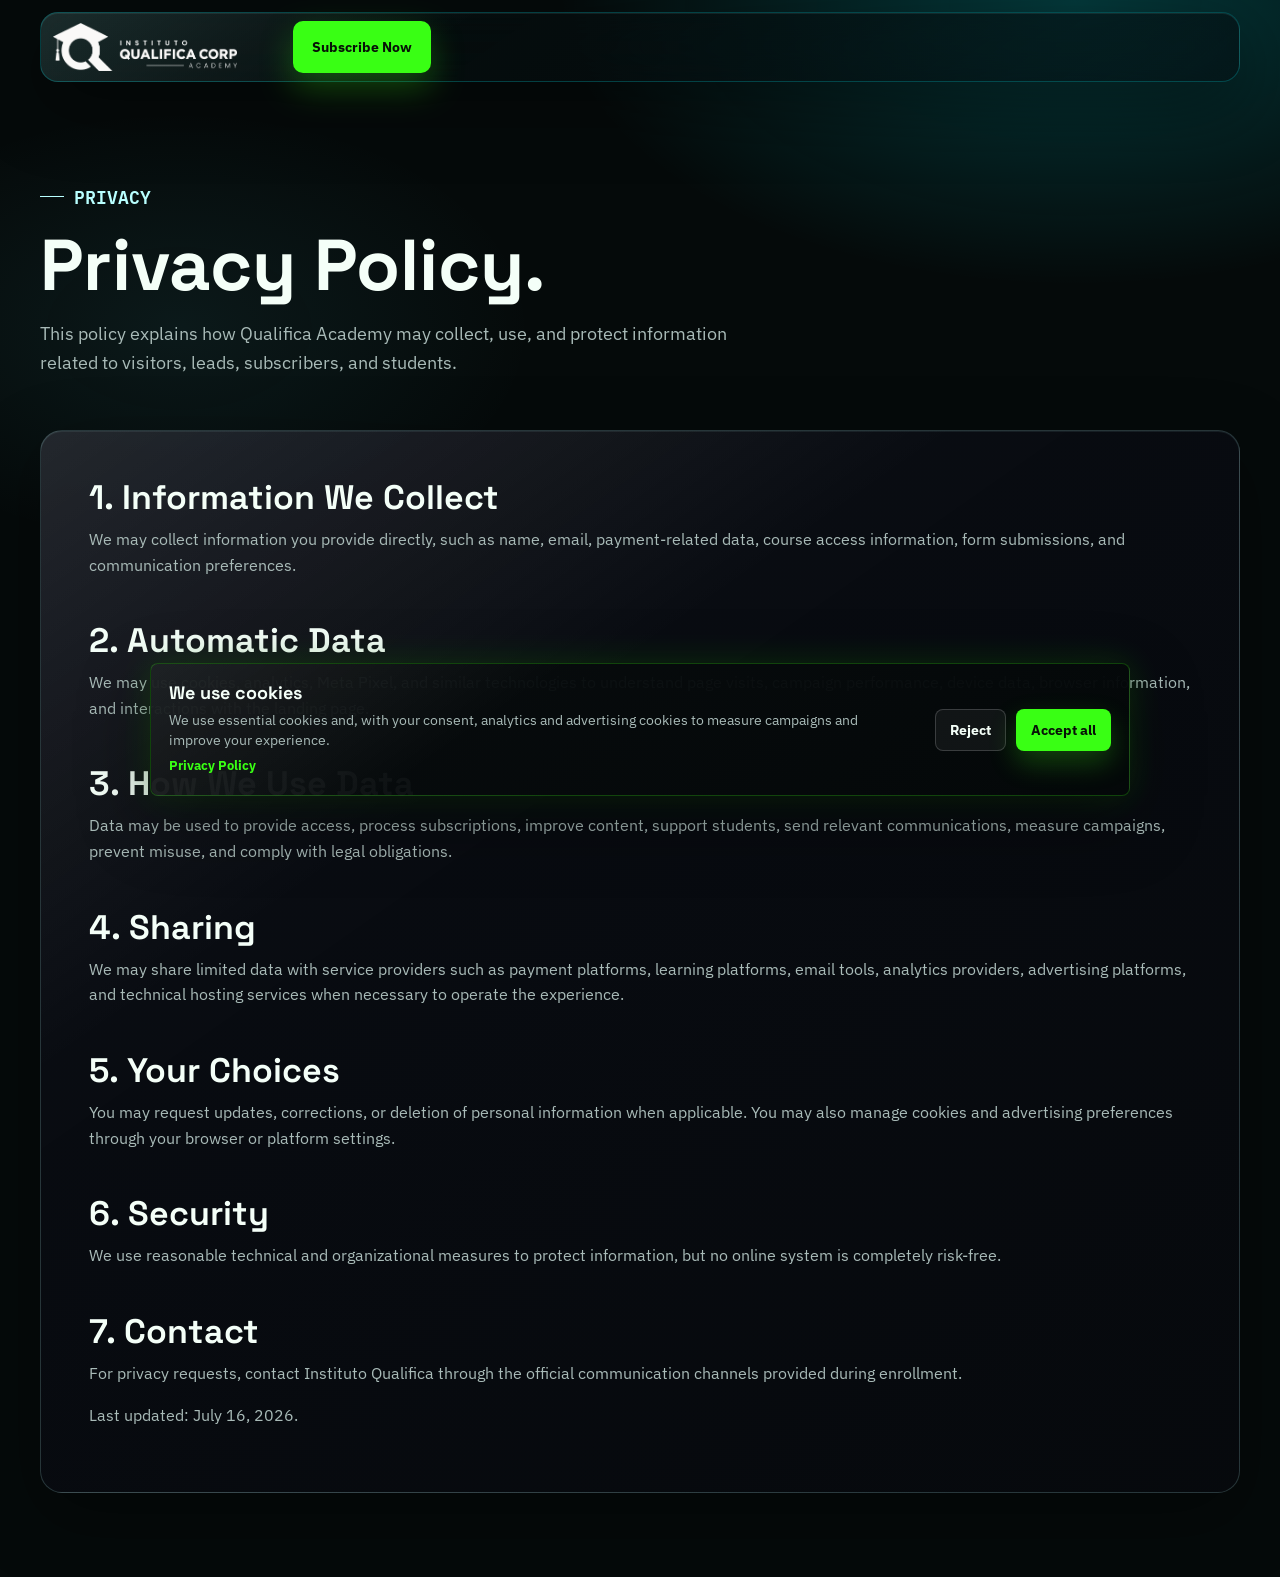
<file: privacy-policy/index.html>
<!DOCTYPE html>
<html lang="en">
<head>
  <meta charset="UTF-8">
  <meta name="viewport" content="width=device-width, initial-scale=1.0">
  <title>Privacy Policy | Qualifica Academy</title>
  <meta name="description" content="Privacy policy for Qualifica Academy and Instituto Qualifica.">
  <meta name="facebook-domain-verification" content="4g8v6wefkqc01nuyonzmwy3awycv3i">
  <link rel="icon" type="image/webp" href="../assets/logos/icon.webp">
  <link rel="apple-touch-icon" href="../assets/logos/icon.webp">
  <link rel="stylesheet" href="../css/lp-styles.css?v=20260824-2">
</head>
<body>
  <header class="site-header" data-theme="dark">
    <nav class="nav-shell" aria-label="Primary navigation">
      <a class="brand" href="../" aria-label="Qualifica Academy home">
        <span class="brand-mark"><img src="../assets/logos/logo-horizontal-white.webp" alt=""><span></span></span>
        <span class="brand-copy">Qualifica <small>Academy</small></span>
      </a>
      <div class="nav-action"><a class="btn btn-small" href="../#plans">Subscribe Now</a></div>
    </nav>
  </header>
  <main class="simple-page">
    <section class="simple-page-hero">
      <div class="container">
        <p class="eyebrow">Privacy</p>
        <h1>Privacy Policy.</h1>
        <p>This policy explains how Qualifica Academy may collect, use, and protect information related to visitors, leads, subscribers, and students.</p>
      </div>
    </section>
    <div class="container">
      <article class="legal-card">
        <section>
          <h2>1. Information We Collect</h2>
          <p>We may collect information you provide directly, such as name, email, payment-related data, course access information, form submissions, and communication preferences.</p>
        </section>
        <section>
          <h2>2. Automatic Data</h2>
          <p>We may use cookies, analytics, Meta Pixel, and similar technologies to understand page visits, campaign performance, device data, browser information, and interactions with the landing page.</p>
        </section>
        <section>
          <h2>3. How We Use Data</h2>
          <p>Data may be used to provide access, process subscriptions, improve content, support students, send relevant communications, measure campaigns, prevent misuse, and comply with legal obligations.</p>
        </section>
        <section>
          <h2>4. Sharing</h2>
          <p>We may share limited data with service providers such as payment platforms, learning platforms, email tools, analytics providers, advertising platforms, and technical hosting services when necessary to operate the experience.</p>
        </section>
        <section>
          <h2>5. Your Choices</h2>
          <p>You may request updates, corrections, or deletion of personal information when applicable. You may also manage cookies and advertising preferences through your browser or platform settings.</p>
        </section>
        <section>
          <h2>6. Security</h2>
          <p>We use reasonable technical and organizational measures to protect information, but no online system is completely risk-free.</p>
        </section>
        <section>
          <h2>7. Contact</h2>
          <p>For privacy requests, contact Instituto Qualifica through the official communication channels provided during enrollment.</p>
          <p>Last updated: July 16, 2026.</p>
        </section>
      </article>
    </div>
  </main>
  <script src="../js/lp-script.js?v=20260824-2"></script>
</body>
</html>
</file>
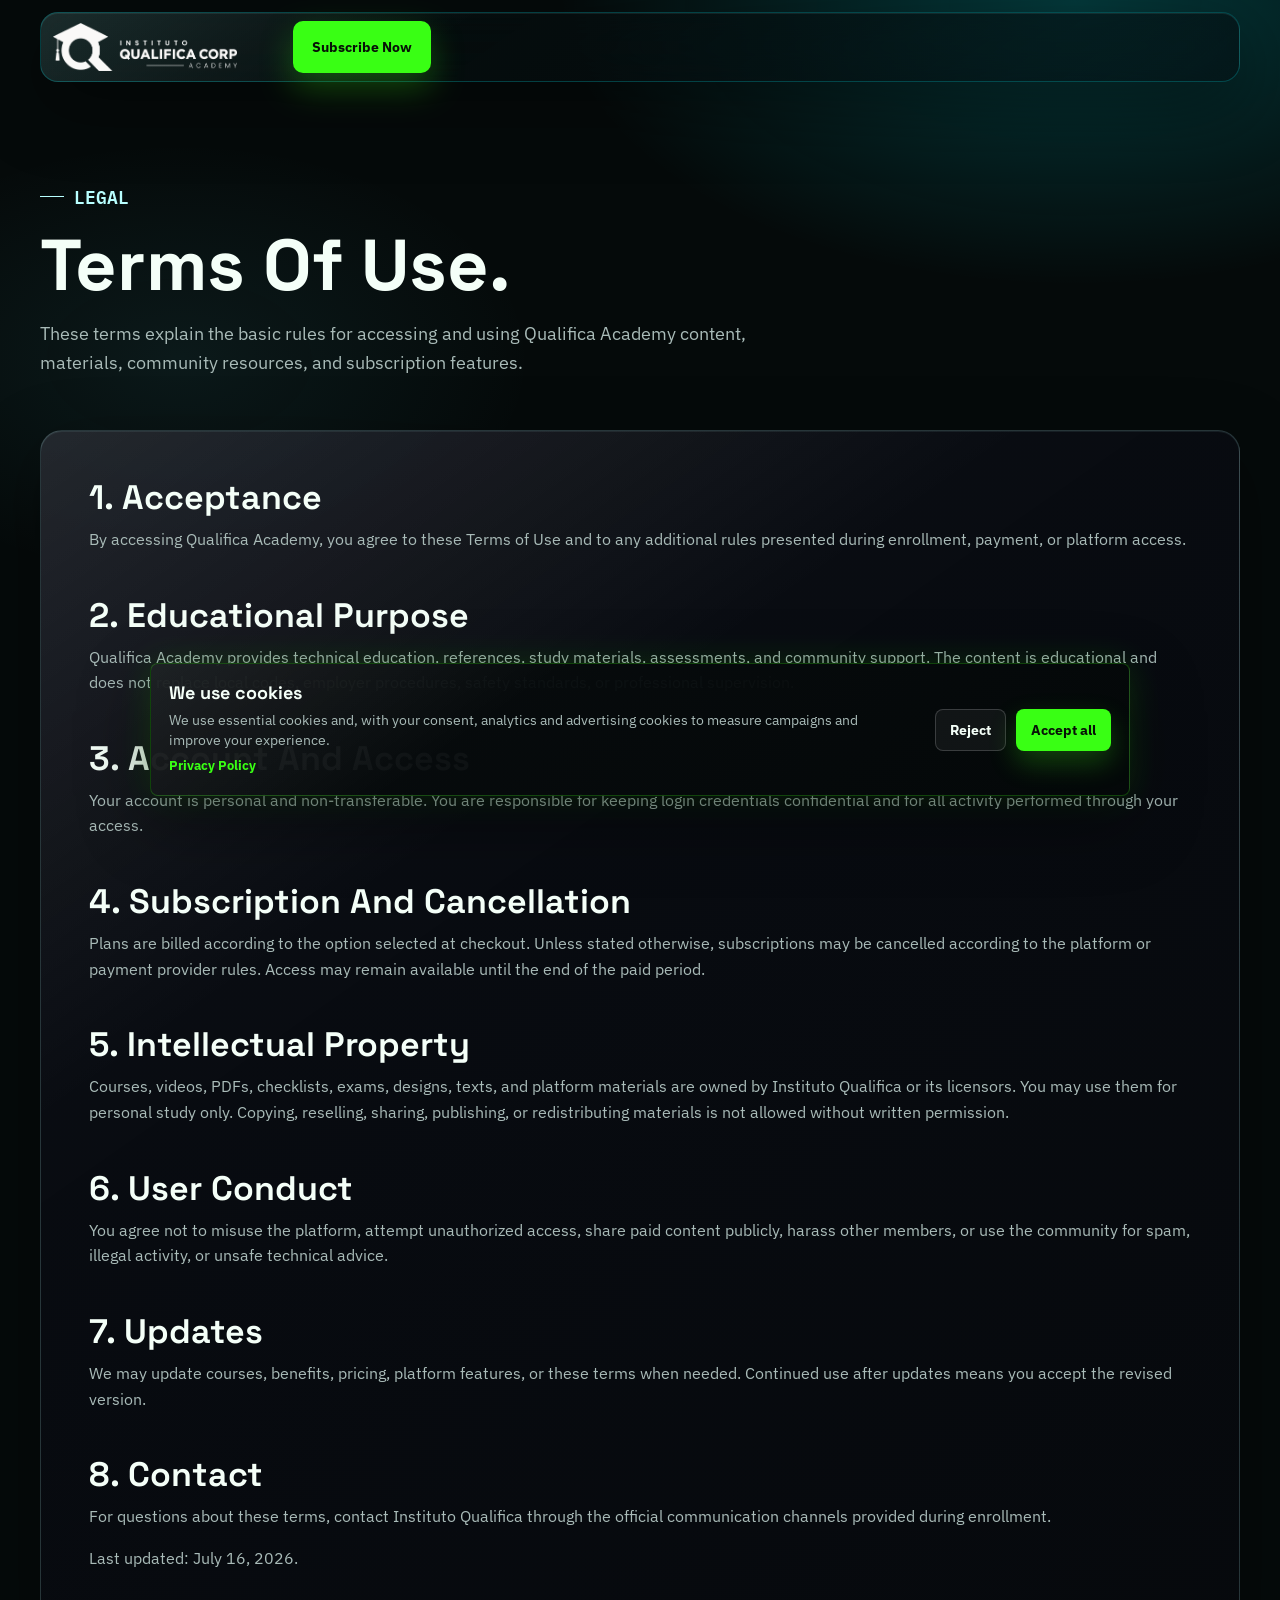
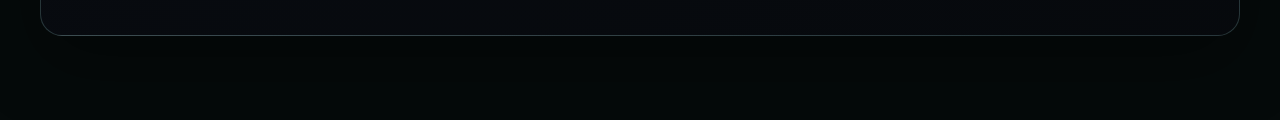
<file: terms-of-use/index.html>
<!DOCTYPE html>
<html lang="en">
<head>
  <meta charset="UTF-8">
  <meta name="viewport" content="width=device-width, initial-scale=1.0">
  <title>Terms of Use | Qualifica Academy</title>
  <meta name="description" content="Terms of use for Qualifica Academy, the subscription platform from Instituto Qualifica.">
  <meta name="facebook-domain-verification" content="4g8v6wefkqc01nuyonzmwy3awycv3i">
  <link rel="icon" type="image/webp" href="../assets/logos/icon.webp">
  <link rel="apple-touch-icon" href="../assets/logos/icon.webp">
  <link rel="stylesheet" href="../css/lp-styles.css?v=20260824-2">
</head>
<body>
  <header class="site-header" data-theme="dark">
    <nav class="nav-shell" aria-label="Primary navigation">
      <a class="brand" href="../" aria-label="Qualifica Academy home">
        <span class="brand-mark"><img src="../assets/logos/logo-horizontal-white.webp" alt=""><span></span></span>
        <span class="brand-copy">Qualifica <small>Academy</small></span>
      </a>
      <div class="nav-action"><a class="btn btn-small" href="../#plans">Subscribe Now</a></div>
    </nav>
  </header>
  <main class="simple-page">
    <section class="simple-page-hero">
      <div class="container">
        <p class="eyebrow">Legal</p>
        <h1>Terms Of Use.</h1>
        <p>These terms explain the basic rules for accessing and using Qualifica Academy content, materials, community resources, and subscription features.</p>
      </div>
    </section>
    <div class="container">
      <article class="legal-card">
        <section>
          <h2>1. Acceptance</h2>
          <p>By accessing Qualifica Academy, you agree to these Terms of Use and to any additional rules presented during enrollment, payment, or platform access.</p>
        </section>
        <section>
          <h2>2. Educational Purpose</h2>
          <p>Qualifica Academy provides technical education, references, study materials, assessments, and community support. The content is educational and does not replace local codes, employer procedures, safety standards, or professional supervision.</p>
        </section>
        <section>
          <h2>3. Account And Access</h2>
          <p>Your account is personal and non-transferable. You are responsible for keeping login credentials confidential and for all activity performed through your access.</p>
        </section>
        <section>
          <h2>4. Subscription And Cancellation</h2>
          <p>Plans are billed according to the option selected at checkout. Unless stated otherwise, subscriptions may be cancelled according to the platform or payment provider rules. Access may remain available until the end of the paid period.</p>
        </section>
        <section>
          <h2>5. Intellectual Property</h2>
          <p>Courses, videos, PDFs, checklists, exams, designs, texts, and platform materials are owned by Instituto Qualifica or its licensors. You may use them for personal study only. Copying, reselling, sharing, publishing, or redistributing materials is not allowed without written permission.</p>
        </section>
        <section>
          <h2>6. User Conduct</h2>
          <p>You agree not to misuse the platform, attempt unauthorized access, share paid content publicly, harass other members, or use the community for spam, illegal activity, or unsafe technical advice.</p>
        </section>
        <section>
          <h2>7. Updates</h2>
          <p>We may update courses, benefits, pricing, platform features, or these terms when needed. Continued use after updates means you accept the revised version.</p>
        </section>
        <section>
          <h2>8. Contact</h2>
          <p>For questions about these terms, contact Instituto Qualifica through the official communication channels provided during enrollment.</p>
          <p>Last updated: July 16, 2026.</p>
        </section>
      </article>
    </div>
  </main>
  <script src="../js/lp-script.js?v=20260824-2"></script>
</body>
</html>
</file>
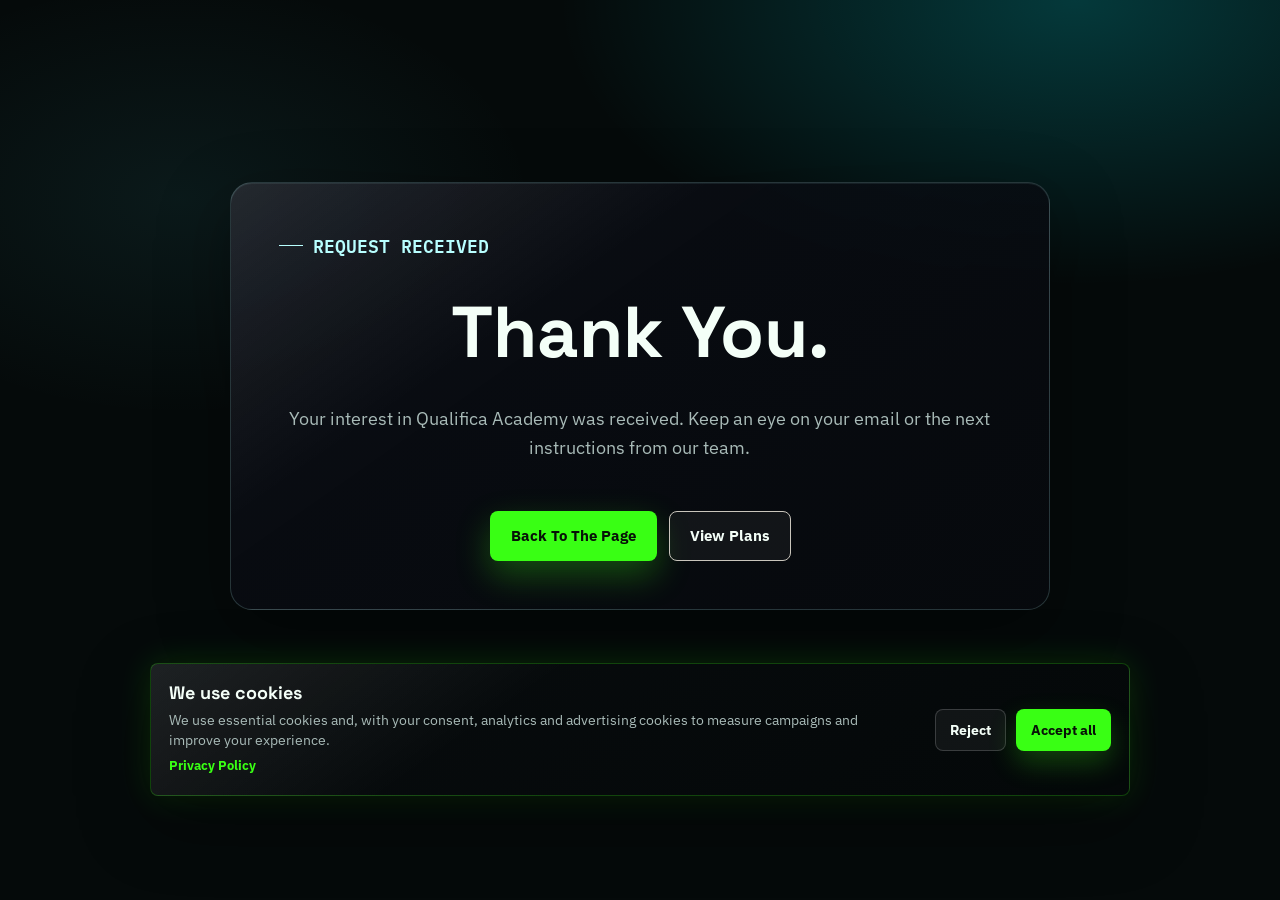
<file: thanks/index.html>
<!DOCTYPE html>
<html lang="en">
<head>
  <meta charset="UTF-8">
  <meta name="viewport" content="width=device-width, initial-scale=1.0">
  <title>Thank You | Qualifica Academy</title>
  <meta name="robots" content="noindex, nofollow">
  <meta name="facebook-domain-verification" content="4g8v6wefkqc01nuyonzmwy3awycv3i">
  <link rel="icon" type="image/webp" href="../assets/logos/icon.webp">
  <link rel="apple-touch-icon" href="../assets/logos/icon.webp">
  <link rel="stylesheet" href="../css/lp-styles.css?v=20260824-2">
</head>
<body>
  <main class="simple-page">
    <section class="simple-page-hero">
      <div class="container">
        <article class="thanks-card">
          <p class="eyebrow">Request received</p>
          <h1>Thank You.</h1>
          <p>Your interest in Qualifica Academy was received. Keep an eye on your email or the next instructions from our team.</p>
          <div class="thanks-actions">
            <a class="btn" href="../">Back To The Page</a>
            <a class="btn btn-secondary" href="../#plans">View Plans</a>
          </div>
        </article>
      </div>
    </section>
  </main>
  <script src="../js/lp-script.js?v=20260824-2"></script>
</body>
</html>
</file>
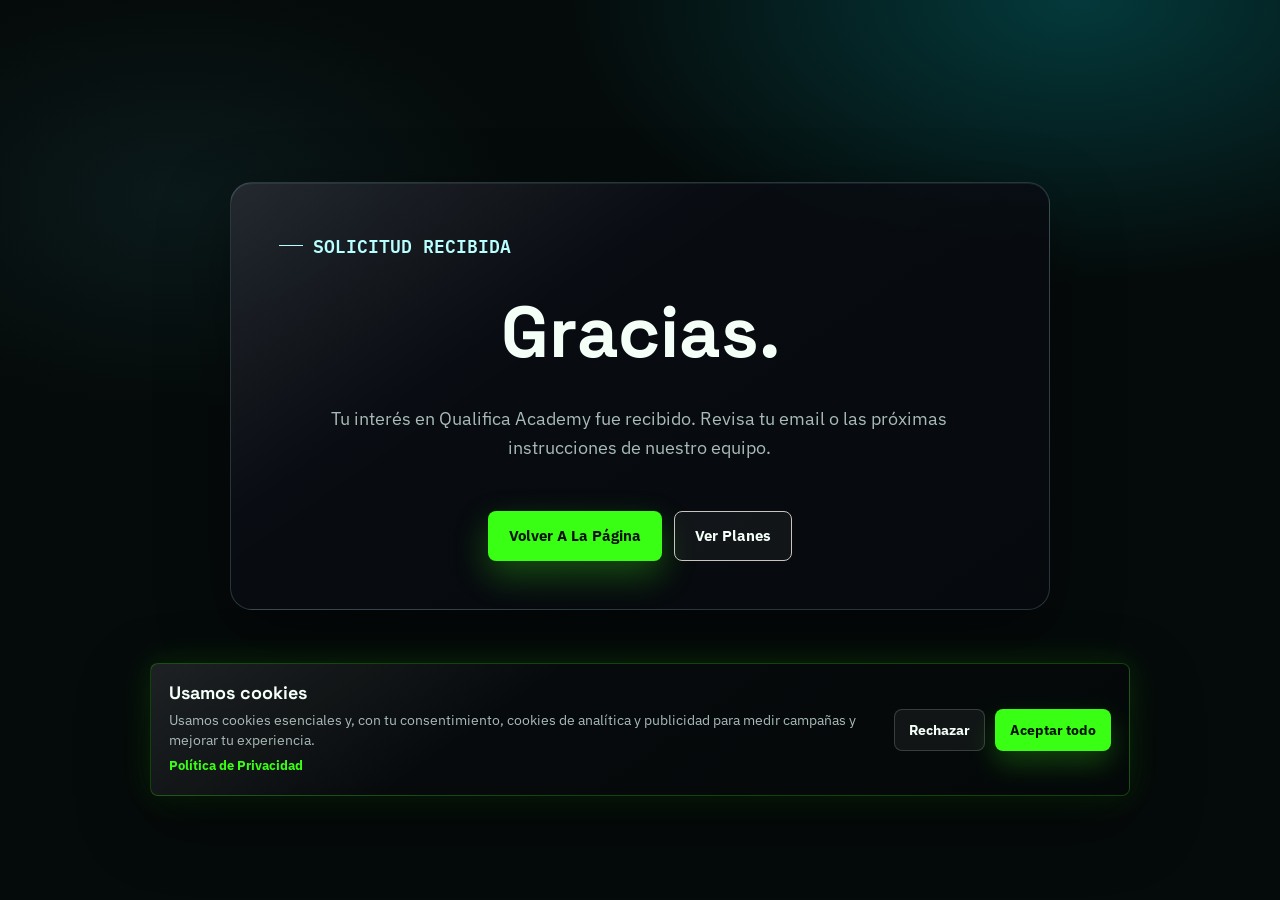
<file: es/gracias/index.html>
<!DOCTYPE html>
<html lang="es">
<head>
  <meta charset="UTF-8">
  <meta name="viewport" content="width=device-width, initial-scale=1.0">
  <title>Gracias | Qualifica Academy</title>
  <meta name="robots" content="noindex, nofollow">
  <meta name="facebook-domain-verification" content="4g8v6wefkqc01nuyonzmwy3awycv3i">
  <link rel="icon" type="image/webp" href="../../assets/logos/icon.webp">
  <link rel="apple-touch-icon" href="../../assets/logos/icon.webp">
  <link rel="stylesheet" href="../../css/lp-styles.css?v=20260824-2">
</head>
<body>
  <main class="simple-page">
    <section class="simple-page-hero">
      <div class="container">
        <article class="thanks-card">
          <p class="eyebrow">Solicitud recibida</p>
          <h1>Gracias.</h1>
          <p>Tu interés en Qualifica Academy fue recibido. Revisa tu email o las próximas instrucciones de nuestro equipo.</p>
          <div class="thanks-actions">
            <a class="btn" href="../">Volver A La Página</a>
            <a class="btn btn-secondary" href="../#plans">Ver Planes</a>
          </div>
        </article>
      </div>
    </section>
  </main>
  <script src="../../js/lp-script.js?v=20260824-2"></script>
</body>
</html>
</file>
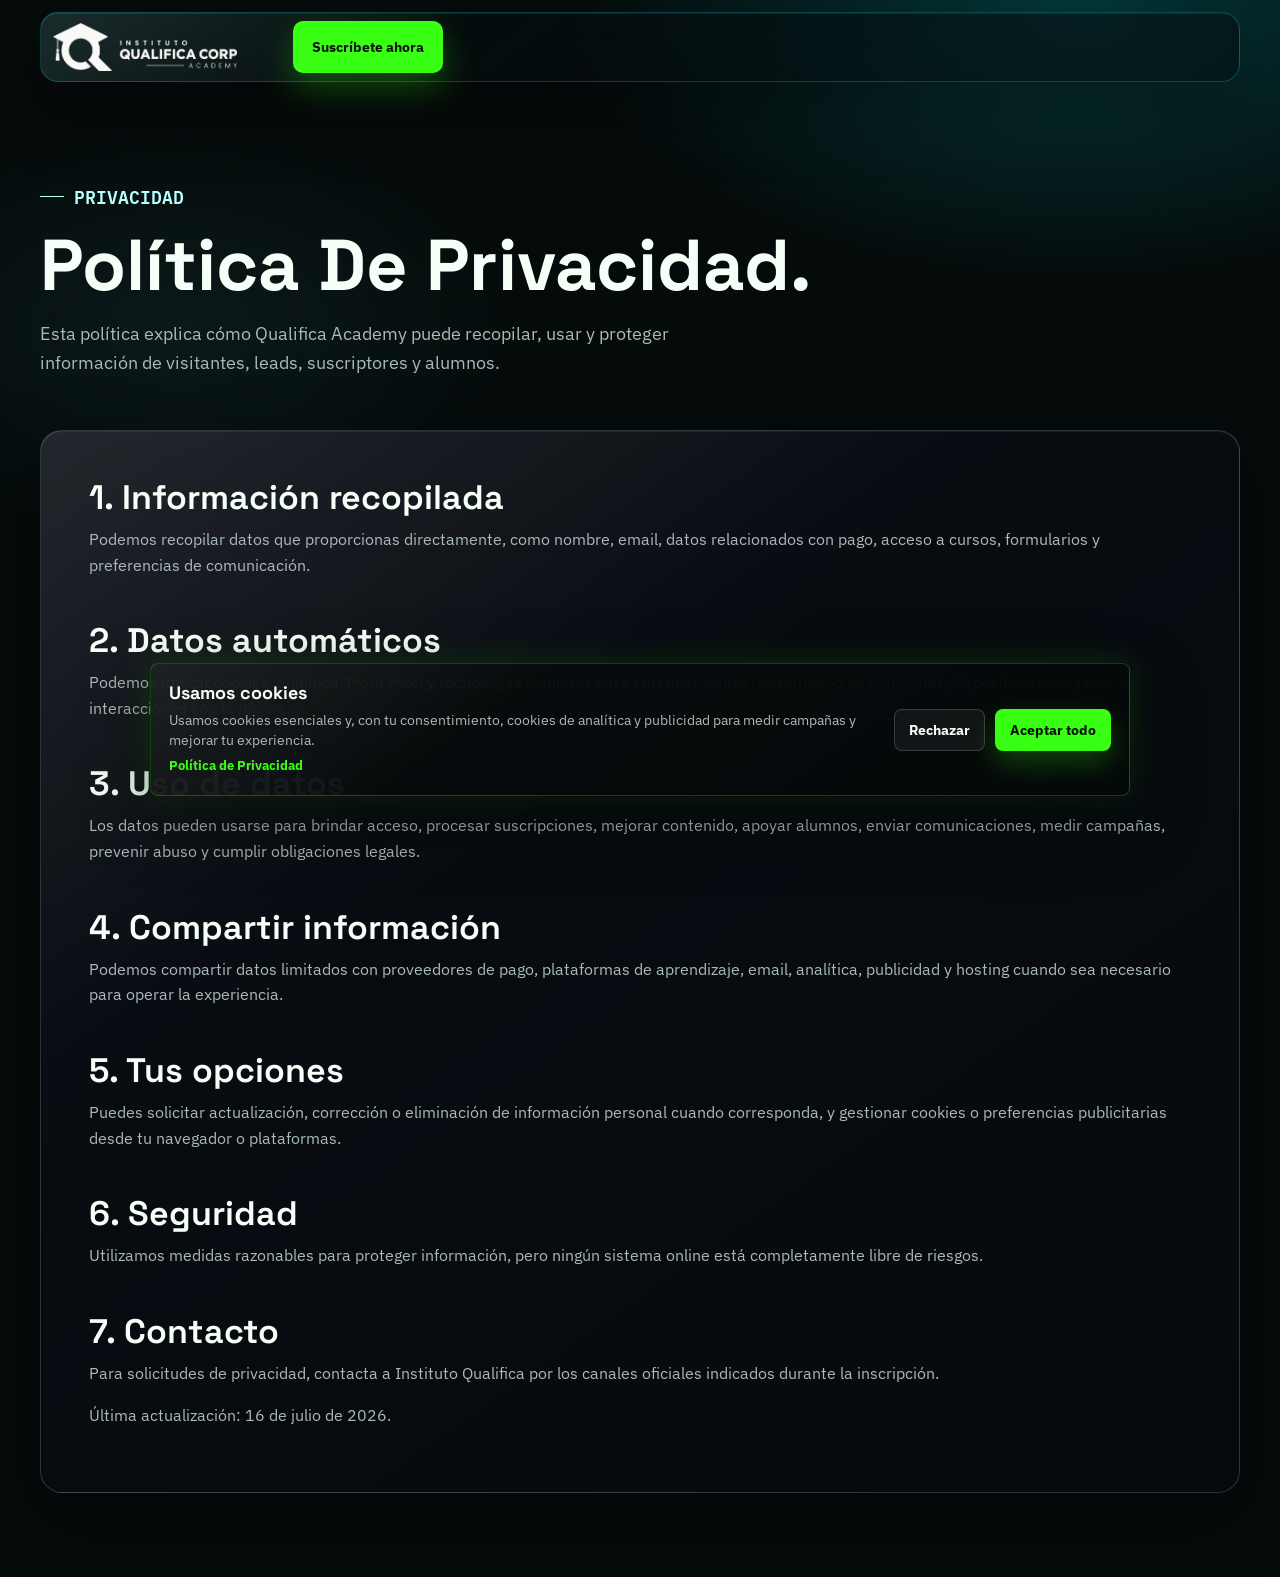
<file: es/politica-de-privacidad/index.html>
<!DOCTYPE html>
<html lang="es">
<head>
  <meta charset="UTF-8">
  <meta name="viewport" content="width=device-width, initial-scale=1.0">
  <title>Política de privacidad | Qualifica Academy</title>
  <meta name="description" content="Política de privacidad de Qualifica Academy e Instituto Qualifica.">
  <meta name="facebook-domain-verification" content="4g8v6wefkqc01nuyonzmwy3awycv3i">
  <link rel="icon" type="image/webp" href="../../assets/logos/icon.webp">
  <link rel="apple-touch-icon" href="../../assets/logos/icon.webp">
  <link rel="stylesheet" href="../../css/lp-styles.css?v=20260824-2">
</head>
<body>
  <header class="site-header" data-theme="dark">
    <nav class="nav-shell" aria-label="Navegación principal">
      <a class="brand" href="../" aria-label="Inicio de Qualifica Academy">
        <span class="brand-mark"><img src="../../assets/logos/logo-horizontal-white.webp" alt=""><span></span></span>
        <span class="brand-copy">Qualifica <small>Academy</small></span>
      </a>
      <div class="nav-action"><a class="btn btn-small" href="../#plans">Suscríbete ahora</a></div>
    </nav>
  </header>
  <main class="simple-page">
    <section class="simple-page-hero">
      <div class="container">
        <p class="eyebrow">Privacidad</p>
        <h1>Política De Privacidad.</h1>
        <p>Esta política explica cómo Qualifica Academy puede recopilar, usar y proteger información de visitantes, leads, suscriptores y alumnos.</p>
      </div>
    </section>
    <div class="container">
      <article class="legal-card">
        <section><h2>1. Información recopilada</h2><p>Podemos recopilar datos que proporcionas directamente, como nombre, email, datos relacionados con pago, acceso a cursos, formularios y preferencias de comunicación.</p></section>
        <section><h2>2. Datos automáticos</h2><p>Podemos utilizar cookies, analítica, Meta Pixel y tecnologías similares para entender visitas, desempeño de campañas, dispositivo, navegador e interacciones con la página.</p></section>
        <section><h2>3. Uso de datos</h2><p>Los datos pueden usarse para brindar acceso, procesar suscripciones, mejorar contenido, apoyar alumnos, enviar comunicaciones, medir campañas, prevenir abuso y cumplir obligaciones legales.</p></section>
        <section><h2>4. Compartir información</h2><p>Podemos compartir datos limitados con proveedores de pago, plataformas de aprendizaje, email, analítica, publicidad y hosting cuando sea necesario para operar la experiencia.</p></section>
        <section><h2>5. Tus opciones</h2><p>Puedes solicitar actualización, corrección o eliminación de información personal cuando corresponda, y gestionar cookies o preferencias publicitarias desde tu navegador o plataformas.</p></section>
        <section><h2>6. Seguridad</h2><p>Utilizamos medidas razonables para proteger información, pero ningún sistema online está completamente libre de riesgos.</p></section>
        <section><h2>7. Contacto</h2><p>Para solicitudes de privacidad, contacta a Instituto Qualifica por los canales oficiales indicados durante la inscripción.</p><p>Última actualización: 16 de julio de 2026.</p></section>
      </article>
    </div>
  </main>
  <script src="../../js/lp-script.js?v=20260824-2"></script>
</body>
</html>
</file>
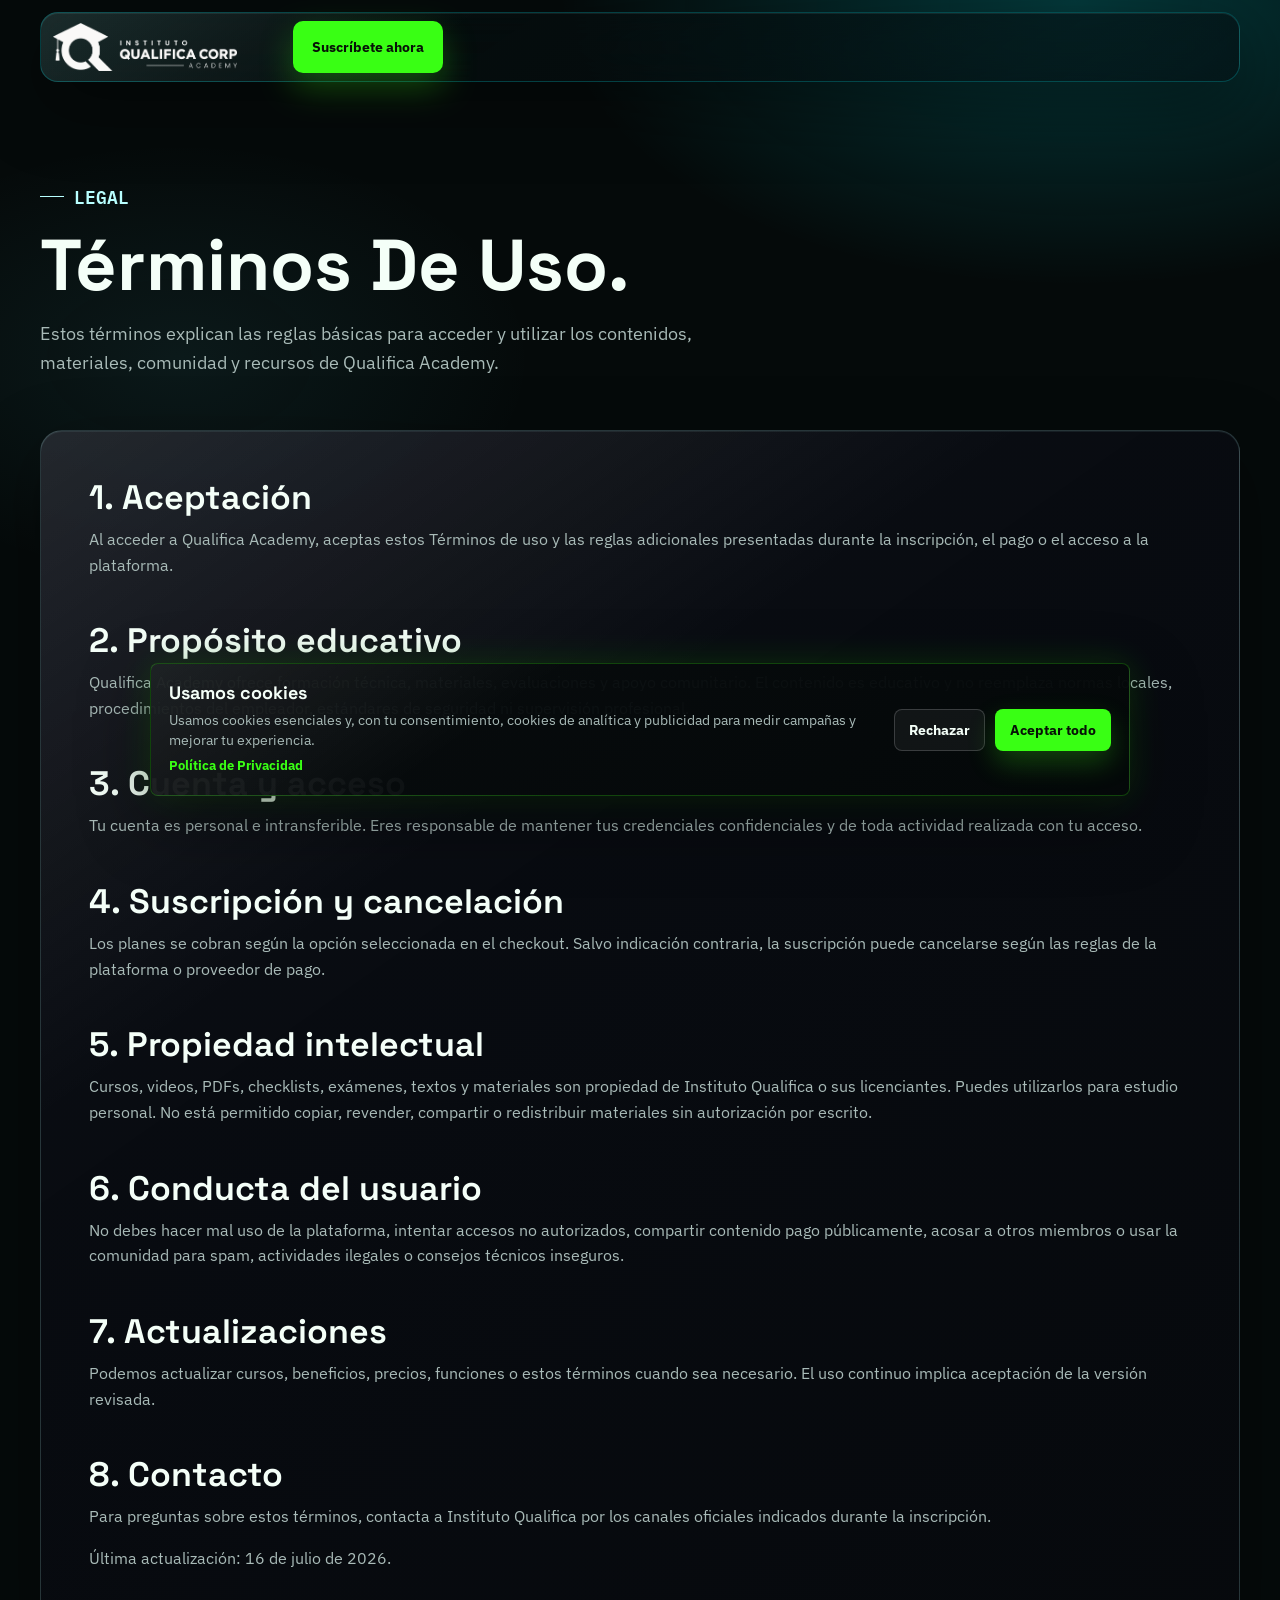
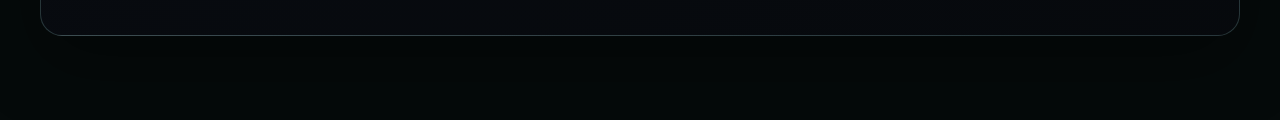
<file: es/terminos-de-uso/index.html>
<!DOCTYPE html>
<html lang="es">
<head>
  <meta charset="UTF-8">
  <meta name="viewport" content="width=device-width, initial-scale=1.0">
  <title>Términos de uso | Qualifica Academy</title>
  <meta name="description" content="Términos de uso de Qualifica Academy, la plataforma de suscripción de Instituto Qualifica.">
  <meta name="facebook-domain-verification" content="4g8v6wefkqc01nuyonzmwy3awycv3i">
  <link rel="icon" type="image/webp" href="../../assets/logos/icon.webp">
  <link rel="apple-touch-icon" href="../../assets/logos/icon.webp">
  <link rel="stylesheet" href="../../css/lp-styles.css?v=20260824-2">
</head>
<body>
  <header class="site-header" data-theme="dark">
    <nav class="nav-shell" aria-label="Navegación principal">
      <a class="brand" href="../" aria-label="Inicio de Qualifica Academy">
        <span class="brand-mark"><img src="../../assets/logos/logo-horizontal-white.webp" alt=""><span></span></span>
        <span class="brand-copy">Qualifica <small>Academy</small></span>
      </a>
      <div class="nav-action"><a class="btn btn-small" href="../#plans">Suscríbete ahora</a></div>
    </nav>
  </header>
  <main class="simple-page">
    <section class="simple-page-hero">
      <div class="container">
        <p class="eyebrow">Legal</p>
        <h1>Términos De Uso.</h1>
        <p>Estos términos explican las reglas básicas para acceder y utilizar los contenidos, materiales, comunidad y recursos de Qualifica Academy.</p>
      </div>
    </section>
    <div class="container">
      <article class="legal-card">
        <section><h2>1. Aceptación</h2><p>Al acceder a Qualifica Academy, aceptas estos Términos de uso y las reglas adicionales presentadas durante la inscripción, el pago o el acceso a la plataforma.</p></section>
        <section><h2>2. Propósito educativo</h2><p>Qualifica Academy ofrece formación técnica, materiales, evaluaciones y apoyo comunitario. El contenido es educativo y no reemplaza normas locales, procedimientos del empleador, estándares de seguridad ni supervisión profesional.</p></section>
        <section><h2>3. Cuenta y acceso</h2><p>Tu cuenta es personal e intransferible. Eres responsable de mantener tus credenciales confidenciales y de toda actividad realizada con tu acceso.</p></section>
        <section><h2>4. Suscripción y cancelación</h2><p>Los planes se cobran según la opción seleccionada en el checkout. Salvo indicación contraria, la suscripción puede cancelarse según las reglas de la plataforma o proveedor de pago.</p></section>
        <section><h2>5. Propiedad intelectual</h2><p>Cursos, videos, PDFs, checklists, exámenes, textos y materiales son propiedad de Instituto Qualifica o sus licenciantes. Puedes utilizarlos para estudio personal. No está permitido copiar, revender, compartir o redistribuir materiales sin autorización por escrito.</p></section>
        <section><h2>6. Conducta del usuario</h2><p>No debes hacer mal uso de la plataforma, intentar accesos no autorizados, compartir contenido pago públicamente, acosar a otros miembros o usar la comunidad para spam, actividades ilegales o consejos técnicos inseguros.</p></section>
        <section><h2>7. Actualizaciones</h2><p>Podemos actualizar cursos, beneficios, precios, funciones o estos términos cuando sea necesario. El uso continuo implica aceptación de la versión revisada.</p></section>
        <section><h2>8. Contacto</h2><p>Para preguntas sobre estos términos, contacta a Instituto Qualifica por los canales oficiales indicados durante la inscripción.</p><p>Última actualización: 16 de julio de 2026.</p></section>
      </article>
    </div>
  </main>
  <script src="../../js/lp-script.js?v=20260824-2"></script>
</body>
</html>
</file>
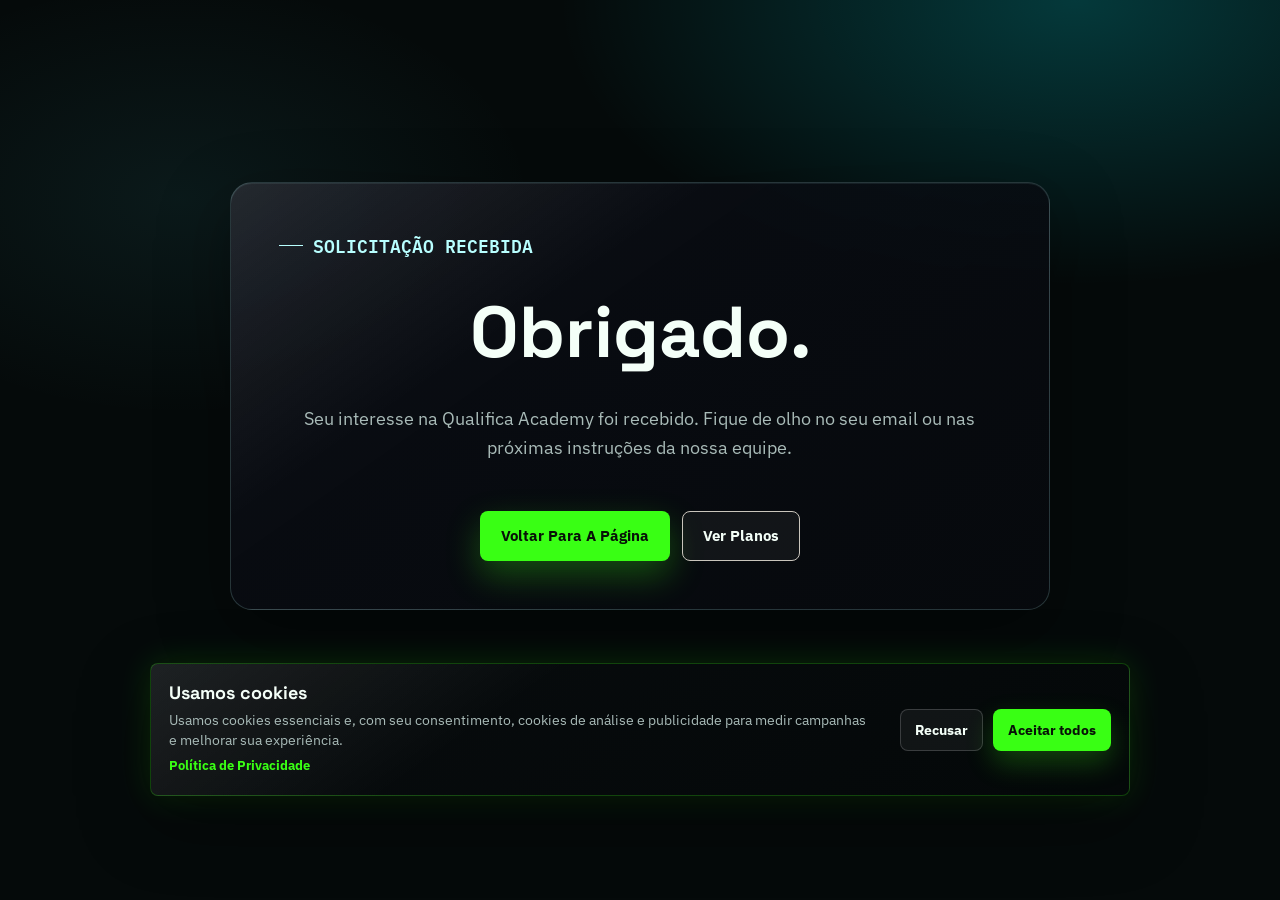
<file: pt-br/obrigado/index.html>
<!DOCTYPE html>
<html lang="pt-BR">
<head>
  <meta charset="UTF-8">
  <meta name="viewport" content="width=device-width, initial-scale=1.0">
  <title>Obrigado | Qualifica Academy</title>
  <meta name="robots" content="noindex, nofollow">
  <meta name="facebook-domain-verification" content="4g8v6wefkqc01nuyonzmwy3awycv3i">
  <link rel="icon" type="image/webp" href="../../assets/logos/icon.webp">
  <link rel="apple-touch-icon" href="../../assets/logos/icon.webp">
  <link rel="stylesheet" href="../../css/lp-styles.css?v=20260824-2">
</head>
<body>
  <main class="simple-page">
    <section class="simple-page-hero">
      <div class="container">
        <article class="thanks-card">
          <p class="eyebrow">Solicitação recebida</p>
          <h1>Obrigado.</h1>
          <p>Seu interesse na Qualifica Academy foi recebido. Fique de olho no seu email ou nas próximas instruções da nossa equipe.</p>
          <div class="thanks-actions">
            <a class="btn" href="../">Voltar Para A Página</a>
            <a class="btn btn-secondary" href="../#plans">Ver Planos</a>
          </div>
        </article>
      </div>
    </section>
  </main>
  <script src="../../js/lp-script.js?v=20260824-2"></script>
</body>
</html>
</file>
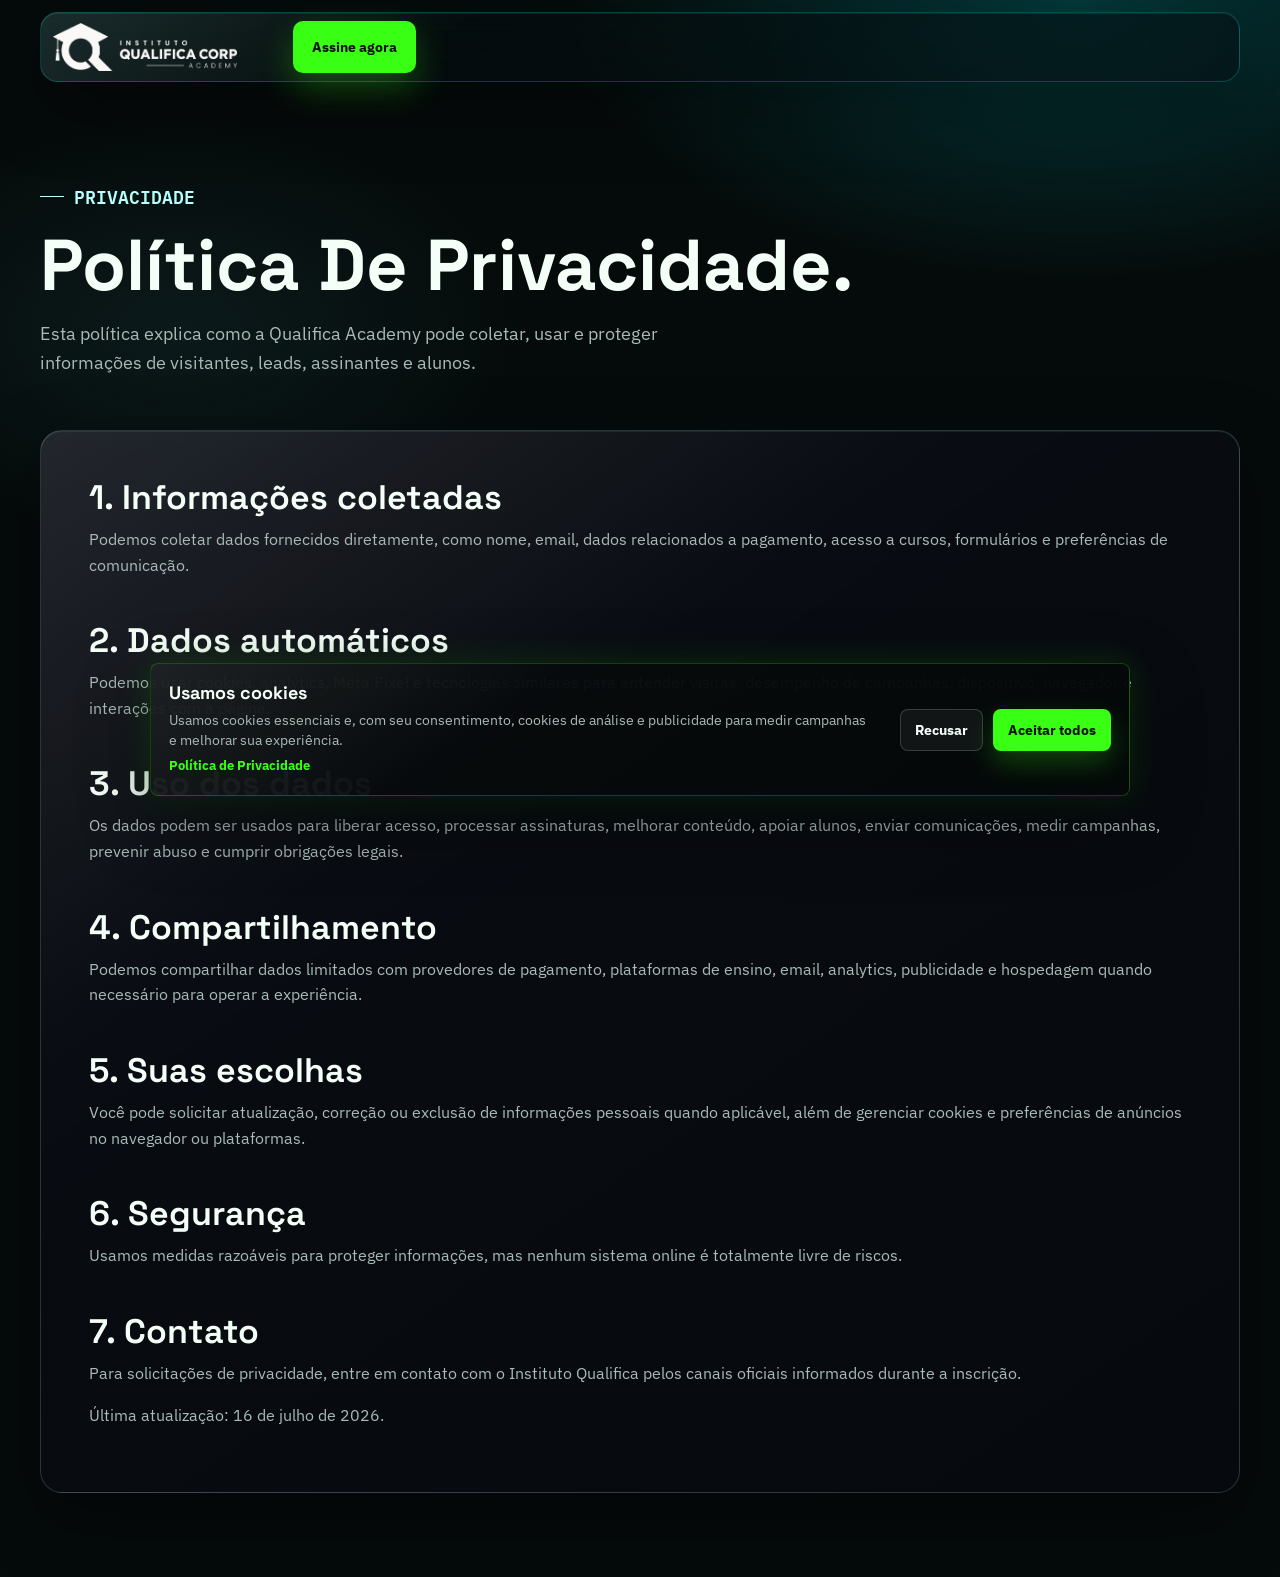
<file: pt-br/politica-de-privacidade/index.html>
<!DOCTYPE html>
<html lang="pt-BR">
<head>
  <meta charset="UTF-8">
  <meta name="viewport" content="width=device-width, initial-scale=1.0">
  <title>Política de privacidade | Qualifica Academy</title>
  <meta name="description" content="Política de privacidade da Qualifica Academy e do Instituto Qualifica.">
  <meta name="facebook-domain-verification" content="4g8v6wefkqc01nuyonzmwy3awycv3i">
  <link rel="icon" type="image/webp" href="../../assets/logos/icon.webp">
  <link rel="apple-touch-icon" href="../../assets/logos/icon.webp">
  <link rel="stylesheet" href="../../css/lp-styles.css?v=20260824-2">
</head>
<body>
  <header class="site-header" data-theme="dark">
    <nav class="nav-shell" aria-label="Navegação principal">
      <a class="brand" href="../" aria-label="Início da Qualifica Academy">
        <span class="brand-mark"><img src="../../assets/logos/logo-horizontal-white.webp" alt=""><span></span></span>
        <span class="brand-copy">Qualifica <small>Academy</small></span>
      </a>
      <div class="nav-action"><a class="btn btn-small" href="../#plans">Assine agora</a></div>
    </nav>
  </header>
  <main class="simple-page">
    <section class="simple-page-hero">
      <div class="container">
        <p class="eyebrow">Privacidade</p>
        <h1>Política De Privacidade.</h1>
        <p>Esta política explica como a Qualifica Academy pode coletar, usar e proteger informações de visitantes, leads, assinantes e alunos.</p>
      </div>
    </section>
    <div class="container">
      <article class="legal-card">
        <section><h2>1. Informações coletadas</h2><p>Podemos coletar dados fornecidos diretamente, como nome, email, dados relacionados a pagamento, acesso a cursos, formulários e preferências de comunicação.</p></section>
        <section><h2>2. Dados automáticos</h2><p>Podemos usar cookies, analytics, Meta Pixel e tecnologias similares para entender visitas, desempenho de campanhas, dispositivo, navegador e interações com a página.</p></section>
        <section><h2>3. Uso dos dados</h2><p>Os dados podem ser usados para liberar acesso, processar assinaturas, melhorar conteúdo, apoiar alunos, enviar comunicações, medir campanhas, prevenir abuso e cumprir obrigações legais.</p></section>
        <section><h2>4. Compartilhamento</h2><p>Podemos compartilhar dados limitados com provedores de pagamento, plataformas de ensino, email, analytics, publicidade e hospedagem quando necessário para operar a experiência.</p></section>
        <section><h2>5. Suas escolhas</h2><p>Você pode solicitar atualização, correção ou exclusão de informações pessoais quando aplicável, além de gerenciar cookies e preferências de anúncios no navegador ou plataformas.</p></section>
        <section><h2>6. Segurança</h2><p>Usamos medidas razoáveis para proteger informações, mas nenhum sistema online é totalmente livre de riscos.</p></section>
        <section><h2>7. Contato</h2><p>Para solicitações de privacidade, entre em contato com o Instituto Qualifica pelos canais oficiais informados durante a inscrição.</p><p>Última atualização: 16 de julho de 2026.</p></section>
      </article>
    </div>
  </main>
  <script src="../../js/lp-script.js?v=20260824-2"></script>
</body>
</html>
</file>
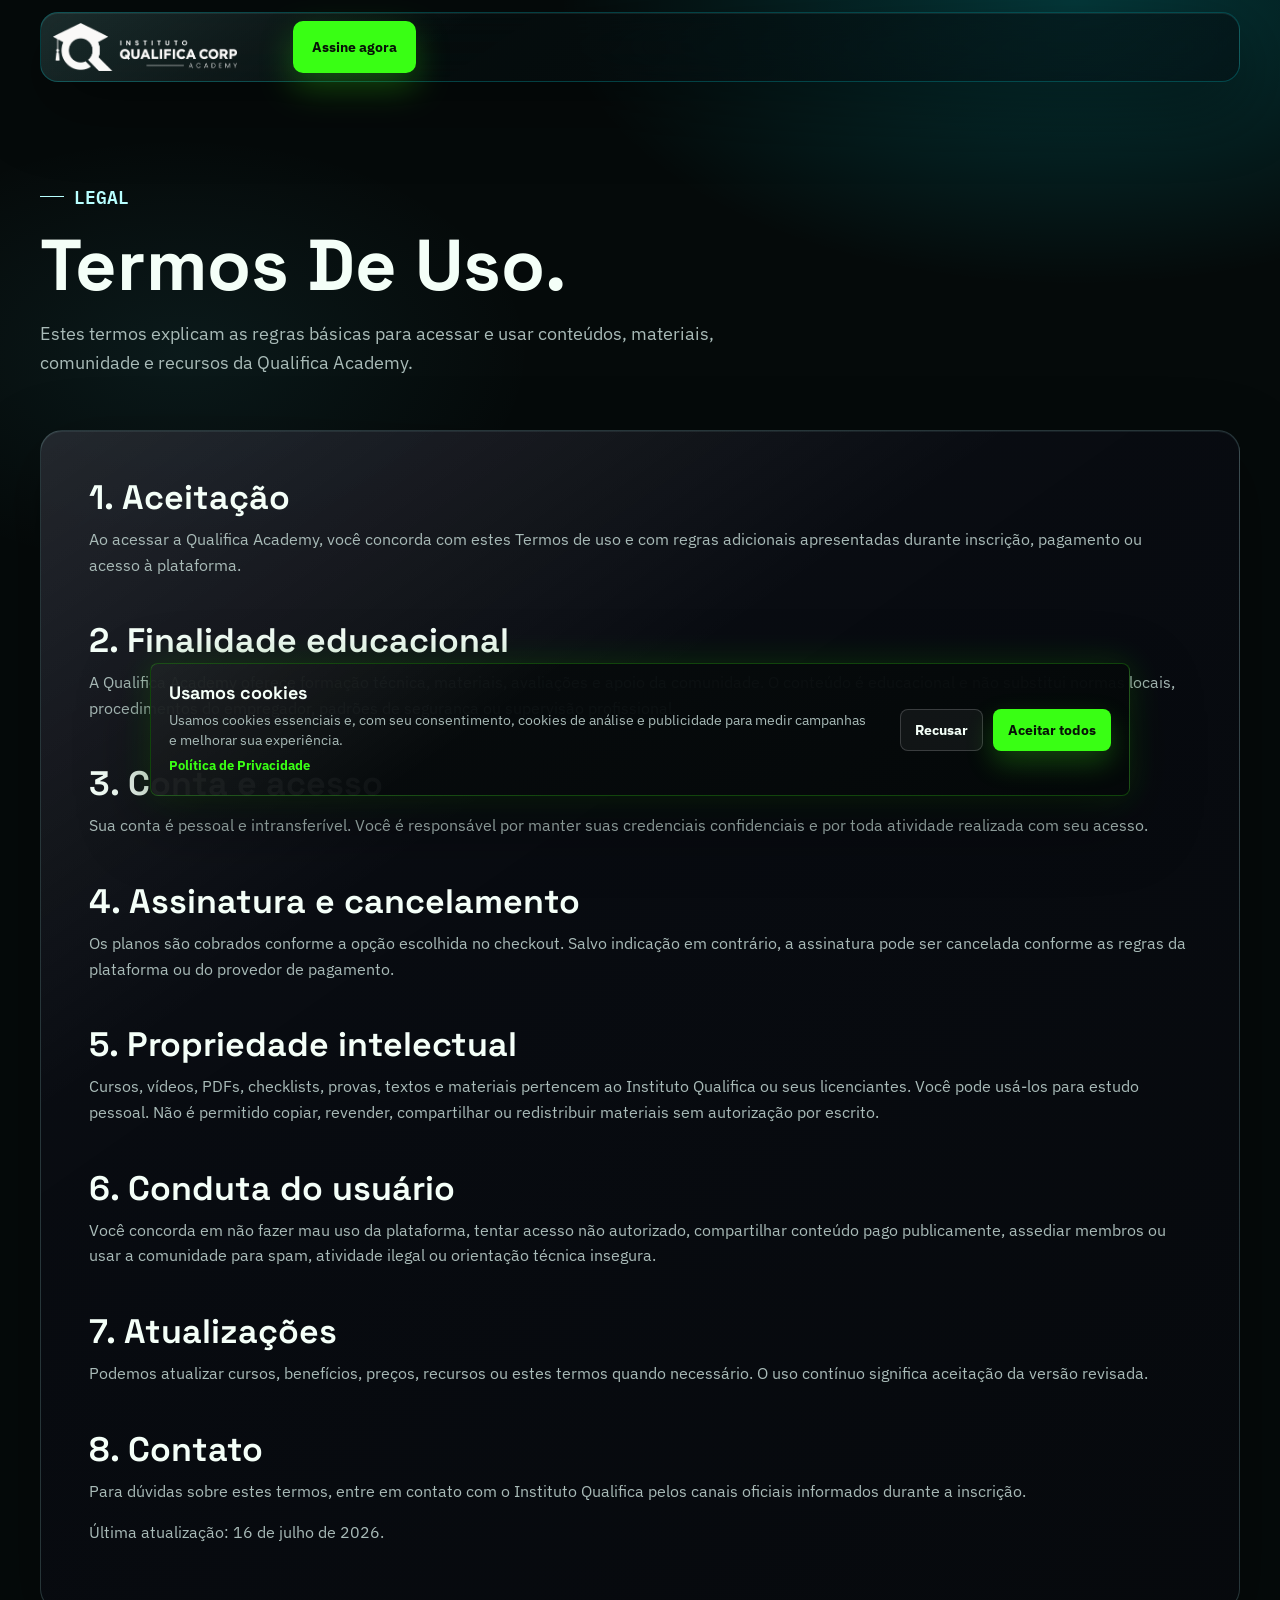
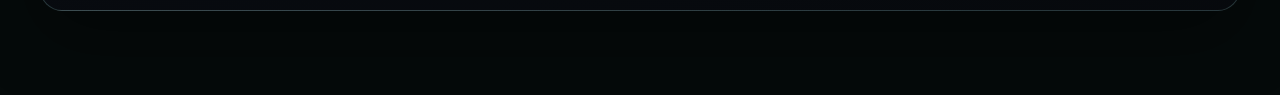
<file: pt-br/termos-de-uso/index.html>
<!DOCTYPE html>
<html lang="pt-BR">
<head>
  <meta charset="UTF-8">
  <meta name="viewport" content="width=device-width, initial-scale=1.0">
  <title>Termos de uso | Qualifica Academy</title>
  <meta name="description" content="Termos de uso da Qualifica Academy, plataforma de assinatura do Instituto Qualifica.">
  <meta name="facebook-domain-verification" content="4g8v6wefkqc01nuyonzmwy3awycv3i">
  <link rel="icon" type="image/webp" href="../../assets/logos/icon.webp">
  <link rel="apple-touch-icon" href="../../assets/logos/icon.webp">
  <link rel="stylesheet" href="../../css/lp-styles.css?v=20260824-2">
</head>
<body>
  <header class="site-header" data-theme="dark">
    <nav class="nav-shell" aria-label="Navegação principal">
      <a class="brand" href="../" aria-label="Início da Qualifica Academy">
        <span class="brand-mark"><img src="../../assets/logos/logo-horizontal-white.webp" alt=""><span></span></span>
        <span class="brand-copy">Qualifica <small>Academy</small></span>
      </a>
      <div class="nav-action"><a class="btn btn-small" href="../#plans">Assine agora</a></div>
    </nav>
  </header>
  <main class="simple-page">
    <section class="simple-page-hero">
      <div class="container">
        <p class="eyebrow">Legal</p>
        <h1>Termos De Uso.</h1>
        <p>Estes termos explicam as regras básicas para acessar e usar conteúdos, materiais, comunidade e recursos da Qualifica Academy.</p>
      </div>
    </section>
    <div class="container">
      <article class="legal-card">
        <section><h2>1. Aceitação</h2><p>Ao acessar a Qualifica Academy, você concorda com estes Termos de uso e com regras adicionais apresentadas durante inscrição, pagamento ou acesso à plataforma.</p></section>
        <section><h2>2. Finalidade educacional</h2><p>A Qualifica Academy oferece formação técnica, materiais, avaliações e apoio da comunidade. O conteúdo é educacional e não substitui normas locais, procedimentos do empregador, padrões de segurança ou supervisão profissional.</p></section>
        <section><h2>3. Conta e acesso</h2><p>Sua conta é pessoal e intransferível. Você é responsável por manter suas credenciais confidenciais e por toda atividade realizada com seu acesso.</p></section>
        <section><h2>4. Assinatura e cancelamento</h2><p>Os planos são cobrados conforme a opção escolhida no checkout. Salvo indicação em contrário, a assinatura pode ser cancelada conforme as regras da plataforma ou do provedor de pagamento.</p></section>
        <section><h2>5. Propriedade intelectual</h2><p>Cursos, vídeos, PDFs, checklists, provas, textos e materiais pertencem ao Instituto Qualifica ou seus licenciantes. Você pode usá-los para estudo pessoal. Não é permitido copiar, revender, compartilhar ou redistribuir materiais sem autorização por escrito.</p></section>
        <section><h2>6. Conduta do usuário</h2><p>Você concorda em não fazer mau uso da plataforma, tentar acesso não autorizado, compartilhar conteúdo pago publicamente, assediar membros ou usar a comunidade para spam, atividade ilegal ou orientação técnica insegura.</p></section>
        <section><h2>7. Atualizações</h2><p>Podemos atualizar cursos, benefícios, preços, recursos ou estes termos quando necessário. O uso contínuo significa aceitação da versão revisada.</p></section>
        <section><h2>8. Contato</h2><p>Para dúvidas sobre estes termos, entre em contato com o Instituto Qualifica pelos canais oficiais informados durante a inscrição.</p><p>Última atualização: 16 de julho de 2026.</p></section>
      </article>
    </div>
  </main>
  <script src="../../js/lp-script.js?v=20260824-2"></script>
</body>
</html>
</file>
<file: css/lp-styles.css>
﻿@import "../Design System/styles.css";

:root {
  --signal-300: #B8FFFF;
  --signal-400: #14FFE9;
  --signal-500: #00F5FF;
  --signal-600: #00C8D8;
  --signal-700: #77FFFF;
  --accent: #39FF14;
  --accent-strong: #64ff45;
  --accent-text: var(--signal-400);
  --surface-flood: var(--signal-500);
  --text-on-accent: #071207;
  --text-on-flood: var(--fog-100);
  --focus-ring: var(--pulse-400);
  --glass-bg: rgba(12, 15, 24, 0.48);
  --glass-bg-strong: rgba(12, 15, 24, 0.68);
  --glass-bg-soft: rgba(255, 255, 255, 0.06);
  --glass-border: rgba(184, 255, 255, 0.18);
  --glass-border-strong: rgba(184, 255, 255, 0.28);
  --glass-highlight: rgba(255, 255, 255, 0.14);
  --glass-shadow: 0 24px 70px rgba(0, 0, 0, 0.32), inset 0 1px 0 rgba(255, 255, 255, 0.08);
}

[data-theme="dark"] {
  --accent: #39FF14;
  --accent-strong: #64ff45;
  --text-on-accent: #071207;
}

*,
*::before,
*::after {
  box-sizing: border-box;
}

html {
  scroll-behavior: smooth;
}

body {
  margin: 0;
  background: var(--void-900);
  color: var(--fog-100);
  font-family: var(--font-body);
  font-size: 16px;
  line-height: 1.6;
}

img {
  display: block;
  max-width: 100%;
}

a {
  color: inherit;
}

button,
a {
  -webkit-tap-highlight-color: transparent;
}

:focus-visible {
  outline: 2px solid var(--focus-ring);
  outline-offset: 3px;
}

.skip-link {
  position: fixed;
  top: 12px;
  left: 12px;
  z-index: 999;
  transform: translateY(-140%);
  border-radius: 8px;
  background: var(--void-800);
  color: var(--fog-100);
  padding: 10px 14px;
  font-weight: 600;
  text-decoration: none;
  transition: transform 160ms var(--ease-out);
}

.skip-link:focus {
  transform: translateY(0);
}

.container,
.nav-shell,
.hero-grid {
  width: min(1200px, calc(100% - 40px));
  margin: 0 auto;
}

.section-dark {
  background: var(--void-900);
  color: var(--fog-100);
}

.section-light {
  background: var(--void-900);
  color: var(--fog-100);
}

section {
  scroll-margin-top: 92px;
  padding: 84px 0;
}

h1,
h2,
h3,
p {
  margin-top: 0;
}

h1,
h2,
h3 {
  font-family: var(--font-display);
  letter-spacing: 0;
  text-transform: none;
}

h1 {
  max-width: 760px;
  margin-bottom: 24px;
  font-size: 52px;
  font-weight: 700;
  line-height: 1.02;
}

h2 {
  margin-bottom: 18px;
  font-size: 40px;
  font-weight: 650;
  line-height: 1.12;
}

h3 {
  margin-bottom: 8px;
  font-size: 20px;
  font-weight: 650;
  line-height: 1.25;
}

.lead {
  max-width: 640px;
  color: var(--fog-300);
  font-size: 19px;
  line-height: 1.58;
}

.eyebrow {
  display: flex;
  align-items: center;
  gap: 10px;
  margin-bottom: 18px;
  color: var(--accent-text);
  font-family: var(--font-mono);
  font-size: 12px;
  font-weight: 600;
  letter-spacing: 0;
  text-transform: uppercase;
}

.eyebrow::before {
  width: 24px;
  height: 1px;
  background: currentColor;
  content: "";
}

.section-light .eyebrow {
  color: var(--signal-400);
}

.section-heading {
  max-width: 720px;
}

.section-heading p {
  color: inherit;
}

.section-light .section-heading > p:not(.eyebrow),
.section-light p {
  color: var(--fog-300);
}

.section-dark .section-heading > p:not(.eyebrow),
.section-dark p {
  color: var(--fog-300);
}

.centered {
  margin-right: auto;
  margin-left: auto;
  text-align: center;
}

.centered .eyebrow {
  justify-content: center;
}

.split {
  display: grid;
  grid-template-columns: minmax(0, 0.95fr) minmax(0, 1.05fr);
  gap: 72px;
  align-items: center;
}

.btn {
  display: inline-flex;
  min-height: 46px;
  align-items: center;
  justify-content: center;
  border: 1px solid transparent;
  border-radius: 8px;
  background: var(--accent);
  color: var(--text-on-accent);
  box-shadow: 0 12px 32px rgba(57, 255, 20, 0.24);
  padding: 12px 20px;
  font-family: var(--font-body);
  font-size: 15px;
  font-weight: 700;
  text-decoration: none;
  transition: transform 160ms var(--ease-out), border-color 160ms var(--ease-out), background 160ms var(--ease-out);
}

.btn:hover {
  transform: translateY(-2px);
}

.btn:active {
  transform: translateY(0);
}

.btn-small {
  min-height: 38px;
  padding: 9px 14px;
  font-size: 14px;
}

.btn-secondary,
.btn-outline {
  border-color: var(--border-strong);
  background: rgba(255, 255, 255, 0.04);
  color: var(--fog-100);
  box-shadow: none;
}

.btn-outline {
  color: var(--fog-100);
  background: var(--void-850);
}

.btn-dark {
  background: var(--void-950);
  color: var(--fog-100);
  box-shadow: none;
}

.text-link {
  color: var(--signal-400);
  font-weight: 700;
  text-decoration: none;
}

.text-link::after {
  content: " ->";
  font-family: var(--font-mono);
}

.site-header {
  position: fixed;
  top: 0;
  right: 0;
  left: 0;
  z-index: 100;
  border-bottom: 0;
  background: transparent;
  padding: 18px 0 0;
}

.nav-shell {
  position: relative;
  display: flex;
  min-height: 56px;
  gap: 34px;
  align-items: center;
  border-bottom: 1px solid rgba(185, 193, 206, 0.12);
  padding: 0 0 14px;
}

.brand,
.nav-menu,
.nav-action,
.nav-toggle {
  position: relative;
  z-index: 1;
}

.brand {
  display: inline-flex;
  flex: 0 0 auto;
  gap: 11px;
  align-items: center;
  min-width: 206px;
  text-decoration: none;
}

.brand-mark {
  position: relative;
  display: grid;
  width: 184px;
  height: 48px;
  place-items: center;
}

.brand-mark img {
  position: relative;
  z-index: 1;
  width: 100%;
  height: 100%;
  object-fit: contain;
}

.brand-mark span {
  display: none;
}

.brand-copy {
  display: none;
  color: var(--fog-100);
  font-family: var(--font-display);
  font-size: 17px;
  font-weight: 700;
  line-height: 1;
  text-transform: capitalize;
}

.brand-copy small {
  display: block;
  margin-top: 4px;
  color: var(--signal-300);
  font-family: var(--font-mono);
  font-size: 9px;
  font-weight: 700;
  letter-spacing: 0.2em;
  text-transform: uppercase;
}

.nav-menu {
  display: flex;
  flex: 1 1 auto;
  gap: clamp(18px, 3vw, 34px);
  align-items: center;
  justify-content: center;
  padding: 0;
}

.nav-menu a {
  position: relative;
  display: inline-flex;
  align-items: center;
  color: var(--fog-300);
  padding: 16px 0;
  font-family: var(--font-mono);
  font-size: 13px;
  font-weight: 700;
  letter-spacing: 0.02em;
  line-height: 1;
  text-decoration: none;
  transition: color 180ms var(--ease-out);
}

.nav-menu a::after {
  position: absolute;
  right: 0;
  bottom: -15px;
  left: 0;
  height: 2px;
  transform: scaleX(0);
  transform-origin: center;
  background: linear-gradient(90deg, transparent, var(--signal-400), transparent);
  content: "";
  transition: transform 180ms var(--ease-out);
}

.nav-menu a:hover {
  color: var(--fog-100);
}

.nav-menu a:hover::after {
  transform: scaleX(1);
}

.nav-icon-wrap {
  display: none;
}


.language-switcher {
  display: inline-flex;
  align-items: center;
  gap: 4px;
  border: 1px solid rgba(184, 255, 255, 0.16);
  border-radius: 999px;
  background: rgba(8, 10, 15, 0.5);
  padding: 4px;
}

.nav-menu .language-switcher a {
  min-width: 34px;
  justify-content: center;
  border-radius: 999px;
  color: var(--fog-500);
  padding: 8px 9px;
  font-size: 10px;
  line-height: 1;
}

.nav-menu .language-switcher a::after {
  display: none;
}

.nav-menu .language-switcher a:hover,
.nav-menu .language-switcher a[aria-current="page"] {
  background: rgba(0, 245, 255, 0.2);
  color: var(--fog-100);
  box-shadow: inset 0 0 0 1px rgba(184, 255, 255, 0.18);
}

.nav-action {
  display: flex;
  flex: 0 0 auto;
  align-items: center;
  justify-content: end;
}

.nav-action .btn-small {
  display: inline-flex;
  gap: 8px;
  align-items: center;
  border-radius: 10px;
  padding: 14px 18px;
  white-space: nowrap;
}

.nav-action .btn-small svg {
  width: 15px;
  height: 15px;
}

.nav-toggle {
  display: none;
}

.hero {
  position: relative;
  isolation: isolate;
  width: 100%;
  max-width: none;
  margin-right: 0;
  margin-left: 0;
  overflow: hidden;
  padding: 0;
  background:
    radial-gradient(900px 540px at 78% 12%, rgba(128, 62, 255, 0.22), transparent 64%),
    radial-gradient(900px 500px at 18% 0%, #131926, var(--void-900) 58%, var(--void-950));
}

.hero::before {
  position: absolute;
  inset: -1px;
  z-index: 1;
  pointer-events: none;
  background:
    linear-gradient(90deg, rgba(8, 10, 15, 0.96) 0%, rgba(8, 10, 15, 0.88) 34%, rgba(8, 10, 15, 0.46) 62%, rgba(8, 10, 15, 0.56) 100%),
    radial-gradient(760px 420px at 72% 18%, rgba(0, 245, 255, 0.24), transparent 68%),
    radial-gradient(rgba(139, 149, 167, 0.16) 1px, transparent 1px),
    rgba(8, 10, 15, 0.62);
  background-repeat: no-repeat, no-repeat, repeat;
  background-size: 100% 100%, auto, 22px 22px;
  content: "";
}

.hero-grid {
  position: relative;
  display: grid;
  width: min(100% - 40px, 1440px);
  min-height: 610px;
  grid-template-columns: minmax(0, 1fr) minmax(420px, 1fr);
  gap: 34px;
  align-items: center;
  padding: 118px 0 28px;
}

@media (max-width: 1600px) {
  .hero-grid {
    width: min(1200px, calc(100% - 40px));
  }
}

.hero-copy {
  position: relative;
  z-index: 2;
}

.hero-actions {
  display: flex;
  gap: 14px;
  align-items: center;
  margin: 28px 0 26px;
}

.proof-bar {
  display: grid;
  width: min(100%, 640px);
  grid-template-columns: repeat(3, 1fr);
  overflow: hidden;
  border: 1px solid var(--border-subtle);
  border-radius: 8px;
  background: rgba(16, 20, 28, 0.62);
}

.proof-bar div {
  padding: 14px 18px;
}

.proof-bar div + div {
  border-left: 1px solid var(--border-subtle);
}

.proof-bar dt {
  font-family: var(--font-display);
  font-size: 28px;
  font-weight: 700;
  line-height: 1;
}

.proof-bar dd {
  margin: 6px 0 0;
  color: var(--fog-500);
  font-family: var(--font-mono);
  font-size: 12px;
}

.hero-media {
  position: relative;
  z-index: 1;
  min-height: 560px;
  border-left: 1px solid rgba(185, 193, 206, 0.12);
}

.hero-media img {
  width: 100%;
  height: 584px;
  object-fit: cover;
  object-position: 56% center;
  filter: saturate(0.98) contrast(1.04);
  mask-image: linear-gradient(90deg, transparent 0, black 18%, black 90%, transparent 100%);
}

.ticker {
  position: relative;
  z-index: 3;
  width: 100%;
  max-width: none;
  margin-right: 0;
  margin-left: 0;
  overflow: hidden;
  border-top: 1px solid rgba(185, 193, 206, 0.12);
  border-bottom: 1px solid rgba(185, 193, 206, 0.12);
  background: var(--void-950);
}

.ticker div {
  display: flex;
  width: max-content;
  gap: 36px;
  padding: 14px 0;
  color: var(--fog-500);
  font-family: var(--font-mono);
  font-size: 12px;
  animation: ticker 32s linear infinite;
}

.ticker span {
  display: inline-flex;
  align-items: center;
  gap: 36px;
  text-transform: uppercase;
}

.ticker span::after {
  width: 6px;
  height: 6px;
  border-radius: 999px;
  background: var(--signal-500);
  content: "";
}

@keyframes ticker {
  from {
    transform: translateX(0);
  }
  to {
    transform: translateX(-35%);
  }
}

.closing-card {
  padding: 84px 0 96px;
  background:
    radial-gradient(740px 300px at 50% 100%, rgba(0, 245, 255, 0.18), transparent 70%),
    var(--void-900);
}

.hero-card {
  position: relative;
  display: grid;
  min-height: 530px;
  place-items: center;
  overflow: hidden;
  border: 1px solid rgba(184, 255, 255, 0.28);
  border-radius: 28px;
  background:
    radial-gradient(520px 220px at 50% 100%, rgba(255, 255, 255, 0.2), transparent 72%),
    radial-gradient(rgba(10, 6, 20, 0.15) 1px, transparent 1px),
    linear-gradient(135deg, #B8FFFF 0%, #14FFE9 42%, #00C8D8 100%);
  background-size: auto, 18px 18px, auto;
  box-shadow: 0 34px 90px rgba(0, 0, 0, 0.34), 0 0 70px rgba(0, 245, 255, 0.2);
  color: #08050f;
  isolation: isolate;
}

.hero-card::before {
  position: absolute;
  inset: 0;
  background:
    linear-gradient(90deg, transparent, rgba(255, 255, 255, 0.14), transparent),
    linear-gradient(180deg, rgba(255, 255, 255, 0.12), transparent 28%, rgba(0, 0, 0, 0.08));
  opacity: 0.64;
  content: "";
}

.hero-card::after {
  position: absolute;
  right: -6%;
  bottom: -18%;
  left: -6%;
  color: rgba(8, 5, 15, 0.08);
  font-family: var(--font-display);
  font-size: clamp(96px, 16vw, 220px);
  font-weight: 800;
  line-height: 0.8;
  text-align: center;
  text-transform: uppercase;
  content: "CRITICAL";
}

.hero-card .hero-copy {
  position: relative;
  z-index: 3;
  display: grid;
  max-width: 780px;
  justify-items: center;
  padding: 80px 24px 96px;
  text-align: center;
}

.hero-pill {
  display: inline-flex;
  gap: 10px;
  align-items: center;
  margin: 0 0 28px;
  border: 1px solid rgba(8, 5, 15, 0.24);
  border-radius: 999px;
  background: rgba(255, 255, 255, 0.18);
  box-shadow: inset 0 1px 0 rgba(255, 255, 255, 0.18), 0 12px 28px rgba(8, 5, 15, 0.12);
  color: rgba(8, 5, 15, 0.74);
  padding: 6px 8px 6px 6px;
  font-family: var(--font-mono);
  font-size: 11px;
  font-weight: 700;
  letter-spacing: 0.04em;
  line-height: 1;
  text-transform: uppercase;
}

.hero-pill span {
  border-radius: 999px;
  background: #08050f;
  color: #fff;
  padding: 8px 11px;
}

.hero-pill strong {
  color: #08050f;
  font-weight: 800;
}

.hero-pill a {
  border-left: 1px solid rgba(8, 5, 15, 0.22);
  color: #08050f;
  padding-left: 10px;
  font-weight: 800;
  text-decoration-thickness: 1px;
  text-underline-offset: 3px;
}

.hero-card h1,
.hero-card h2 {
  max-width: 960px;
  margin-bottom: 22px;
  color: #08050f;
  font-size: clamp(42px, 5.2vw, 68px);
  line-height: 0.98;
}

.hero-card h2 .title-line {
  display: block;
  white-space: nowrap;
}

.hero-card .lead {
  max-width: 640px;
  margin-bottom: 0;
  color: rgba(8, 5, 15, 0.72);
  font-size: 19px;
}

.hero-card .hero-actions {
  margin: 30px 0 0;
}

.btn-hero-card {
  border: 0;
  border-radius: 999px;
  background: #08050f;
  box-shadow: 0 22px 46px rgba(8, 5, 15, 0.32), inset 0 1px 0 rgba(255, 255, 255, 0.12);
  color: #fff;
  gap: 14px;
  min-height: 58px;
  padding: 17px 18px 17px 28px;
}

.btn-hero-card svg {
  width: 30px;
  height: 30px;
  border-radius: 999px;
  background: var(--signal-500);
  color: #fff;
  padding: 7px;
  stroke-width: 1.8;
}

.btn-hero-card:hover {
  background: #151021;
  color: #fff;
  transform: translateY(-2px);
}

.card-float {
  position: absolute;
  z-index: 2;
  display: grid;
  width: 66px;
  height: 66px;
  place-items: center;
  border: 1px solid rgba(255, 255, 255, 0.34);
  border-radius: 17px;
  background: rgba(255, 255, 255, 0.12);
  box-shadow: inset 0 1px 0 rgba(255, 255, 255, 0.26);
  color: rgba(255, 255, 255, 0.86);
  transform: rotate(var(--tilt, -8deg));
  animation: card-float 5.5s ease-in-out infinite alternate;
}

.card-float svg {
  width: 28px;
  height: 28px;
  stroke-width: 1.6;
}

.card-float-a { top: 17%; left: 7%; --tilt: -9deg; }
.card-float-b { top: 26%; left: 23%; --tilt: 7deg; animation-delay: 400ms; }
.card-float-c { top: 20%; right: 26%; --tilt: -13deg; animation-delay: 900ms; }
.card-float-d { bottom: 31%; left: 13%; --tilt: 8deg; animation-delay: 1200ms; }
.card-float-e { right: 16%; bottom: 28%; --tilt: -8deg; animation-delay: 600ms; }

.hero-card .ticker {
  position: absolute;
  right: 0;
  bottom: 0;
  left: 0;
  z-index: 4;
  border-top: 1px solid rgba(8, 5, 15, 0.16);
  border-bottom: 0;
  background: rgba(123, 56, 238, 0.3);
}

.hero-card .ticker div {
  color: rgba(8, 5, 15, 0.7);
  font-size: 12px;
  font-weight: 700;
}

.hero-card .ticker span::after {
  background: rgba(8, 5, 15, 0.32);
}

@keyframes card-float {
  from {
    transform: translateY(-7px) rotate(var(--tilt, -8deg));
  }
  to {
    transform: translateY(8px) rotate(calc(var(--tilt, -8deg) * -1));
  }
}

.pain-grid,
.benefit-grid,
.plan-grid {
  display: grid;
  gap: 18px;
}

.pain {
  padding-top: 56px;
}

.pain-grid {
  grid-template-columns: repeat(4, 1fr);
  margin-top: 46px;
}

.pain-grid article,
.benefit-grid article,
.plan-card {
  border: 1px solid var(--border-subtle);
  border-radius: 8px;
  background: var(--surface-card);
}

.pain-grid article {
  min-height: 250px;
  padding: 26px;
}

.pain-grid i {
  display: block;
  width: 36px;
  height: 36px;
  margin-bottom: 34px;
  border: 1px solid var(--border-strong);
  border-radius: 8px;
  background:
    linear-gradient(135deg, transparent 42%, color-mix(in oklab, var(--signal-600) 55%, transparent) 43%, transparent 58%),
    radial-gradient(circle at 50% 50%, color-mix(in oklab, var(--pulse-600) 22%, transparent), transparent 58%);
}

.turning-line {
  max-width: 820px;
  margin: 44px auto 0;
  color: var(--ink-900);
  font-family: var(--font-display);
  font-size: 26px;
  font-weight: 650;
  line-height: 1.25;
  text-align: center;
}

.opportunity {
  position: relative;
  overflow: hidden;
  background:
    radial-gradient(820px 420px at 82% 22%, rgba(0, 245, 255, 0.18), transparent 66%),
    radial-gradient(680px 380px at 72% 76%, rgba(79, 209, 219, 0.1), transparent 64%),
    linear-gradient(180deg, var(--void-950), var(--void-900)),
    var(--void-950);
}

.opportunity::before {
  position: absolute;
  inset: 0;
  pointer-events: none;
  background-image:
    linear-gradient(rgba(185, 193, 206, 0.035) 1px, transparent 1px),
    linear-gradient(90deg, rgba(185, 193, 206, 0.035) 1px, transparent 1px);
  background-size: 56px 56px;
  mask-image: linear-gradient(90deg, black, transparent 82%);
  content: "";
}

.opportunity-grid {
  position: relative;
  z-index: 1;
  display: grid;
  grid-template-columns: minmax(0, 0.94fr) minmax(360px, 0.76fr);
  gap: 72px;
  align-items: center;
}

.opportunity-heading h2 {
  max-width: 620px;
}

.opportunity-tags {
  display: flex;
  flex-wrap: wrap;
  gap: 10px;
  margin-top: 30px;
}

.opportunity-tags span {
  display: inline-flex;
  align-items: center;
  gap: 8px;
  border: 1px solid rgba(20, 255, 233, 0.18);
  border-radius: 999px;
  background: rgba(16, 20, 28, 0.72);
  color: var(--fog-300);
  padding: 9px 12px;
  font-family: var(--font-mono);
  font-size: 12px;
  text-transform: uppercase;
}

.opportunity-tags svg {
  width: 16px;
  height: 16px;
  color: var(--signal-300);
}

.opportunity-copy {
  position: relative;
  overflow: hidden;
  border: 1px solid rgba(185, 193, 206, 0.13);
  border-radius: 16px;
  background:
    linear-gradient(135deg, rgba(23, 29, 39, 0.82), rgba(8, 10, 15, 0.96)),
    var(--void-850);
  padding: 30px;
  box-shadow: 0 24px 80px rgba(0, 0, 0, 0.26);
}

.opportunity-copy::before {
  position: absolute;
  top: -34%;
  right: -18%;
  width: 260px;
  height: 260px;
  border-radius: 50%;
  background: radial-gradient(circle, rgba(0, 245, 255, 0.28), transparent 64%);
  content: "";
}

.opportunity-copy p,
.signal-panel {
  position: relative;
  z-index: 1;
}

.opportunity-copy p {
  margin-top: 0;
}

.opportunity strong {
  color: var(--fog-100);
}

.signal-panel {
  display: grid;
  gap: 18px;
  margin-top: 26px;
  border-top: 1px solid rgba(185, 193, 206, 0.12);
  padding-top: 24px;
}

.signal-panel-header {
  display: flex;
  gap: 12px;
  align-items: center;
  justify-content: space-between;
}

.signal-panel-header span,
.signal-row span {
  color: var(--fog-500);
  font-family: var(--font-mono);
  font-size: 11px;
  text-transform: uppercase;
}

.signal-panel-header strong {
  color: var(--signal-300);
  font-size: 14px;
}

.signal-row {
  display: grid;
  grid-template-columns: minmax(128px, 0.48fr) 1fr;
  gap: 16px;
  align-items: center;
}

.signal-meter {
  position: relative;
  overflow: hidden;
  height: 10px;
  border: 1px solid rgba(185, 193, 206, 0.12);
  border-radius: 999px;
  background: rgba(2, 4, 9, 0.72);
}

.signal-meter i {
  display: block;
  width: var(--level);
  height: 100%;
  border-radius: inherit;
  background: linear-gradient(90deg, var(--signal-700), var(--signal-500), var(--pulse-400));
  box-shadow: 0 0 22px rgba(0, 245, 255, 0.48);
  animation: meter-flow 3.4s ease-in-out infinite;
}

.signal-graph {
  position: absolute;
  right: 8%;
  bottom: 22px;
  display: flex;
  height: 96px;
  gap: 9px;
  align-items: end;
  opacity: 0.42;
}

.signal-graph span {
  width: 8px;
  border-radius: 999px 999px 0 0;
  background: var(--signal-500);
  box-shadow: var(--shadow-glow);
}

.signal-graph span:nth-child(1) { height: 28px; }
.signal-graph span:nth-child(2) { height: 54px; background: var(--pulse-500); }
.signal-graph span:nth-child(3) { height: 38px; }
.signal-graph span:nth-child(4) { height: 78px; background: var(--pulse-500); }
.signal-graph span:nth-child(5) { height: 62px; }
.signal-graph span:nth-child(6) { height: 92px; background: var(--pulse-500); }

.platform.section-dark {
  position: relative;
  overflow: hidden;
  background:
    radial-gradient(760px 420px at 14% 16%, rgba(0, 245, 255, 0.18), transparent 66%),
    linear-gradient(180deg, var(--void-900), var(--void-950));
}

.platform::after {
  position: absolute;
  top: 12%;
  right: -80px;
  width: 240px;
  height: 240px;
  border: 1px solid rgba(20, 255, 233, 0.16);
  border-radius: 50%;
  box-shadow: inset 0 0 70px rgba(0, 245, 255, 0.08);
  content: "";
}

.platform-layout {
  position: relative;
  z-index: 1;
  display: grid;
  grid-template-columns: minmax(0, 0.78fr) minmax(460px, 1fr);
  gap: 76px;
  align-items: center;
}

.platform .platform-panel {
  position: relative;
  overflow: hidden;
  border: 1px solid var(--border-subtle);
  border-radius: 16px;
  background:
    linear-gradient(140deg, rgba(16, 20, 28, 0.92), rgba(7, 9, 13, 0.96)),
    var(--void-850);
  box-shadow: 0 24px 90px rgba(0, 0, 0, 0.32);
}

.platform-panel::before {
  position: absolute;
  top: 86px;
  bottom: 86px;
  left: 47px;
  width: 1px;
  background: linear-gradient(180deg, transparent, rgba(20, 255, 233, 0.54), rgba(79, 209, 219, 0.28), transparent);
  content: "";
}

.platform-panel-top,
.platform-panel-foot {
  position: relative;
  z-index: 1;
}

.platform-panel-top {
  display: flex;
  gap: 16px;
  align-items: center;
  justify-content: space-between;
  border-bottom: 1px solid rgba(185, 193, 206, 0.12);
  padding: 20px 22px;
}

.platform-panel-top span,
.platform-panel-foot span {
  color: var(--fog-500);
  font-family: var(--font-mono);
  font-size: 11px;
  text-transform: uppercase;
}

.platform-panel-top strong {
  color: var(--fog-100);
  font-size: 15px;
}

.panel-row {
  position: relative;
  z-index: 1;
  display: grid;
  grid-template-columns: 48px auto 1fr auto;
  gap: 16px;
  align-items: center;
  padding: 22px 22px;
}

.panel-row + .panel-row {
  border-top: 1px solid var(--border-subtle);
}

.panel-row span {
  color: var(--signal-400);
  font-family: var(--font-mono);
  font-size: 12px;
}

.panel-row > svg {
  width: 48px;
  height: 48px;
  border: 1px solid rgba(20, 255, 233, 0.18);
  border-radius: 12px;
  background:
    radial-gradient(circle at 30% 24%, rgba(20, 255, 233, 0.22), transparent 58%),
    rgba(18, 14, 30, 0.82);
  color: var(--signal-300);
  padding: 13px;
  stroke-width: 1.5;
  transition: transform 180ms var(--ease-out), border-color 180ms var(--ease-out), background 180ms var(--ease-out);
}

.panel-row:hover > svg,
.panel-row.active > svg {
  transform: rotate(-4deg) scale(1.04);
  border-color: rgba(20, 255, 233, 0.48);
  background:
    radial-gradient(circle at 30% 24%, rgba(20, 255, 233, 0.34), transparent 58%),
    rgba(37, 22, 62, 0.92);
}

.panel-row small {
  color: var(--fog-500);
  font-family: var(--font-mono);
  font-size: 12px;
}

.platform .panel-row.active {
  background:
    linear-gradient(90deg, rgba(0, 245, 255, 0.12), transparent 64%),
    var(--void-950);
}

.platform-panel-foot {
  display: grid;
  grid-template-columns: repeat(4, 1fr);
  gap: 1px;
  border-top: 1px solid rgba(185, 193, 206, 0.12);
  background: rgba(185, 193, 206, 0.08);
}

.platform-panel-foot span {
  display: grid;
  min-height: 48px;
  place-items: center;
  background: rgba(7, 9, 13, 0.88);
  color: var(--fog-300);
}

.benefits {
  position: relative;
  overflow: hidden;
  background:
    radial-gradient(760px 420px at 18% 10%, rgba(0, 245, 255, 0.18), transparent 66%),
    radial-gradient(620px 360px at 92% 62%, rgba(79, 209, 219, 0.08), transparent 68%),
    linear-gradient(180deg, var(--void-900), var(--void-950));
}

.benefits::before {
  position: absolute;
  inset: 0;
  pointer-events: none;
  background-image:
    linear-gradient(rgba(185, 193, 206, 0.035) 1px, transparent 1px),
    linear-gradient(90deg, rgba(185, 193, 206, 0.035) 1px, transparent 1px);
  background-size: 52px 52px;
  mask-image: linear-gradient(180deg, transparent, black 18%, black 84%, transparent);
  content: "";
}

.benefits .container {
  position: relative;
  z-index: 1;
}

.benefits-head {
  display: grid;
  grid-template-columns: minmax(0, 0.95fr) minmax(360px, 0.7fr);
  gap: 48px;
  align-items: end;
}

.benefits-metrics {
  display: grid;
  grid-template-columns: repeat(3, 1fr);
  overflow: hidden;
  border: 1px solid rgba(20, 255, 233, 0.18);
  border-radius: 14px;
  background: rgba(7, 9, 13, 0.72);
}

.benefits-metrics span {
  display: grid;
  gap: 4px;
  min-height: 96px;
  align-content: center;
  padding: 16px;
}

.benefits-metrics span + span {
  border-left: 1px solid rgba(185, 193, 206, 0.1);
}

.benefits-metrics strong {
  color: var(--signal-300);
  font-family: var(--font-display);
  font-size: 30px;
  line-height: 1;
}

.benefits-metrics small {
  color: var(--fog-500);
  font-family: var(--font-mono);
  font-size: 11px;
  line-height: 1.35;
  text-transform: uppercase;
}

.benefit-grid {
  display: grid;
  grid-template-columns: repeat(3, minmax(0, 1fr));
  gap: 12px;
  margin-top: 34px;
}

.benefit-grid article {
  position: relative;
  min-height: 184px;
  overflow: hidden;
  border: 1px solid rgba(185, 193, 206, 0.12);
  border-radius: 14px;
  background:
    linear-gradient(145deg, rgba(16, 20, 28, 0.9), rgba(8, 10, 15, 0.96)),
    var(--void-850);
  padding: 24px;
  isolation: isolate;
}

.benefit-grid article:first-child {
  min-height: 184px;
  background:
    radial-gradient(360px 220px at 24% 22%, rgba(0, 245, 255, 0.28), transparent 64%),
    linear-gradient(145deg, rgba(24, 18, 42, 0.95), rgba(7, 9, 13, 0.98));
}

.benefit-grid article::before {
  position: absolute;
  top: 22px;
  right: 22px;
  width: 8px;
  height: 8px;
  border-radius: 50%;
  background: var(--signal-500);
  box-shadow: var(--shadow-glow);
  content: "";
}

.benefit-grid article::after {
  position: absolute;
  right: 22px;
  bottom: 18px;
  color: rgba(20, 255, 233, 0.3);
  font-family: var(--font-mono);
  font-size: 11px;
  text-transform: uppercase;
  content: attr(data-benefit);
}

.benefit-grid h3 {
  margin-top: 26px;
  color: var(--fog-100);
}

.benefit-grid p {
  max-width: 320px;
  color: var(--fog-400);
}

.benefit-grid article:first-child h3 {
  margin-top: 26px;
  font-size: 22px;
}

.benefit-grid article:first-child p {
  color: var(--fog-300);
  font-size: 15px;
}

.benefit-grid article:first-child > svg {
  width: 28px;
  height: 28px;
}

.course-overview {
  position: relative;
  overflow: hidden;
  background:
    radial-gradient(760px 360px at 18% 50%, rgba(0, 245, 255, 0.18), transparent 70%),
    var(--void-900);
}

.course-overview-grid {
  display: grid;
  grid-template-columns: minmax(300px, 0.85fr) minmax(0, 1.15fr);
  gap: 56px;
  align-items: center;
  perspective: 1200px;
}

.course-cover {
  --cover-tilt-x: 2deg;
  --cover-tilt-y: -7deg;
  --cover-lift: 0px;
  position: relative;
  min-height: 520px;
  overflow: hidden;
  border: 1px solid rgba(184, 255, 255, 0.24);
  border-radius: 26px;
  background:
    radial-gradient(360px 220px at 70% 22%, rgba(184, 255, 255, 0.28), transparent 62%),
    radial-gradient(rgba(184, 255, 255, 0.18) 1px, transparent 1px),
    linear-gradient(145deg, rgba(23, 18, 42, 0.92), rgba(7, 9, 13, 0.96));
  background-size: auto, 18px 18px, auto;
  box-shadow: 0 34px 90px rgba(0, 0, 0, 0.34), inset 0 1px 0 rgba(255, 255, 255, 0.1);
  padding: 28px;
  transform: perspective(1000px) rotateY(var(--cover-tilt-y)) rotateX(var(--cover-tilt-x)) translateY(var(--cover-lift));
  transform-origin: center;
  transition: border-color 180ms var(--ease-out), box-shadow 180ms var(--ease-out);
  will-change: transform;
}

.course-cover.reveal,
.course-cover.reveal.is-visible {
  transform: perspective(1000px) rotateY(var(--cover-tilt-y)) rotateX(var(--cover-tilt-x)) translateY(var(--cover-lift));
  transition: opacity 620ms var(--ease-out), border-color 180ms var(--ease-out), box-shadow 180ms var(--ease-out);
}

.course-cover::before {
  position: absolute;
  inset: 0;
  background:
    linear-gradient(120deg, rgba(255, 255, 255, 0.16), transparent 38%),
    linear-gradient(180deg, transparent 58%, rgba(0, 245, 255, 0.18));
  content: "";
  opacity: 0.72;
}

.course-cover::after {
  position: absolute;
  right: -34px;
  bottom: 28px;
  color: rgba(184, 255, 255, 0.08);
  font-family: var(--font-display);
  font-size: 118px;
  font-weight: 800;
  line-height: 0.8;
  text-transform: uppercase;
  writing-mode: vertical-rl;
  content: "Assets";
}

.course-cover-art {
  display: grid;
  min-height: 0;
  aspect-ratio: 1122 / 1402;
  place-items: center;
  overflow: hidden;
  background:
    radial-gradient(420px 280px at 50% 4%, rgba(0, 245, 255, 0.24), transparent 68%),
    linear-gradient(145deg, rgba(20, 14, 38, 0.92), rgba(7, 9, 13, 0.98));
  padding: 18px;
}

.course-cover-art::before,
.course-cover-art::after {
  display: none;
}

.course-cover-image {
  display: block;
  position: relative;
  z-index: 1;
  width: 93%;
  height: auto;
  max-width: 100%;
  max-height: 100%;
  border-radius: 22px 22px 34px 34px;
  object-fit: contain;
  object-position: center;
  box-shadow: 0 18px 46px rgba(0, 0, 0, 0.34);
}

.course-cover-top,
.course-cover-body,
.course-cover-meta {
  position: relative;
  z-index: 1;
}

.course-cover.is-pointer-near {
  border-color: rgba(184, 255, 255, 0.42);
  box-shadow:
    0 42px 110px rgba(0, 0, 0, 0.42),
    0 0 74px rgba(0, 245, 255, 0.22),
    inset 0 1px 0 rgba(255, 255, 255, 0.14);
}

.course-cover-top {
  display: flex;
  align-items: center;
  gap: 12px;
  color: var(--fog-100);
  font-family: var(--font-display);
  font-weight: 700;
}

.course-cover-top img {
  width: 52px;
  height: 52px;
  border-radius: 14px;
  object-fit: contain;
  box-shadow: 0 0 28px rgba(0, 245, 255, 0.34);
}

.course-cover-body {
  display: grid;
  min-height: 300px;
  align-content: center;
}

.course-cover-body p {
  width: fit-content;
  margin-bottom: 18px;
  border: 1px solid rgba(184, 255, 255, 0.2);
  border-radius: 999px;
  background: rgba(255, 255, 255, 0.08);
  color: var(--signal-300);
  padding: 8px 12px;
  font-family: var(--font-mono);
  font-size: 11px;
  font-weight: 700;
  text-transform: uppercase;
}

.course-cover-body h2 {
  max-width: 360px;
  margin-bottom: 18px;
  font-size: clamp(46px, 5vw, 72px);
  line-height: 0.92;
}

.course-cover-body span {
  max-width: 280px;
  color: var(--fog-300);
  font-size: 15px;
}

.course-cover-meta {
  display: grid;
  grid-template-columns: repeat(3, 1fr);
  overflow: hidden;
  border: 1px solid rgba(184, 255, 255, 0.16);
  border-radius: 14px;
  background: rgba(8, 10, 15, 0.42);
  backdrop-filter: blur(16px);
  -webkit-backdrop-filter: blur(16px);
}

.course-cover-meta span {
  display: grid;
  gap: 3px;
  min-height: 76px;
  align-content: center;
  padding: 14px;
  color: var(--fog-500);
  font-family: var(--font-mono);
  font-size: 11px;
  text-transform: uppercase;
}

.course-cover-meta span + span {
  border-left: 1px solid rgba(184, 255, 255, 0.12);
}

.course-cover-meta strong {
  color: var(--fog-100);
  font-family: var(--font-display);
  font-size: 25px;
  line-height: 1;
}

.course-copy {
  display: grid;
  gap: 28px;
}

.course-copy .section-heading p:not(.eyebrow) {
  max-width: 680px;
}

.course-copy-grid {
  display: grid;
  grid-template-columns: repeat(2, minmax(0, 1fr));
  gap: 14px;
}

.course-copy-grid article {
  border: 1px solid var(--glass-border);
  border-radius: 18px;
  background:
    linear-gradient(145deg, var(--glass-highlight), transparent 34%),
    linear-gradient(145deg, var(--glass-bg-strong), rgba(7, 9, 13, 0.52));
  box-shadow: var(--glass-shadow);
  padding: 22px;
  backdrop-filter: blur(22px) saturate(1.24);
  -webkit-backdrop-filter: blur(22px) saturate(1.24);
}

.course-copy-grid svg {
  width: 34px;
  height: 34px;
  margin-bottom: 26px;
  color: var(--signal-300);
  stroke-width: 1.5;
}

.course-copy-grid h3 {
  font-size: 18px;
}

.course-copy-grid p {
  margin-bottom: 0;
  color: var(--fog-400);
}

.track-intro {
  display: flex;
  gap: 36px;
  align-items: end;
  justify-content: space-between;
}


.track-phases {
  display: grid;
  grid-template-columns: repeat(5, minmax(0, 1fr));
  gap: 12px;
  margin-top: 34px;
}

.track-phases article {
  position: relative;
  min-height: 188px;
  overflow: hidden;
  border: 1px solid rgba(185, 193, 206, 0.13);
  border-radius: 14px;
  background:
    linear-gradient(145deg, rgba(16, 20, 28, 0.9), rgba(7, 9, 13, 0.96)),
    var(--void-850);
  padding: 20px;
  transition: transform 180ms var(--ease-out), border-color 180ms var(--ease-out), background 180ms var(--ease-out);
}

.track-phases article:hover {
  transform: translateY(-4px);
  border-color: rgba(20, 255, 233, 0.42);
  background: rgba(28, 22, 44, 0.82);
}

.track-phases svg {
  width: 24px;
  height: 24px;
  margin-bottom: 24px;
  color: var(--signal-300);
  stroke-width: 1.5;
}

.track-phases span {
  position: absolute;
  top: 18px;
  right: 18px;
  color: rgba(20, 255, 233, 0.62);
  font-family: var(--font-mono);
  font-size: 11px;
}

.track-phases h3 {
  margin-bottom: 8px;
  color: var(--fog-100);
  font-size: 18px;
}

.track-phases p {
  margin: 0;
  color: var(--fog-400);
  font-size: 14px;
  line-height: 1.45;
}

.track-list {
  display: grid;
  grid-template-columns: repeat(5, 1fr);
  gap: 1px;
  margin: 46px 0 0;
  padding: 0;
  list-style: none;
  counter-reset: track;
  overflow: hidden;
  border: 1px solid var(--border-subtle);
  border-radius: 8px;
  background: var(--border-subtle);
}

.track-list li {
  min-height: 112px;
  background: var(--void-850);
  padding: 18px;
  color: var(--fog-100);
  font-weight: 650;
  line-height: 1.25;
  counter-increment: track;
}

.track-list li::before {
  display: block;
  margin-bottom: 16px;
  color: var(--signal-700);
  font-family: var(--font-mono);
  font-size: 12px;
  content: "Module " counter(track, decimal-leading-zero);
}

.track-note {
  margin: 22px 0 0;
  color: var(--ink-900);
  font-weight: 700;
}

.career-map {
  position: relative;
  min-height: 560px;
  overflow: hidden;
  display: flex;
  align-items: center;
  background:
    linear-gradient(90deg, rgba(0, 245, 255, 0.2), transparent 42%),
    linear-gradient(180deg, #061a1d 0%, #041014 44%, #050911 100%);
  isolation: isolate;
}

.career-map::before {
  position: absolute;
  inset: 0;
  z-index: -2;
  background-image:
    linear-gradient(rgba(184, 255, 255, 0.07) 1px, transparent 1px),
    linear-gradient(90deg, rgba(184, 255, 255, 0.07) 1px, transparent 1px);
  background-size: 64px 64px;
  mask-image: linear-gradient(90deg, black 0%, black 72%, rgba(0, 0, 0, 0.52) 100%);
  content: "";
}

.career-map::after {
  position: absolute;
  inset: 0;
  z-index: -1;
  pointer-events: none;
  background:
    linear-gradient(90deg, rgba(5, 9, 17, 0.18), rgba(5, 9, 17, 0.72) 58%, rgba(5, 9, 17, 0.4)),
    linear-gradient(180deg, transparent 0%, rgba(57, 255, 20, 0.08) 100%);
  content: "";
}

.career-map-bg {
  position: absolute;
  inset: 0;
  z-index: 0;
  pointer-events: none;
}

.career-circuit {
  width: 100%;
  height: 100%;
  opacity: 0.9;
}

.career-trace {
  fill: none;
  stroke: rgba(0, 245, 255, 0.82);
  stroke-linecap: round;
  stroke-linejoin: round;
  stroke-width: 3;
  stroke-dasharray: 360 720;
  filter: url("#career-glow");
  animation: career-trace-flow 7.2s linear infinite;
}

.career-trace-b {
  animation-delay: -2.4s;
  animation-duration: 8.4s;
}

.career-trace-c {
  animation-delay: -1.2s;
  animation-duration: 6.8s;
}

.career-trace-d,
.career-trace-e {
  animation-delay: -3.2s;
  animation-duration: 9s;
}

.career-node {
  fill: rgba(20, 255, 233, 0.9);
  filter: url("#career-glow");
  transform-origin: center;
  animation: career-node-pulse 2.8s ease-in-out infinite;
}

.career-node-b,
.career-node-d {
  animation-delay: -1.1s;
}

.career-battery {
  fill: rgba(0, 245, 255, 0.1);
  stroke: rgba(20, 255, 233, 0.28);
  stroke-width: 2;
  filter: url("#career-glow");
  animation: career-panel-float 7s ease-in-out infinite;
}

.career-battery path {
  fill: rgba(20, 255, 233, 0.22);
  stroke: none;
}

.career-battery-right {
  animation-delay: -2.8s;
}

.career-map-inner {
  position: relative;
  z-index: 1;
  min-height: 560px;
  display: flex;
  align-items: center;
}

.career-map-copy {
  max-width: 760px;
  padding: 96px 0;
}

.career-map-copy h2 {
  max-width: 720px;
  margin-bottom: 22px;
  color: var(--fog-100);
  font-family: var(--font-display);
  font-size: clamp(44px, 6vw, 76px);
  font-weight: 850;
  line-height: 0.96;
}

.career-map-copy p {
  max-width: 600px;
  margin: 0;
  color: rgba(221, 240, 237, 0.84);
  font-size: 20px;
  line-height: 1.55;
}

.career-map-actions {
  display: flex;
  flex-wrap: wrap;
  gap: 18px;
  align-items: center;
  margin-top: 34px;
}

.career-map-btn svg {
  width: 18px;
  height: 18px;
}

.career-map-url {
  color: rgba(184, 255, 255, 0.74);
  font-family: var(--font-mono);
  font-size: 12px;
  text-transform: uppercase;
}

@keyframes career-trace-flow {
  from {
    stroke-dashoffset: 0;
  }

  to {
    stroke-dashoffset: -1080;
  }
}

@keyframes career-node-pulse {
  0%,
  100% {
    opacity: 0.42;
    transform: scale(0.78);
  }

  50% {
    opacity: 1;
    transform: scale(1.28);
  }
}

@keyframes career-panel-float {
  0%,
  100% {
    opacity: 0.54;
    transform: translateY(0);
  }

  50% {
    opacity: 0.82;
    transform: translateY(-12px);
  }
}

@media (max-width: 720px) {
  .career-map {
    min-height: 520px;
  }

  .career-map::before {
    background-size: 40px 40px;
  }

  .career-circuit {
    width: 160%;
    transform: translateX(-18%);
  }

  .career-map-inner {
    min-height: 520px;
  }

  .career-map-copy {
    max-width: 100%;
    padding: 72px 0;
  }

  .career-map-copy h2 {
    font-size: clamp(34px, 11vw, 46px);
    line-height: 1.02;
  }

  .career-map-copy p {
    max-width: 96%;
    font-size: 16px;
  }

  .career-map-actions {
    align-items: flex-start;
    flex-direction: column;
    gap: 14px;
  }

  .career-map-btn {
    width: 100%;
    justify-content: center;
  }
}

/* Career map card test */
.career-map {
  min-height: auto;
  padding: 92px 0;
  background:
    radial-gradient(780px 360px at 50% 42%, rgba(0, 245, 255, 0.14), transparent 72%),
    linear-gradient(180deg, #030707 0%, #050a0a 100%);
}

.career-map::before,
.career-map::after {
  display: none;
}

.career-map-card {
  position: relative;
  min-height: 522px;
  overflow: hidden;
  border: 1px solid rgba(0, 245, 255, 0.3);
  border-radius: 24px;
  background:
    radial-gradient(680px 280px at 24% 0%, rgba(20, 255, 233, 0.16), transparent 68%),
    linear-gradient(180deg, rgba(7, 24, 25, 0.96), rgba(3, 12, 13, 0.98));
  box-shadow:
    0 34px 120px rgba(0, 0, 0, 0.52),
    0 0 56px rgba(0, 245, 255, 0.12),
    inset 0 1px 0 rgba(184, 255, 255, 0.08);
  isolation: isolate;
}

.career-map-card::before {
  position: absolute;
  inset: 0;
  z-index: -1;
  pointer-events: none;
  background-image: radial-gradient(rgba(20, 255, 233, 0.2) 1px, transparent 1px);
  background-size: 18px 18px;
  opacity: 0.72;
  mask-image: linear-gradient(180deg, black 0%, black 80%, transparent 100%);
  content: "";
}

.career-map-card::after {
  position: absolute;
  inset: 0;
  z-index: 1;
  pointer-events: none;
  background:
    linear-gradient(90deg, rgba(3, 12, 13, 0.22), rgba(3, 12, 13, 0.56) 48%, rgba(3, 12, 13, 0.24)),
    linear-gradient(180deg, transparent 0%, transparent 70%, rgba(3, 7, 7, 0.76) 100%);
  content: "";
}

.career-map-card .career-map-bg {
  inset: 0;
  z-index: 0;
  opacity: 0.92;
}

.career-map-card .career-circuit {
  width: 112%;
  height: 112%;
  transform: translate(-6%, -6%);
}

.career-map-card .career-circuit-soft path {
  fill: none;
  stroke: rgba(20, 255, 233, 0.16);
  stroke-linecap: round;
  stroke-linejoin: round;
  stroke-width: 7;
}

.career-map-card .career-circuit-branches path {
  fill: none;
  stroke: rgba(184, 255, 255, 0.24);
  stroke-linecap: round;
  stroke-linejoin: round;
  stroke-width: 2;
  stroke-dasharray: 18 18;
  filter: url("#career-glow");
  animation: career-branch-current 5.6s linear infinite;
}

.career-map-card .career-circuit-main {
  filter: url("#career-glow");
}

.career-map-card .career-trace {
  stroke: rgba(0, 245, 255, 0.94);
  stroke-width: 3.5;
  stroke-dasharray: 290 620;
  animation: career-trace-flow 5.4s linear infinite;
}

.career-map-card .career-trace-b {
  animation-delay: -1.8s;
  animation-duration: 5.9s;
}

.career-map-card .career-trace-c {
  animation-delay: -0.8s;
  animation-duration: 6.3s;
}

.career-map-card .career-trace-d {
  animation-delay: -2.7s;
  animation-duration: 6.7s;
}

.career-map-card .career-trace-e {
  animation-delay: -1.2s;
  animation-duration: 5.8s;
}

.career-map-card .career-packet {
  fill: var(--accent);
  filter: url("#career-glow");
}

.career-map-card .career-packet-secondary,
.career-map-card .career-packet-tertiary {
  fill: rgba(20, 255, 233, 0.95);
}

.career-map-card .career-charge-station {
  opacity: 0.7;
  filter: url("#career-glow");
  animation: career-station-breathe 4.8s ease-in-out infinite;
}

.career-map-card .career-station-body,
.career-map-card .career-station-screen,
.career-map-card .career-station-base {
  fill: rgba(2, 30, 34, 0.7);
  stroke: rgba(20, 255, 233, 0.38);
  stroke-width: 2;
}

.career-map-card .career-station-screen {
  fill: rgba(20, 255, 233, 0.14);
}

.career-map-card .career-station-bolt {
  fill: rgba(20, 255, 233, 0.3);
  stroke: none;
}

.career-map-card .career-charge-cable,
.career-map-card .career-charge-pad path {
  fill: none;
  stroke: rgba(20, 255, 233, 0.38);
  stroke-linecap: round;
  stroke-width: 4;
  stroke-dasharray: 18 14;
  animation: career-cable-flow 2.6s linear infinite;
}

.career-map-card .career-charge-pad ellipse {
  fill: rgba(57, 255, 20, 0.12);
  stroke: rgba(57, 255, 20, 0.4);
  stroke-width: 2;
}

.career-map-card .career-charge-port {
  fill: var(--accent);
  opacity: 0.92;
}

.career-map-icons {
  position: absolute;
  inset: 0;
  z-index: 2;
  pointer-events: none;
}

.career-map-icons span {
  position: absolute;
  display: grid;
  width: 64px;
  height: 64px;
  place-items: center;
  border: 1px solid rgba(184, 255, 255, 0.18);
  border-radius: 18px;
  background: rgba(2, 15, 17, 0.54);
  color: rgba(184, 255, 255, 0.9);
  box-shadow: 0 18px 42px rgba(0, 0, 0, 0.24);
  animation: career-icon-float 6.6s ease-in-out infinite;
}

.career-map-icons span:nth-child(1) {
  top: 94px;
  left: 7%;
}

.career-map-icons span:nth-child(2) {
  top: 108px;
  right: 26%;
  animation-delay: -1.7s;
}

.career-map-icons span:nth-child(3) {
  bottom: 168px;
  left: 13%;
  animation-delay: -3.1s;
}

.career-map-icons span:nth-child(4) {
  right: 13%;
  bottom: 148px;
  animation-delay: -4.2s;
}

.career-map-icons svg {
  width: 28px;
  height: 28px;
  stroke-width: 1.7;
}

.career-map-card .career-map-inner {
  position: relative;
  z-index: 3;
  min-height: 522px;
  display: grid;
  place-items: center;
}

.career-map-card .career-map-copy {
  max-width: 760px;
  margin: 0 auto;
  padding: 90px 56px 112px;
  text-align: center;
}

.career-map-pill {
  display: inline-flex;
  max-width: 100%;
  align-items: center;
  gap: 14px;
  margin-bottom: 30px;
  border: 1px solid rgba(20, 255, 233, 0.36);
  border-radius: 999px;
  background: rgba(2, 14, 16, 0.86);
  padding: 5px 12px 5px 5px;
  color: var(--fog-100);
  font-family: var(--font-mono);
  font-size: 12px;
  font-weight: 800;
  text-transform: uppercase;
  box-shadow: 0 12px 34px rgba(0, 0, 0, 0.28);
}

.career-map-pill span {
  border-radius: 999px;
  background: var(--accent);
  padding: 8px 14px;
  color: var(--text-on-accent);
}

.career-map-pill strong,
.career-map-pill em {
  font-style: normal;
  white-space: nowrap;
}

.career-map-pill em {
  color: var(--signal-300);
  text-decoration: underline;
  text-underline-offset: 4px;
}

.career-map-card .career-map-copy h2 {
  max-width: 760px;
  margin: 0 auto 22px;
  color: var(--fog-100);
  font-size: clamp(44px, 5.3vw, 76px);
  line-height: 0.98;
  text-wrap: balance;
}

.career-map-card .career-map-copy p {
  max-width: 650px;
  margin: 0 auto;
  color: rgba(221, 240, 237, 0.76);
  font-size: 20px;
  line-height: 1.52;
}

.career-map-card .career-map-actions {
  justify-content: center;
  margin-top: 34px;
}

.career-map-ticker {
  position: absolute;
  right: 0;
  bottom: 0;
  left: 0;
  z-index: 3;
  overflow: hidden;
  border-top: 1px solid rgba(20, 255, 233, 0.12);
  background: rgba(1, 7, 8, 0.72);
  color: rgba(221, 240, 237, 0.58);
  font-family: var(--font-mono);
  font-size: 12px;
  font-weight: 800;
  text-transform: uppercase;
}

.career-map-ticker div {
  display: flex;
  width: max-content;
  min-width: 100%;
  gap: 34px;
  align-items: center;
  justify-content: space-around;
  padding: 18px 28px;
  animation: ticker 24s linear infinite;
}

.career-map-ticker span {
  white-space: nowrap;
}

.career-map-ticker span::after {
  display: inline-block;
  width: 6px;
  height: 6px;
  margin-left: 34px;
  border-radius: 999px;
  background: rgba(0, 245, 255, 0.36);
  content: "";
  vertical-align: middle;
}

@keyframes career-icon-float {
  0%,
  100% {
    transform: translateY(0) rotate(-2deg);
  }

  50% {
    transform: translateY(-12px) rotate(2deg);
  }
}

@keyframes career-branch-current {
  from {
    stroke-dashoffset: 0;
  }

  to {
    stroke-dashoffset: -72;
  }
}

@keyframes career-cable-flow {
  from {
    stroke-dashoffset: 0;
  }

  to {
    stroke-dashoffset: -64;
  }
}

@keyframes career-station-breathe {
  0%,
  100% {
    opacity: 0.56;
    transform: translateY(0);
  }

  50% {
    opacity: 0.86;
    transform: translateY(-8px);
  }
}

@media (max-width: 720px) {
  .career-map {
    padding: 64px 0;
  }

  .career-map-card {
    min-height: 560px;
    border-radius: 20px;
  }

  .career-map-card .career-circuit {
    width: 188%;
    height: 112%;
    transform: translate(-28%, -5%);
  }

  .career-map-icons span {
    width: 46px;
    height: 46px;
    border-radius: 14px;
  }

  .career-map-icons span:nth-child(1) {
    top: 60px;
    left: 8%;
  }

  .career-map-icons span:nth-child(2) {
    top: 78px;
    right: 8%;
  }

  .career-map-icons span:nth-child(3),
  .career-map-icons span:nth-child(4) {
    display: none;
  }

  .career-map-icons svg {
    width: 22px;
    height: 22px;
  }

  .career-map-card .career-map-inner {
    min-height: 560px;
  }

  .career-map-card .career-map-copy {
    padding: 106px 20px 118px;
  }

  .career-map-pill {
    flex-wrap: wrap;
    justify-content: center;
    gap: 8px 12px;
    border-radius: 18px;
    padding: 6px;
    font-size: 10px;
  }

  .career-map-card .career-map-copy h2 {
    font-size: clamp(32px, 10vw, 44px);
    line-height: 1.03;
  }

  .career-map-card .career-map-copy p {
    max-width: 100%;
    font-size: 16px;
  }

  .career-map-card .career-map-actions {
    align-items: center;
  }

  .career-map-ticker {
    font-size: 10px;
  }

  .career-map-ticker div {
    gap: 24px;
    padding: 15px 20px;
  }
}

.comparison {
  position: relative;
  overflow: hidden;
  background:
    radial-gradient(820px 360px at 50% 0%, rgba(0, 245, 255, 0.16), transparent 64%),
    linear-gradient(180deg, var(--void-950), var(--void-900));
}

.comparison::before {
  position: absolute;
  inset: 0;
  pointer-events: none;
  background-image: radial-gradient(rgba(20, 255, 233, 0.16) 1px, transparent 1px);
  background-size: 24px 24px;
  mask-image: linear-gradient(180deg, transparent, black 18%, black 78%, transparent);
  content: "";
}

.comparison .container {
  position: relative;
  z-index: 1;
}

.comparison-board {
  position: relative;
  overflow: hidden;
  margin-top: 48px;
  border: 1px solid rgba(20, 255, 233, 0.18);
  border-radius: 18px;
  background:
    linear-gradient(135deg, rgba(16, 20, 28, 0.92), rgba(7, 9, 13, 0.96)),
    var(--void-850);
  box-shadow: 0 30px 110px rgba(0, 0, 0, 0.34);
}

.comparison-orbit {
  position: absolute;
  top: -116px;
  right: -88px;
  width: 260px;
  height: 260px;
  border: 1px solid rgba(20, 255, 233, 0.16);
  border-radius: 50%;
  box-shadow: inset 0 0 80px rgba(0, 245, 255, 0.12);
}

.comparison-orbit::before {
  position: absolute;
  bottom: 54px;
  left: 32px;
  width: 9px;
  height: 9px;
  border-radius: 50%;
  background: var(--pulse-400);
  box-shadow: 0 0 24px rgba(79, 209, 219, 0.72);
  content: "";
  animation: dot-breathe 2.9s ease-in-out infinite;
}

.comparison-table {
  position: relative;
  z-index: 1;
  overflow: hidden;
  border-bottom: 1px solid rgba(185, 193, 206, 0.12);
}

.table-row {
  display: grid;
  grid-template-columns: 0.8fr 1fr 1fr;
  min-height: 70px;
  transition: background 180ms var(--ease-out);
}

.table-row + .table-row {
  border-top: 1px solid rgba(185, 193, 206, 0.1);
}

.table-row:not(.table-head):hover {
  background: rgba(20, 255, 233, 0.045);
}

.table-row > * {
  display: flex;
  align-items: center;
  gap: 10px;
  margin: 0;
  padding: 18px 22px;
}

.table-row > * + * {
  border-left: 1px solid rgba(185, 193, 206, 0.1);
}

.table-row span {
  color: var(--fog-300);
  font-family: var(--font-mono);
  font-size: 12px;
  font-weight: 700;
  text-transform: uppercase;
}

.table-row p {
  color: var(--fog-500);
  font-weight: 650;
}

.table-row p:last-child {
  color: var(--fog-100);
  background:
    linear-gradient(90deg, rgba(0, 245, 255, 0.16), rgba(79, 209, 219, 0.035)),
    rgba(0, 245, 255, 0.06);
}

.table-head {
  min-height: 64px;
  background:
    linear-gradient(90deg, rgba(0, 245, 255, 0.12), transparent 72%),
    rgba(7, 9, 13, 0.86);
  color: var(--fog-100);
}

.table-head strong {
  color: var(--fog-100);
}

.table-row svg {
  flex: 0 0 auto;
  width: 18px;
  height: 18px;
  color: var(--fog-700);
  stroke-width: 1.5;
}

.table-row p:last-child svg,
.table-head strong:last-child svg {
  color: var(--signal-300);
  filter: drop-shadow(0 0 10px rgba(0, 245, 255, 0.34));
}

.table-row p:nth-child(2) svg,
.table-head strong:nth-child(2) svg {
  color: var(--fog-500);
}

.comparison-summary {
  position: relative;
  z-index: 1;
  display: grid;
  grid-template-columns: repeat(4, 1fr);
  gap: 1px;
  background: rgba(185, 193, 206, 0.09);
}

.comparison-summary span {
  display: inline-flex;
  min-height: 58px;
  align-items: center;
  justify-content: center;
  gap: 9px;
  background: rgba(7, 9, 13, 0.88);
  color: var(--fog-300);
  font-family: var(--font-mono);
  font-size: 11px;
  text-transform: uppercase;
}

.comparison-summary svg {
  width: 17px;
  height: 17px;
  color: var(--signal-300);
  stroke-width: 1.5;
}

.institute p {
  font-size: 17px;
}

.tag-cloud,
.community-rail {
  display: flex;
  flex-wrap: wrap;
  gap: 10px;
}

.tag-cloud {
  margin-top: 28px;
}

.tag-cloud span,
.community-rail span {
  border: 1px solid var(--border-subtle);
  border-radius: 999px;
  padding: 8px 12px;
  font-family: var(--font-mono);
  font-size: 12px;
}

.community {
  background:
    radial-gradient(700px 380px at 86% 42%, rgba(128, 62, 255, 0.18), transparent 68%),
    var(--void-900);
}

.quote-card {
  margin: 0;
  border: 1px solid var(--border-subtle);
  border-radius: 8px;
  background: var(--void-850);
  padding: 34px;
}

.quote-card blockquote {
  margin: 0;
  color: var(--fog-100);
  font-family: var(--font-display);
  font-size: 26px;
  font-weight: 600;
  line-height: 1.28;
}

.quote-card figcaption {
  margin-top: 24px;
  color: var(--signal-400);
  font-family: var(--font-mono);
  font-size: 12px;
}

.community-rail {
  margin-top: 44px;
  color: var(--fog-300);
}

.video-feedbacks {
  position: relative;
  overflow: hidden;
  padding: 112px 0 78px;
  background:
    linear-gradient(115deg, rgba(0, 245, 255, 0.18), transparent 34%),
    linear-gradient(245deg, rgba(79, 209, 219, 0.09), transparent 38%),
    linear-gradient(180deg, var(--void-950), var(--void-900));
}

.video-feedbacks::before {
  position: absolute;
  inset: 0;
  pointer-events: none;
  background-image:
    linear-gradient(rgba(185, 193, 206, 0.035) 1px, transparent 1px),
    linear-gradient(90deg, rgba(185, 193, 206, 0.035) 1px, transparent 1px),
    linear-gradient(125deg, transparent 0 46%, rgba(20, 255, 233, 0.16) 46.2%, transparent 46.6% 100%);
  background-size: 54px 54px;
  mask-image: linear-gradient(90deg, black, transparent 78%);
  content: "";
}

.video-feedbacks .container {
  position: relative;
  z-index: 1;
}

.feedbacks-head {
  display: grid;
  grid-template-columns: minmax(0, 1fr) minmax(360px, 0.72fr);
  gap: 54px;
  align-items: end;
  margin-bottom: 42px;
}

.feedbacks-proof {
  display: grid;
  grid-template-columns: repeat(3, 1fr);
  overflow: hidden;
  border: 1px solid rgba(184, 255, 255, 0.16);
  border-radius: 16px;
  background: rgba(12, 15, 24, 0.62);
  box-shadow: 0 24px 80px rgba(0, 0, 0, 0.26), inset 0 1px 0 rgba(255, 255, 255, 0.06);
  backdrop-filter: blur(16px);
  -webkit-backdrop-filter: blur(16px);
}

.feedbacks-proof span {
  display: grid;
  min-height: 92px;
  align-content: center;
  padding: 18px;
}

.feedbacks-proof span + span {
  border-left: 1px solid rgba(184, 255, 255, 0.12);
}

.feedbacks-proof strong {
  color: var(--fog-100);
  font-family: var(--font-display);
  font-size: 28px;
  line-height: 1;
}

.feedbacks-proof small {
  margin-top: 8px;
  color: var(--fog-500);
  font-family: var(--font-mono);
  font-size: 11px;
  text-transform: uppercase;
}

.feedbacks-stage {
  display: grid;
  grid-template-columns: minmax(0, 1.18fr) minmax(340px, 0.68fr);
  gap: 18px;
  align-items: stretch;
}

.video-featured,
.video-card {
  position: relative;
  overflow: hidden;
  border: 1px solid rgba(184, 255, 255, 0.16);
  background:
    linear-gradient(145deg, rgba(18, 21, 32, 0.88), rgba(7, 9, 13, 0.96)),
    var(--void-850);
  box-shadow: 0 28px 90px rgba(0, 0, 0, 0.3), inset 0 1px 0 rgba(255, 255, 255, 0.06);
}

.video-featured {
  display: grid;
  grid-template-columns: minmax(0, 0.96fr) minmax(280px, 0.72fr);
  border-radius: 22px;
}

.video-frame {
  position: relative;
  min-height: 220px;
  overflow: hidden;
  background:
    radial-gradient(260px 180px at 68% 24%, rgba(184, 255, 255, 0.34), transparent 72%),
    radial-gradient(rgba(184, 255, 255, 0.16) 1px, transparent 1px),
    linear-gradient(145deg, rgba(33, 22, 57, 0.98), rgba(8, 10, 15, 0.98));
  background-size: auto, 18px 18px, auto;
  isolation: isolate;
}

.video-frame::before {
  position: absolute;
  inset: 0;
  background:
    linear-gradient(120deg, rgba(255, 255, 255, 0.18), transparent 34%),
    linear-gradient(180deg, transparent 54%, rgba(0, 245, 255, 0.18));
  content: "";
  pointer-events: none;
}

.video-frame::after {
  position: absolute;
  right: -8%;
  bottom: -18%;
  color: rgba(184, 255, 255, 0.08);
  font-family: var(--font-display);
  font-size: clamp(90px, 11vw, 150px);
  font-weight: 800;
  line-height: 0.8;
  text-transform: uppercase;
  content: "Play";
  pointer-events: none;
}

.review-video {
  position: relative;
  z-index: 1;
  width: 100%;
  height: 100%;
  min-height: inherit;
  border: 0;
  background: #05060a;
  object-fit: contain;
}

.video-frame.has-video::after {
  opacity: 0;
}

.video-frame.is-playing .video-play {
  opacity: 0;
  pointer-events: none;
  transform: translate(-50%, -50%) scale(0.92);
}

.video-frame-large {
  min-height: 430px;
}

.video-tag,
.video-play,
.video-meta {
  position: absolute;
  z-index: 2;
}

.video-tag {
  top: 22px;
  left: 22px;
  border: 1px solid rgba(184, 255, 255, 0.22);
  border-radius: 999px;
  background: rgba(8, 10, 15, 0.46);
  color: var(--signal-300);
  padding: 8px 12px;
  font-family: var(--font-mono);
  font-size: 11px;
  font-weight: 700;
  text-transform: uppercase;
  backdrop-filter: blur(12px);
  -webkit-backdrop-filter: blur(12px);
}

.video-play {
  top: 50%;
  left: 50%;
  display: grid;
  width: 76px;
  height: 76px;
  place-items: center;
  transform: translate(-50%, -50%);
  border: 1px solid rgba(255, 255, 255, 0.34);
  border-radius: 50%;
  background:
    radial-gradient(circle at 35% 28%, rgba(255, 255, 255, 0.28), transparent 42%),
    var(--signal-500);
  box-shadow: 0 20px 58px rgba(0, 245, 255, 0.34), inset 0 1px 0 rgba(255, 255, 255, 0.22);
  color: var(--fog-100);
  cursor: pointer;
  transition: transform 180ms var(--ease-out), box-shadow 180ms var(--ease-out);
}

.video-play:hover {
  transform: translate(-50%, -50%) scale(1.05);
  box-shadow: 0 24px 70px rgba(0, 245, 255, 0.44), inset 0 1px 0 rgba(255, 255, 255, 0.28);
}

.video-play svg {
  width: 30px;
  height: 30px;
  margin-left: 3px;
  fill: currentColor;
  stroke-width: 1.4;
}

.video-meta {
  right: 18px;
  bottom: 18px;
  left: 18px;
  display: flex;
  justify-content: space-between;
  gap: 14px;
  align-items: center;
  border: 1px solid rgba(184, 255, 255, 0.16);
  border-radius: 14px;
  background: rgba(8, 10, 15, 0.58);
  color: var(--fog-300);
  padding: 12px 14px;
  font-family: var(--font-mono);
  font-size: 11px;
  text-transform: uppercase;
  backdrop-filter: blur(14px);
  -webkit-backdrop-filter: blur(14px);
}

.video-meta strong {
  color: var(--signal-300);
}

.video-copy {
  display: grid;
  align-content: center;
  padding: 34px;
}

.video-copy > span {
  margin-bottom: 18px;
  color: var(--signal-300);
  font-family: var(--font-mono);
  font-size: 11px;
  font-weight: 700;
  text-transform: uppercase;
}

.video-copy h3 {
  margin-bottom: 18px;
  font-size: clamp(25px, 2.4vw, 34px);
  line-height: 1.08;
}

.video-copy p {
  color: var(--fog-300);
}

.video-feedback-list {
  display: grid;
  gap: 18px;
}

.video-card {
  display: grid;
  grid-template-columns: 0.84fr 1fr;
  gap: 0;
  min-height: 132px;
  border-radius: 18px;
}

.video-card .video-frame {
  min-height: 132px;
}

.video-card .video-play {
  width: 50px;
  height: 50px;
}

.video-card .video-play svg {
  width: 21px;
  height: 21px;
}

.video-card .video-meta {
  right: 10px;
  bottom: 10px;
  left: 10px;
  padding: 8px 9px;
  font-size: 9px;
}

.video-card h3 {
  display: flex;
  align-items: center;
  margin: 0;
  padding: 22px;
  font-size: 18px;
  line-height: 1.2;
}

.feedback-marquee {
  display: flex;
  flex-wrap: wrap;
  gap: 10px;
  margin-top: 22px;
}

.feedback-marquee span {
  display: inline-flex;
  align-items: center;
  gap: 10px;
  border: 1px solid rgba(184, 255, 255, 0.14);
  border-radius: 999px;
  background: rgba(12, 15, 24, 0.58);
  color: var(--fog-300);
  padding: 10px 13px;
  font-family: var(--font-mono);
  font-size: 11px;
  text-transform: uppercase;
}

.feedback-marquee span::before {
  width: 6px;
  height: 6px;
  border-radius: 999px;
  background: var(--signal-500);
  box-shadow: 0 0 16px rgba(0, 245, 255, 0.7);
  content: "";
}

.student-carousel {
  position: relative;
  overflow: hidden;
  border: 1px solid rgba(184, 255, 255, 0.16);
  border-radius: 24px;
  background:
    radial-gradient(620px 320px at 22% 4%, rgba(0, 245, 255, 0.2), transparent 68%),
    linear-gradient(145deg, rgba(12, 15, 24, 0.74), rgba(7, 9, 13, 0.96));
  box-shadow: 0 32px 110px rgba(0, 0, 0, 0.34), inset 0 1px 0 rgba(255, 255, 255, 0.06);
}

.carousel-top {
  display: flex;
  justify-content: space-between;
  gap: 18px;
  align-items: center;
  border-bottom: 1px solid rgba(184, 255, 255, 0.12);
  padding: 18px;
}

.carousel-top > div:first-child {
  display: flex;
  gap: 12px;
  align-items: center;
  color: var(--fog-500);
  font-family: var(--font-mono);
  font-size: 11px;
  text-transform: uppercase;
}

.carousel-top strong {
  color: var(--signal-300);
}

.carousel-controls {
  display: flex;
  gap: 8px;
}

.carousel-controls button,
.carousel-dots button {
  border: 1px solid rgba(184, 255, 255, 0.18);
  background: rgba(255, 255, 255, 0.06);
  color: var(--fog-100);
  cursor: pointer;
}

.carousel-controls button {
  display: grid;
  width: 42px;
  height: 42px;
  place-items: center;
  border-radius: 12px;
  transition: transform 160ms var(--ease-out), background 160ms var(--ease-out), border-color 160ms var(--ease-out);
}

.carousel-controls button:hover {
  transform: translateY(-2px);
  border-color: rgba(184, 255, 255, 0.34);
  background: rgba(0, 245, 255, 0.18);
}

.carousel-controls svg {
  width: 18px;
  height: 18px;
}

.student-carousel-viewport {
  overflow: hidden;
}

.student-carousel-track {
  display: flex;
  transform: translateX(0);
  transition: transform 520ms var(--ease-out);
  will-change: transform;
}

.student-slide {
  display: grid;
  flex: 0 0 100%;
  grid-template-columns: minmax(0, 0.98fr) minmax(320px, 0.66fr);
  min-width: 0;
  opacity: 0.48;
  transition: opacity 260ms var(--ease-out);
}

.student-slide.is-active {
  opacity: 1;
}

.student-slide .video-frame {
  min-height: 500px;
}

.student-story {
  display: grid;
  align-content: center;
  padding: clamp(28px, 4vw, 46px);
}

.student-story > span {
  margin-bottom: 18px;
  color: var(--signal-300);
  font-family: var(--font-mono);
  font-size: 11px;
  font-weight: 700;
  text-transform: uppercase;
}

.student-story h3 {
  margin-bottom: 20px;
  font-size: clamp(30px, 3.4vw, 48px);
  line-height: 1.02;
}

.student-story p {
  max-width: 460px;
  color: var(--fog-300);
}

.student-profile {
  display: flex;
  gap: 12px;
  align-items: center;
  margin-top: 26px;
  border-top: 1px solid rgba(184, 255, 255, 0.12);
  padding-top: 20px;
}

.student-profile strong {
  color: var(--fog-100);
}

.student-profile small {
  color: var(--fog-500);
  font-family: var(--font-mono);
  font-size: 11px;
  text-transform: uppercase;
}

.student-profile::before {
  display: grid;
  width: 44px;
  height: 44px;
  flex: 0 0 auto;
  place-items: center;
  border: 1px solid rgba(184, 255, 255, 0.18);
  border-radius: 50%;
  background: rgba(0, 245, 255, 0.16);
  color: var(--signal-300);
  font-family: var(--font-display);
  font-weight: 800;
  content: "Q";
}

.carousel-dots {
  display: flex;
  justify-content: center;
  gap: 8px;
  border-top: 1px solid rgba(184, 255, 255, 0.12);
  padding: 16px;
}

.carousel-dots button {
  width: 34px;
  height: 8px;
  border-radius: 999px;
  padding: 0;
  transition: width 180ms var(--ease-out), background 180ms var(--ease-out), border-color 180ms var(--ease-out);
}

.carousel-dots button.is-active {
  width: 54px;
  border-color: rgba(184, 255, 255, 0.4);
  background: var(--signal-500);
}

.feedbacks-minimal-head {
  position: relative;
  display: grid;
  max-width: 980px;
  grid-template-columns: minmax(0, 1fr) minmax(280px, 0.56fr);
  gap: 38px;
  align-items: end;
  margin: 0 auto 28px;
  text-align: left;
}

.feedbacks-minimal-head .eyebrow {
  grid-column: 1;
  justify-content: flex-start;
}

.feedbacks-minimal-head h2 {
  grid-column: 1;
  margin-bottom: 12px;
  font-size: clamp(38px, 5vw, 64px);
  line-height: 0.96;
}

.feedbacks-minimal-head > p:not(.eyebrow) {
  grid-column: 2;
  grid-row: 1 / span 2;
  align-self: end;
  max-width: 360px;
  margin: 0 0 6px auto;
  color: var(--fog-300);
  font-size: 17px;
}

.reels-carousel {
  position: relative;
  max-width: 980px;
  margin: 0 auto;
  overflow: visible;
  border: 0;
  border-radius: 0;
  background: transparent;
  box-shadow: none;
  backdrop-filter: none;
  -webkit-backdrop-filter: none;
}

.reels-carousel::before {
  position: absolute;
  top: 27%;
  right: 2%;
  left: 2%;
  z-index: -1;
  height: 54%;
  border-radius: 999px;
  background:
    radial-gradient(circle at 50% 48%, rgba(0, 245, 255, 0.24), transparent 54%),
    linear-gradient(90deg, transparent, rgba(79, 209, 219, 0.12), rgba(0, 245, 255, 0.18), transparent);
  filter: blur(24px);
  content: "";
}

.reels-carousel::after {
  position: absolute;
  top: 50%;
  right: 4%;
  left: 4%;
  z-index: -1;
  height: 1px;
  background: linear-gradient(90deg, transparent, rgba(184, 255, 255, 0.52), rgba(79, 209, 219, 0.34), transparent);
  content: "";
}

.reels-carousel .carousel-top {
  position: absolute;
  z-index: 4;
  top: 36px;
  right: 6px;
  left: 6px;
  border-bottom: 0;
  padding: 0;
  pointer-events: none;
}

.reels-carousel .carousel-count {
  display: inline-flex;
  align-items: center;
  min-height: 38px;
  border: 1px solid rgba(184, 255, 255, 0.26);
  border-radius: 999px;
  background: rgba(7, 9, 13, 0.58);
  color: var(--signal-300);
  padding: 0 12px;
  font-family: var(--font-mono);
  font-size: 11px;
  backdrop-filter: blur(14px);
  -webkit-backdrop-filter: blur(14px);
}

.reels-carousel .carousel-controls {
  pointer-events: auto;
}

.reels-carousel .carousel-controls button {
  width: 38px;
  height: 38px;
  border-color: rgba(184, 255, 255, 0.28);
  border-radius: 50%;
  background: rgba(7, 9, 13, 0.58);
  box-shadow: 0 12px 32px rgba(0, 0, 0, 0.26);
  backdrop-filter: blur(14px);
  -webkit-backdrop-filter: blur(14px);
}

.reels-carousel .student-carousel-viewport {
  overflow: hidden;
  padding: 34px 4px 42px;
}

.reels-carousel .student-carousel-track {
  position: relative;
  height: min(58vw, 560px);
  min-height: 500px;
  transform: none !important;
}

.reels-carousel .student-slide {
  position: absolute;
  top: 34px;
  left: 50%;
  display: block;
  width: min(30%, 320px);
  min-width: 250px;
  opacity: 0;
  pointer-events: none;
  transform: translateX(-50%) translateY(58px) scale(0.82);
  transition: transform 320ms var(--ease-out), filter 320ms var(--ease-out), opacity 220ms var(--ease-out);
  filter: saturate(0.82) brightness(0.78);
  will-change: transform, opacity;
}

.reels-carousel .student-slide[data-carousel-position="prev"] {
  z-index: 1;
  opacity: 1;
  pointer-events: auto;
  cursor: pointer;
  transform: translateX(calc(-150% - 20px)) translateY(48px) scale(0.9);
}

.reels-carousel .student-slide[data-carousel-position="next"] {
  z-index: 1;
  opacity: 1;
  pointer-events: auto;
  cursor: pointer;
  transform: translateX(calc(50% + 20px)) translateY(48px) scale(0.9);
}

.reels-carousel .student-slide[data-carousel-position="current"],
.reels-carousel .student-slide.is-featured {
  z-index: 2;
  opacity: 1;
  pointer-events: auto;
  cursor: default;
  transform: translateX(-50%) translateY(-18px) scale(1.04);
  filter: saturate(1.12) brightness(1.04);
}

.reels-carousel .student-slide:hover {
  filter: saturate(1.08) brightness(1.02);
}

.reels-carousel .student-slide[data-carousel-position="prev"]:hover {
  transform: translateX(calc(-150% - 20px)) translateY(40px) scale(0.92);
}

.reels-carousel .student-slide[data-carousel-position="next"]:hover {
  transform: translateX(calc(50% + 20px)) translateY(40px) scale(0.92);
}

.reels-carousel .student-slide[data-carousel-position="current"]:hover,
.reels-carousel .student-slide.is-featured:hover {
  transform: translateX(-50%) translateY(-12px) scale(1.05);
}

.reels-carousel .reel-video-frame {
  aspect-ratio: 9 / 16;
  width: 100%;
  min-height: 0;
  border: 1px solid rgba(184, 255, 255, 0.24);
  border-radius: 30px;
  background:
    linear-gradient(160deg, rgba(184, 255, 255, 0.22), transparent 28%),
    radial-gradient(240px 320px at 50% -6%, rgba(0, 245, 255, 0.42), transparent 62%),
    radial-gradient(rgba(184, 255, 255, 0.16) 1px, transparent 1px),
    linear-gradient(145deg, rgba(35, 25, 62, 0.98), rgba(8, 10, 15, 0.98));
  background-size: auto, auto, 17px 17px, auto;
  box-shadow:
    0 28px 80px rgba(0, 0, 0, 0.38),
    inset 0 1px 0 rgba(255, 255, 255, 0.08);
  transition: border-color 280ms var(--ease-out), box-shadow 280ms var(--ease-out);
}

.reels-carousel .reel-video-frame::after {
  content: "";
}

.reels-carousel .student-slide.is-featured .reel-video-frame,
.reels-carousel .student-slide:hover .reel-video-frame {
  border-color: rgba(184, 255, 255, 0.42);
  box-shadow:
    0 30px 90px rgba(0, 0, 0, 0.42),
    0 0 48px rgba(0, 245, 255, 0.2),
    inset 0 1px 0 rgba(255, 255, 255, 0.12);
}

.reels-carousel .video-play {
  width: 68px;
  height: 68px;
}

.reels-carousel .carousel-dots {
  border-top: 0;
  padding: 4px 16px 18px;
}

.plans {
  background: var(--void-900);
}

.plan-tabs {
  display: inline-flex;
  gap: 6px;
  justify-content: center;
  border: 1px solid rgba(184, 255, 255, 0.18);
  border-radius: 999px;
  background: rgba(8, 10, 15, 0.54);
  padding: 6px;
  margin: 30px auto 0;
}

.section-heading.centered + .plan-tabs {
  display: flex;
  width: max-content;
  max-width: 100%;
}

.plan-tab {
  min-width: 128px;
  border: 0;
  border-radius: 999px;
  background: transparent;
  color: var(--fog-400);
  padding: 12px 18px;
  font-family: var(--font-mono);
  font-size: 12px;
  font-weight: 800;
  letter-spacing: 0.02em;
  line-height: 1;
  text-transform: uppercase;
  cursor: pointer;
  transition: background 180ms var(--ease-out), color 180ms var(--ease-out), box-shadow 180ms var(--ease-out);
}

.plan-tab:hover,
.plan-tab:focus-visible {
  color: var(--fog-100);
}

.plan-tab.is-active,
.plan-tab[aria-selected="true"] {
  background: var(--signal-500);
  color: var(--fog-100);
  box-shadow: 0 12px 28px rgba(0, 245, 255, 0.28);
}

.plan-panel[hidden] {
  display: none;
}

.plan-panel-note {
  display: grid;
  max-width: 760px;
  gap: 6px;
  margin: 32px auto 0;
  color: var(--fog-300);
  text-align: center;
}

.plan-panel-note strong {
  color: var(--fog-100);
  font-family: var(--font-display);
  font-size: clamp(24px, 3vw, 36px);
  line-height: 1.15;
}

.plan-panel-note span {
  font-size: 15px;
}

.plan-grid {
  grid-template-columns: repeat(3, 1fr);
  margin-top: 44px;
  align-items: stretch;
}

.plan-card {
  position: relative;
  display: flex;
  flex-direction: column;
  padding: 28px;
}

.plan-card.featured {
  border-color: var(--signal-500);
  box-shadow: 0 20px 60px rgba(0, 245, 255, 0.24);
  transform: translateY(-12px);
}

.popular {
  position: absolute;
  top: -13px;
  left: 24px;
  border-radius: 999px;
  background: var(--accent);
  color: var(--text-on-accent);
  padding: 5px 12px;
  font-family: var(--font-mono);
  font-size: 11px;
  font-weight: 700;
  text-transform: uppercase;
}

.plan-purpose {
  min-height: 50px;
}

.price {
  display: flex;
  align-items: baseline;
  gap: 4px;
  margin-bottom: 22px;
  color: var(--ink-600);
  font-family: var(--font-mono);
  font-size: 13px;
}

.price span {
  color: var(--ink-900);
  font-family: var(--font-display);
  font-size: 38px;
  font-weight: 700;
}

.plan-card ul {
  display: grid;
  gap: 10px;
  margin: 0 0 26px;
  padding: 0;
  list-style: none;
}

.plan-card li {
  display: flex;
  gap: 10px;
  align-items: center;
  color: var(--ink-600);
  font-size: 14px;
}

.plan-card li::before {
  width: 7px;
  height: 7px;
  border-radius: 50%;
  background: var(--ok-600);
  content: "";
}

.plan-card .btn {
  width: 100%;
  margin-top: auto;
}

.plan-microcopy {
  margin: 28px 0 0;
  color: var(--ink-600);
  text-align: center;
}


.annual-plans {
  padding-top: 72px;
  background: var(--void-950);
}

.annual-plan-grid {
  margin-top: 38px;
}

.annual-plan-card {
  border-color: rgba(0, 245, 255, 0.24);
}

.annual-benefit {
  max-width: 720px;
  margin: 30px auto 0;
  border: 1px solid rgba(0, 245, 255, 0.22);
  border-radius: 8px;
  background: rgba(0, 245, 255, 0.1);
  padding: 14px 18px;
  color: var(--fog-200);
  text-align: center;
  font-weight: 700;
}

.guarantee {
  background: var(--void-950);
}

.guarantee-grid {
  display: grid;
  grid-template-columns: 220px 1fr;
  gap: 54px;
  align-items: center;
}

.seal {
  display: grid;
  width: 176px;
  height: 176px;
  place-items: center;
  border: 1px dashed rgba(158, 91, 255, 0.8);
  border-radius: 50%;
  background:
    radial-gradient(circle, rgba(128, 62, 255, 0.22), transparent 58%),
    var(--void-850);
  color: var(--fog-100);
  text-align: center;
}

.seal strong {
  display: block;
  margin-bottom: -38px;
  color: var(--signal-400);
  font-family: var(--font-display);
  font-size: 70px;
  line-height: 1;
}

.seal span {
  font-family: var(--font-mono);
  font-size: 12px;
  text-transform: uppercase;
}

.faq-grid {
  display: grid;
  grid-template-columns: 0.8fr 1.2fr;
  gap: 64px;
  align-items: start;
}

.accordion {
  border: 1px solid var(--border-subtle);
  border-radius: 8px;
  background: var(--void-850);
}

.accordion details + details {
  border-top: 1px solid var(--border-subtle);
}

.accordion summary {
  display: flex;
  min-height: 60px;
  align-items: center;
  justify-content: space-between;
  gap: 18px;
  cursor: pointer;
  padding: 18px 22px;
  color: var(--ink-900);
  font-weight: 700;
  list-style: none;
}

.accordion summary::-webkit-details-marker {
  display: none;
}

.accordion summary::after {
  color: var(--signal-700);
  font-family: var(--font-mono);
  content: "+";
}

.accordion details[open] summary::after {
  content: "-";
}

.accordion details p {
  margin: 0;
  padding: 0 22px 22px;
  color: var(--ink-600);
}

.final-cta {
  padding: 56px 0;
  background: var(--void-950);
}

.flood {
  position: relative;
  overflow: hidden;
  border-radius: 24px;
  background:
    radial-gradient(620px 200px at 50% 112%, rgba(255, 240, 190, 0.82), transparent 72%),
    var(--surface-flood);
  color: var(--text-on-flood);
  text-align: center;
}

.flood::before {
  position: absolute;
  inset: 0;
  background-image: radial-gradient(rgba(7, 9, 13, 0.15) 1px, transparent 1px);
  background-size: 17px 17px;
  content: "";
}

.flood-content {
  position: relative;
  z-index: 1;
  max-width: 780px;
  margin: 0 auto;
  padding: 84px 28px;
}

.flood h2 {
  margin-bottom: 18px;
  color: var(--void-950);
  font-size: 48px;
}

.flood p {
  color: color-mix(in oklab, var(--void-950) 78%, transparent);
  font-size: 15px;
}

.btn-flood {
  margin-top: 12px;
  background: var(--void-950);
  color: var(--fog-100);
  box-shadow: 0 12px 32px rgba(7, 9, 13, 0.18);
}

.flood small {
  display: block;
  margin-top: 18px;
  color: color-mix(in oklab, var(--void-950) 70%, transparent);
  font-family: var(--font-mono);
  font-size: 12px;
}

.footer {
  border-top: 1px solid rgba(185, 193, 206, 0.1);
  background: var(--void-950);
  color: var(--fog-300);
  padding: 64px 0 32px;
}

.footer-grid {
  display: grid;
  grid-template-columns: 1.4fr 0.8fr 0.8fr;
  gap: 54px;
}

.footer img {
  width: min(228px, 100%);
  height: auto;
}

.footer h2 {
  margin-bottom: 12px;
  color: var(--fog-100);
  font-size: 15px;
}

.footer p {
  max-width: 420px;
  color: var(--fog-500);
}

.footer nav {
  display: grid;
  gap: 8px;
}

.footer nav a {
  color: var(--fog-300);
  font-size: 14px;
  text-decoration: none;
}

.footer-bottom {
  display: flex;
  justify-content: space-between;
  gap: 20px;
  margin-top: 44px;
  border-top: 1px solid rgba(185, 193, 206, 0.08);
  padding-top: 22px;
  color: var(--fog-700);
  font-family: var(--font-mono);
  font-size: 12px;
}

/* Qualifica dark-only theme override */
.section-light,
.pain,
.platform,
.track,
.institute,
.plans,
.faq {
  background: var(--void-900);
  color: var(--fog-100);
}

.pain-grid article,
.platform-panel,
.track-list li,
.plan-card,
.accordion,
.tag-cloud span {
  border-color: rgba(185, 193, 206, 0.14);
  background: var(--void-850);
  color: var(--fog-100);
}

.pain-grid h3,
.track-list li,
.plan-card h3,
.accordion summary,
.price span,
.turning-line,
.track-note {
  color: var(--fog-100);
}

.pain-grid p,
.panel-row small,
.plan-card li,
.plan-purpose,
.price,
.plan-microcopy,
.accordion details p,
.institute p {
  color: var(--fog-300);
}

.platform-panel {
  box-shadow: 0 18px 60px rgba(0, 0, 0, 0.24);
}

.panel-row + .panel-row,
.accordion details + details {
  border-color: rgba(185, 193, 206, 0.12);
}

.panel-row.active,
.plans,
.annual-plans,
.track-list {
  background: var(--void-950);
}

.track-list {
  border-color: rgba(185, 193, 206, 0.14);
}

.comparison .table-row p:last-child {
  background: rgba(0, 245, 255, 0.08);
}

.plan-card.featured {
  border-color: var(--signal-500);
  box-shadow: 0 20px 60px rgba(0, 245, 255, 0.24);
}

.popular,
.btn {
  background: var(--accent);
}

.popular {
  color: var(--text-on-accent);
}

.accordion summary::after,
.panel-row span,
.track-list li::before,
.text-link,
.tag-cloud span {
  color: var(--signal-400);
}

.final-cta {
  background: var(--void-950);
}

.flood {
  background:
    radial-gradient(620px 200px at 50% 112%, rgba(184, 255, 255, 0.34), transparent 72%),
    var(--surface-flood);
}

.flood h2,
.flood p,
.flood small {
  color: var(--fog-100);
}

.btn-flood {
  background: var(--void-950);
  color: var(--fog-100);
  box-shadow: 0 12px 32px rgba(7, 9, 13, 0.24);
}

@media (max-width: 1060px) {
  section {
    padding: 84px 0;
  }

  h1 {
    font-size: 48px;
  }

  h2 {
    font-size: 34px;
  }

  .nav-shell {
    min-height: 54px;
    justify-content: space-between;
    overflow: visible;
    padding-bottom: 12px;
  }

  .brand {
    min-width: 0;
  }

  .nav-toggle {
    display: inline-flex;
    width: 46px;
    height: 46px;
    flex-direction: column;
    gap: 5px;
    align-items: center;
    justify-content: center;
    border: 1px solid rgba(20, 255, 233, 0.24);
    border-radius: 14px;
    background: rgba(0, 245, 255, 0.12);
    color: var(--fog-100);
    cursor: pointer;
  }

  .nav-toggle span {
    display: block;
    width: 18px;
    height: 1.5px;
    background: currentColor;
  }

  .nav-menu,
  .nav-action {
    display: none;
  }

  .site-header.menu-open .nav-menu {
    position: absolute;
    top: calc(100% + 10px);
    right: 0;
    left: 0;
    display: grid;
    gap: 8px;
    align-items: stretch;
    justify-content: stretch;
    justify-self: stretch;
    overflow: hidden;
    border: 1px solid rgba(184, 255, 255, 0.24);
    border-radius: 22px;
    background:
      radial-gradient(380px 180px at 18% 0%, rgba(0, 245, 255, 0.22), transparent 72%),
      radial-gradient(300px 160px at 100% 96%, rgba(70, 209, 230, 0.1), transparent 70%),
      linear-gradient(180deg, rgba(16, 19, 30, 0.98), rgba(6, 8, 13, 0.98));
    box-shadow: 0 28px 70px rgba(0, 0, 0, 0.46), inset 0 1px 0 rgba(255, 255, 255, 0.08);
    padding: 12px;
  }

  .site-header.menu-open .nav-menu > a {
    display: grid;
    width: 100%;
    min-height: 56px;
    grid-template-columns: 38px minmax(0, 1fr) 12px;
    gap: 12px;
    align-items: center;
    justify-content: initial;
    border: 1px solid rgba(184, 255, 255, 0.11);
    border-radius: 16px;
    background: linear-gradient(135deg, rgba(255, 255, 255, 0.065), rgba(255, 255, 255, 0.018));
    color: var(--fog-200);
    padding: 8px 12px 8px 9px;
    text-align: left;
    transition: transform 180ms var(--ease-out), border-color 180ms var(--ease-out), background 180ms var(--ease-out), color 180ms var(--ease-out);
  }

  .site-header.menu-open .nav-menu > a::after {
    position: static;
    display: block;
    width: 7px;
    height: 7px;
    border-top: 1.5px solid currentColor;
    border-right: 1.5px solid currentColor;
    background: none;
    content: "";
    opacity: 0.48;
    transform: rotate(45deg);
    transition: transform 180ms var(--ease-out), opacity 180ms var(--ease-out);
  }

  .site-header.menu-open .nav-menu > a:hover,
  .site-header.menu-open .nav-menu > a:focus-visible {
    transform: translateX(2px);
    border-color: rgba(20, 255, 233, 0.26);
    background: linear-gradient(135deg, rgba(0, 245, 255, 0.22), rgba(255, 255, 255, 0.035));
    color: var(--fog-100);
  }

  .site-header.menu-open .nav-menu > a:hover::after,
  .site-header.menu-open .nav-menu > a:focus-visible::after {
    opacity: 0.9;
    transform: rotate(45deg) translate(2px, -2px);
  }

  .site-header.menu-open .nav-icon-wrap {
    display: grid;
    width: 38px;
    height: 38px;
    place-items: center;
    border: 1px solid rgba(184, 255, 255, 0.18);
    border-radius: 13px;
    background: linear-gradient(135deg, rgba(0, 245, 255, 0.28), rgba(255, 255, 255, 0.055));
    color: var(--signal-300);
    box-shadow: inset 0 1px 0 rgba(255, 255, 255, 0.08);
  }

  .site-header.menu-open .nav-link-icon {
    width: 18px;
    height: 18px;
  }


  .site-header.menu-open .language-switcher {
    display: flex;
    justify-content: center;
    justify-self: center;
    margin-top: 6px;
    border-color: rgba(184, 255, 255, 0.18);
    background: rgba(255, 255, 255, 0.045);
    padding: 5px;
  }

  .site-header.menu-open .language-switcher a {
    min-height: 38px;
    justify-content: center;
    padding: 10px 13px;
  }

  .hero-grid,
  .split,
  .opportunity-grid,
  .platform-layout,
  .course-overview-grid,
  .faq-grid {
    grid-template-columns: 1fr;
  }

  .course-cover {
    width: min(560px, 100%);
    margin: 0 auto;
    transform: none;
  }

  .hero-grid {
    gap: 18px;
    padding-top: 108px;
  }

  .hero-media {
    min-height: auto;
    border-left: 0;
  }

  .hero-media img {
    height: 460px;
  }

  .pain-grid,
  .benefit-grid {
    grid-template-columns: repeat(2, 1fr);
  }

  .opportunity-grid,
  .platform-layout {
    gap: 40px;
  }

  .benefits-head {
    grid-template-columns: 1fr;
  }

  .opportunity-heading h2 {
    max-width: 820px;
  }

  .track-list,
  .track-phases {
    grid-template-columns: repeat(2, 1fr);
  }

  .feedbacks-head,
  .feedbacks-stage,
  .video-featured,
  .student-slide {
    grid-template-columns: 1fr;
  }

  .video-featured,
  .student-carousel {
    max-width: 820px;
    margin: 0 auto;
  }

  .reels-carousel {
    max-width: 700px;
  }

  .reels-carousel .student-slide {
    flex: 0 0 calc((100% - 20px) / 2);
  }

  .video-feedback-list {
    grid-template-columns: repeat(3, 1fr);
  }

  .video-card {
    grid-template-columns: 1fr;
  }

  .guarantee-grid {
    grid-template-columns: 1fr;
  }

  .footer-grid {
    grid-template-columns: 1fr 1fr;
  }
}

@media (max-width: 720px) {
  .container,
  .nav-shell,
  .hero-grid {
    width: min(100% - 32px, 1200px);
  }

  section {
    padding: 56px 0;
  }

  h1 {
    font-size: 34px;
  }

  h2 {
    font-size: 30px;
  }

  .lead {
    font-size: 16px;
  }

  .brand-mark {
    width: 166px;
    height: 44px;
  }

  .brand-mark img {
    width: 100%;
    height: 100%;
  }

  .hero-actions,
  .track-intro,
  .footer-bottom {
    flex-direction: column;
    align-items: stretch;
  }

  .btn {
    width: 100%;
  }

  .pain-grid,
  .benefit-grid,
  .course-copy-grid,
  .plan-grid,
  .track-list,
  .track-phases,
  .footer-grid {
    grid-template-columns: 1fr;
  }

  .course-overview-grid {
    gap: 34px;
  }

  .course-cover {
    min-height: 430px;
    padding: 22px;
  }

  .course-cover-body {
    min-height: 240px;
  }

  .course-cover-body h2 {
    font-size: 44px;
  }

  .course-cover-meta {
    grid-template-columns: 1fr;
  }

  .course-cover-meta span + span {
    border-top: 1px solid rgba(184, 255, 255, 0.12);
    border-left: 0;
  }

  .opportunity-copy {
    padding: 22px;
  }

  .benefits-metrics {
    grid-template-columns: 1fr;
  }

  .benefits-metrics span + span {
    border-top: 1px solid rgba(185, 193, 206, 0.1);
    border-left: 0;
  }

  .benefit-grid article,
  .benefit-grid article:first-child {
    grid-column: auto;
    grid-row: auto;
    min-height: 184px;
  }

  .benefit-grid article:first-child h3 {
    margin-top: 26px;
    font-size: 22px;
  }

  .benefit-grid article:first-child p {
    font-size: 15px;
  }

  .opportunity-tags {
    margin-top: 22px;
  }

  .signal-row {
    grid-template-columns: 1fr;
    gap: 8px;
  }

  .signal-graph,
  .platform::after {
    display: none;
  }

  .platform-panel::before {
    left: 40px;
  }

  .platform-panel-top {
    align-items: flex-start;
    flex-direction: column;
  }

  .panel-row {
    grid-template-columns: 44px auto 1fr;
    gap: 12px;
    padding: 18px;
  }

  .panel-row > svg {
    width: 44px;
    height: 44px;
    padding: 12px;
  }

  .panel-row small {
    grid-column: 3;
    justify-self: start;
  }

  .platform-panel-foot {
    grid-template-columns: repeat(2, 1fr);
  }

  .proof-bar {
    grid-template-columns: repeat(3, 1fr);
  }

  .proof-bar div + div {
    border-top: 0;
    border-left: 1px solid var(--border-subtle);
  }

  .proof-bar div {
    padding: 12px 10px;
  }

  .proof-bar dt {
    font-size: 24px;
  }

  .proof-bar dd {
    font-size: 11px;
  }

  .hero-grid {
    min-height: 0;
    padding: 42px 0 20px;
  }

  .hero-media {
    display: none;
  }

  .hero-word,
  .floating-stack,
  .flood-tile {
    display: none;
  }

  .ticker {
    display: none;
  }

  .pain {
    padding-top: 24px;
  }

  .track-intro {
    display: flex;
  }

  .table-row {
    grid-template-columns: 1fr;
  }

  .table-head span {
    display: none;
  }

  .comparison-board {
    margin-top: 32px;
    border-radius: 14px;
  }

  .comparison-orbit {
    display: none;
  }

  .table-row > * {
    padding: 15px 18px;
  }

  .table-row > * + * {
    border-left: 0;
    border-top: 1px solid var(--border-subtle);
  }

  .comparison-summary {
    grid-template-columns: repeat(2, 1fr);
  }

  .comparison-summary span {
    min-height: 54px;
    padding: 0 10px;
    text-align: center;
  }

  .plan-card.featured {
    transform: none;
  }

  .quote-card blockquote {
    font-size: 22px;
  }

  .flood {
    border-radius: 16px;
  }

  .flood h2 {
    font-size: 34px;
  }
}

/* Attraction and motion layer */
body::before {
  position: fixed;
  inset: 0;
  z-index: -2;
  pointer-events: none;
  background:
    radial-gradient(900px 520px at 85% 8%, rgba(0, 245, 255, 0.18), transparent 62%),
    radial-gradient(760px 440px at 12% 48%, rgba(79, 209, 219, 0.08), transparent 66%),
    var(--void-900);
  content: "";
}

.scroll-progress {
  position: fixed;
  top: 0;
  left: 0;
  z-index: 400;
  width: 100%;
  height: 3px;
  transform: scaleX(0);
  transform-origin: left;
  background: linear-gradient(90deg, var(--signal-500), var(--pulse-400), var(--signal-400));
  box-shadow: 0 0 18px rgba(0, 245, 255, 0.85);
}

.site-header {
  transition: background 220ms var(--ease-out), transform 220ms var(--ease-out);
}

.site-header.is-scrolled {
  background: transparent;
}

.btn {
  position: relative;
  overflow: hidden;
}

.btn::before {
  position: absolute;
  inset: -1px auto -1px -52%;
  width: 42%;
  transform: skewX(-18deg);
  background: linear-gradient(90deg, transparent, rgba(255, 255, 255, 0.34), transparent);
  content: "";
  transition: left 520ms var(--ease-out);
}

.btn:hover {
  box-shadow: 0 16px 44px rgba(57, 255, 20, 0.32);
}

.btn:hover::before {
  left: 112%;
}

.hero-card .btn-hero-card {
  border: 0;
  border-radius: 999px;
  background: var(--accent);
  box-shadow: 0 22px 46px rgba(57, 255, 20, 0.28), inset 0 1px 0 rgba(255, 255, 255, 0.22);
  color: var(--text-on-accent);
}

.hero-card .btn-hero-card svg {
  flex: 0 0 auto;
  width: 30px;
  height: 30px;
  border-radius: 999px;
  background: rgba(7, 18, 7, 0.9);
  color: var(--accent);
  padding: 7px;
  stroke-width: 1.8;
}

.hero-card .btn-hero-card:hover {
  background: var(--accent-strong);
  color: var(--text-on-accent);
}

.hero::before {
  animation: none;
}

.hero-bg-video {
  position: absolute;
  inset: 0;
  z-index: 0;
  display: block;
  width: 100%;
  height: 100%;
  object-fit: cover;
  object-position: center;
  pointer-events: none;
}

.nav-shell,
.proof-bar,
.benefits-metrics,
.benefit-grid article,
.track-phases article,
.plan-card,
.faq-support,
.faq .accordion,
.footer {
  border-color: var(--glass-border);
  background:
    linear-gradient(145deg, var(--glass-highlight), transparent 34%),
    linear-gradient(145deg, var(--glass-bg-strong), rgba(7, 9, 13, 0.52));
  box-shadow: var(--glass-shadow);
  backdrop-filter: blur(22px) saturate(1.24);
  -webkit-backdrop-filter: blur(22px) saturate(1.24);
}

.nav-shell {
  border: 1px solid rgba(184, 255, 255, 0.16);
  border-radius: 18px;
  padding: 8px 12px;
}

.site-header {
  padding-top: 12px;
}

.benefits-metrics {
  border: 1px solid var(--glass-border);
  border-radius: 16px;
  overflow: hidden;
}

.benefit-grid article,
.track-phases article,
.plan-card,
.faq-support,
.faq .accordion {
  border-radius: 18px;
}

.benefit-grid article:first-child,
.plan-card.featured,
.faq .accordion details[open] {
  background:
    radial-gradient(340px 220px at 18% 12%, rgba(20, 255, 233, 0.24), transparent 68%),
    linear-gradient(145deg, rgba(255, 255, 255, 0.12), transparent 34%),
    linear-gradient(145deg, rgba(22, 18, 36, 0.72), rgba(7, 9, 13, 0.56));
}

.track-phases article:hover,
.benefit-grid article:hover,
.plan-card:hover {
  border-color: var(--glass-border-strong);
  background:
    radial-gradient(280px 190px at 50% 0%, rgba(20, 255, 233, 0.18), transparent 68%),
    linear-gradient(145deg, rgba(255, 255, 255, 0.14), transparent 34%),
    linear-gradient(145deg, rgba(24, 19, 39, 0.76), rgba(7, 9, 13, 0.58));
}

.hero-pill,
.card-float {
  backdrop-filter: blur(18px) saturate(1.22);
  -webkit-backdrop-filter: blur(18px) saturate(1.22);
}

.hero-card {
  box-shadow: 0 34px 90px rgba(0, 0, 0, 0.36), inset 0 1px 0 rgba(255, 255, 255, 0.22);
}

.hero::after {
  position: absolute;
  inset: 0;
  z-index: 2;
  pointer-events: none;
  background: linear-gradient(105deg, transparent 0 42%, rgba(20, 255, 233, 0.14) 48%, transparent 56% 100%);
  mix-blend-mode: screen;
  transform: translateX(-120%);
  content: "";
  animation: scan-sweep 7s ease-in-out infinite;
}

.hero-scan {
  position: absolute;
  inset: 0;
  pointer-events: none;
}

.hero-scan {
  z-index: 2;
  background:
    linear-gradient(180deg, transparent, rgba(20, 255, 233, 0.07) 50%, transparent),
    repeating-linear-gradient(180deg, rgba(255, 255, 255, 0.025) 0 1px, transparent 1px 7px);
  mask-image: linear-gradient(90deg, black 0 52%, transparent 84%);
  animation: scan-lines 8s linear infinite;
}

.hero-word {
  position: absolute;
  right: -4vw;
  bottom: 50px;
  z-index: 1;
  max-width: 92vw;
  color: transparent;
  font-family: var(--font-display);
  font-size: clamp(76px, 12vw, 190px);
  font-weight: 800;
  line-height: 0.8;
  letter-spacing: -0.04em;
  opacity: 0.16;
  pointer-events: none;
  -webkit-text-stroke: 1px rgba(20, 255, 233, 0.54);
  text-transform: uppercase;
  animation: word-drift 12s ease-in-out infinite alternate;
}

.hero-copy {
  z-index: 4;
}

.hero-copy .eyebrow,
.hero-copy h1,
.hero-copy .lead,
.hero-actions,
.proof-bar {
  animation: hero-rise 760ms var(--ease-out) both;
}

.hero-copy h1 { animation-delay: 90ms; }
.hero-copy .lead { animation-delay: 180ms; }
.hero-actions { animation-delay: 270ms; }
.proof-bar { animation-delay: 360ms; }

.hero-media {
  z-index: 3;
  perspective: 1000px;
}

.hero-media img {
  animation: hero-image-drift 8s ease-in-out infinite alternate;
  will-change: transform;
}

.floating-stack {
  position: absolute;
  inset: 0;
  pointer-events: none;
}

.floating-tile,
.flood-tile {
  position: absolute;
  display: grid;
  place-items: center;
  width: 62px;
  height: 62px;
  border: 1px solid rgba(184, 255, 255, 0.24);
  border-radius: 14px;
  background:
    linear-gradient(145deg, rgba(255, 255, 255, 0.18), rgba(255, 255, 255, 0.02)),
    rgba(18, 12, 32, 0.74);
  box-shadow: 0 18px 34px rgba(0, 0, 0, 0.36), inset 0 1px 0 rgba(255, 255, 255, 0.18);
  color: var(--signal-300);
  backdrop-filter: blur(10px);
  animation: tile-float 7s ease-in-out infinite alternate;
}

.floating-tile svg,
.flood-tile svg,
.benefit-grid article > svg {
  width: 24px;
  height: 24px;
  stroke-width: 1.5;
}

.tile-ev {
  top: 15%;
  left: 26%;
  transform: rotate(-13deg);
}

.tile-bess {
  top: 30%;
  right: 1%;
  animation-delay: -2s;
  transform: rotate(10deg);
}

.tile-solar {
  right: 20%;
  bottom: 15%;
  animation-delay: -4s;
  transform: rotate(-8deg);
}

.tile-cert {
  bottom: 32%;
  left: 19%;
  animation-delay: -5s;
  transform: rotate(8deg);
}

.pain-grid article,
.benefit-grid article,
.plan-card,
.quote-card,
.platform-panel {
  transition: transform 220ms var(--ease-out), border-color 220ms var(--ease-out), box-shadow 220ms var(--ease-out), background 220ms var(--ease-out);
}

.pain-grid article:hover,
.benefit-grid article:hover,
.plan-card:hover,
.quote-card:hover,
.platform-panel:hover {
  transform: translateY(-5px);
  border-color: rgba(20, 255, 233, 0.42);
  box-shadow: 0 24px 70px rgba(7, 9, 13, 0.38), 0 0 0 1px rgba(0, 245, 255, 0.12);
}

.benefit-grid article > svg {
  margin-bottom: 24px;
  color: var(--signal-300);
}

.pain-grid i {
  animation: icon-pulse 3.4s ease-in-out infinite;
}

.benefit-grid article::before,
.track-list li::after {
  animation: dot-breathe 2.7s ease-in-out infinite;
}

.benefit-grid {
  grid-template-columns: repeat(12, minmax(0, 1fr));
  gap: 16px;
  margin-top: 42px;
}

.benefit-grid article {
  display: flex;
  min-height: 228px;
  flex-direction: column;
  justify-content: flex-end;
  grid-column: span 4;
  border: 1px solid rgba(184, 255, 255, 0.16);
  border-radius: 24px;
  background:
    linear-gradient(135deg, color-mix(in oklab, var(--benefit-accent, var(--signal-500)) 18%, transparent), transparent 34%),
    linear-gradient(180deg, rgba(255, 255, 255, 0.08), transparent 42%),
    linear-gradient(145deg, rgba(15, 18, 28, 0.88), rgba(6, 8, 12, 0.96));
  padding: 26px;
  box-shadow:
    0 26px 82px rgba(0, 0, 0, 0.3),
    inset 0 1px 0 rgba(255, 255, 255, 0.08);
}

.benefit-grid article:nth-child(1),
.benefit-grid article:nth-child(6) {
  grid-column: span 6;
  min-height: 252px;
}

.benefit-grid article:nth-child(1) { --benefit-accent: var(--signal-400); }
.benefit-grid article:nth-child(2) { --benefit-accent: #4fd1db; }
.benefit-grid article:nth-child(3) { --benefit-accent: #B8FFFF; }
.benefit-grid article:nth-child(4) { --benefit-accent: #00F5FF; }
.benefit-grid article:nth-child(5) { --benefit-accent: #9bb7ff; }
.benefit-grid article:nth-child(6) { --benefit-accent: #14FFE9; }

.benefit-grid article::before {
  top: 18px;
  right: 18px;
  left: 18px;
  width: auto;
  height: 1px;
  border-radius: 0;
  background: linear-gradient(90deg, transparent, color-mix(in oklab, var(--benefit-accent, var(--signal-500)) 74%, transparent), transparent);
  box-shadow: none;
  animation: none;
}

.benefit-grid article::after {
  top: 22px;
  right: 22px;
  bottom: auto;
  border: 1px solid rgba(184, 255, 255, 0.16);
  border-radius: 999px;
  background: rgba(8, 10, 15, 0.5);
  color: color-mix(in oklab, var(--benefit-accent, var(--signal-400)) 84%, white 16%);
  padding: 7px 10px;
  font-size: 10px;
  font-weight: 800;
  letter-spacing: 0;
  backdrop-filter: blur(12px);
  -webkit-backdrop-filter: blur(12px);
}

.benefit-grid article > svg,
.benefit-grid article:first-child > svg {
  position: absolute;
  top: 24px;
  left: 24px;
  width: 54px;
  height: 54px;
  margin: 0;
  border: 1px solid rgba(184, 255, 255, 0.18);
  border-radius: 16px;
  background:
    radial-gradient(circle at 35% 24%, color-mix(in oklab, var(--benefit-accent, var(--signal-500)) 42%, transparent), transparent 58%),
    rgba(255, 255, 255, 0.06);
  color: color-mix(in oklab, var(--benefit-accent, var(--signal-400)) 82%, white 18%);
  padding: 14px;
  box-shadow: 0 18px 46px rgba(0, 0, 0, 0.24);
  stroke-width: 1.55;
  transition: transform 220ms var(--ease-out), border-color 220ms var(--ease-out), background 220ms var(--ease-out);
}

.benefit-grid h3,
.benefit-grid article:first-child h3 {
  margin: 78px 0 12px;
  color: var(--fog-100);
  font-size: clamp(21px, 2vw, 28px);
  line-height: 1.04;
}

.benefit-grid p,
.benefit-grid article:first-child p {
  max-width: 380px;
  margin-bottom: 0;
  color: var(--fog-300);
  font-size: 15px;
  line-height: 1.48;
}

.benefit-grid article:nth-child(1) h3,
.benefit-grid article:nth-child(6) h3 {
  max-width: 420px;
  font-size: clamp(28px, 3vw, 40px);
}

.benefit-grid article:nth-child(1) p,
.benefit-grid article:nth-child(6) p {
  max-width: 470px;
  font-size: 16px;
}

.benefit-grid article:hover {
  transform: translateY(-8px);
  border-color: rgba(184, 255, 255, 0.36);
  background:
    linear-gradient(135deg, color-mix(in oklab, var(--benefit-accent, var(--signal-500)) 26%, transparent), transparent 38%),
    linear-gradient(180deg, rgba(255, 255, 255, 0.12), transparent 44%),
    linear-gradient(145deg, rgba(20, 18, 34, 0.9), rgba(6, 8, 12, 0.96));
  box-shadow:
    0 34px 96px rgba(0, 0, 0, 0.42),
    0 0 0 1px color-mix(in oklab, var(--benefit-accent, var(--signal-500)) 22%, transparent),
    0 0 48px color-mix(in oklab, var(--benefit-accent, var(--signal-500)) 16%, transparent);
}

.benefit-grid article:hover > svg {
  transform: translateY(-3px) scale(1.04);
}

.benefit-grid article,
.benefit-grid article:first-child,
.benefit-grid article:nth-child(1),
.benefit-grid article:nth-child(6) {
  grid-template-columns: 1fr;
  grid-template-rows: auto auto 1fr;
  align-content: stretch;
}

.benefit-grid article > svg,
.benefit-grid article:first-child > svg {
  grid-row: 1;
  grid-column: 1;
}

.benefit-grid h3,
.benefit-grid article:first-child h3,
.benefit-grid article:nth-child(1) h3,
.benefit-grid article:nth-child(6) h3 {
  grid-column: 1;
  margin: 20px 0 8px;
}

.benefit-grid p,
.benefit-grid article:first-child p,
.benefit-grid article:nth-child(1) p,
.benefit-grid article:nth-child(6) p {
  grid-column: 1;
  max-width: 300px;
}

.signal-graph span {
  transform-origin: bottom;
  animation: graph-pulse 2.8s ease-in-out infinite;
}

.signal-graph span:nth-child(2) { animation-delay: -0.4s; }
.signal-graph span:nth-child(3) { animation-delay: -0.8s; }
.signal-graph span:nth-child(4) { animation-delay: -1.2s; }
.signal-graph span:nth-child(5) { animation-delay: -1.6s; }
.signal-graph span:nth-child(6) { animation-delay: -2s; }

.panel-row {
  transition: background 180ms var(--ease-out), transform 180ms var(--ease-out);
}

.panel-row:hover {
  transform: translateX(6px);
  background: color-mix(in oklab, var(--void-800) 70%, var(--signal-500) 10%);
}

.track-list li {
  position: relative;
  overflow: hidden;
  transition: transform 180ms var(--ease-out), background 180ms var(--ease-out);
}

.track-list li::after {
  position: absolute;
  right: 14px;
  bottom: 14px;
  width: 7px;
  height: 7px;
  border-radius: 999px;
  background: var(--signal-500);
  box-shadow: 0 0 18px rgba(0, 245, 255, 0.8);
  content: "";
}

.track-list li:hover {
  transform: translateY(-2px);
  background: color-mix(in oklab, var(--void-850) 86%, var(--signal-500) 14%);
}

.seal {
  animation: seal-pulse 4.4s ease-in-out infinite;
}

.flood::before {
  animation: grid-drift 16s linear infinite;
}

.flood {
  background:
    radial-gradient(620px 200px at 50% 112%, rgba(184, 255, 255, 0.34), transparent 72%),
    radial-gradient(700px 420px at 15% 20%, rgba(255, 255, 255, 0.18), transparent 58%),
    var(--surface-flood);
}

.flood-tile {
  z-index: 1;
  border-style: dashed;
  background: rgba(255, 255, 255, 0.08);
  color: var(--fog-100);
}

.flood-tile-1 {
  top: 18%;
  left: 9%;
  transform: rotate(-11deg);
}

.flood-tile-2 {
  top: 24%;
  right: 12%;
  animation-delay: -2s;
  transform: rotate(9deg);
}

.flood-tile-3 {
  bottom: 18%;
  left: 18%;
  animation-delay: -4s;
  transform: rotate(8deg);
}

.flood-tile-4 {
  right: 22%;
  bottom: 15%;
  animation-delay: -5s;
  transform: rotate(-10deg);
}

.reveal {
  opacity: 0;
  transform: translateY(18px);
  transition: opacity 620ms var(--ease-out), transform 620ms var(--ease-out);
}

.reveal.is-visible {
  opacity: 1;
  transform: translateY(0);
}

@keyframes grid-drift {
  from { background-position: 0 0; }
  to { background-position: 44px 22px; }
}

@keyframes scan-sweep {
  0%, 18% { transform: translateX(-120%); opacity: 0; }
  35%, 52% { opacity: 1; }
  72%, 100% { transform: translateX(120%); opacity: 0; }
}

@keyframes scan-lines {
  from { background-position: 0 0, 0 0; }
  to { background-position: 0 80px, 0 56px; }
}

@keyframes hero-image-drift {
  from { transform: translate3d(0, -6px, 0) scale(1.01); }
  to { transform: translate3d(0, 8px, 0) scale(1.035); }
}

@keyframes panel-float {
  from { transform: translate3d(0, -4px, 0); }
  to { transform: translate3d(0, 8px, 0); }
}

@keyframes orbit-rotate {
  to { transform: rotate(360deg); }
}

@keyframes icon-pulse {
  0%, 100% { box-shadow: 0 0 0 rgba(0, 245, 255, 0); }
  50% { box-shadow: 0 0 28px rgba(0, 245, 255, 0.34); }
}

@keyframes dot-breathe {
  0%, 100% { opacity: 0.52; transform: scale(0.82); }
  50% { opacity: 1; transform: scale(1.18); }
}

@keyframes graph-pulse {
  0%, 100% { transform: scaleY(0.74); opacity: 0.46; }
  50% { transform: scaleY(1); opacity: 1; }
}

@keyframes meter-flow {
  0%, 100% { filter: saturate(0.86); transform: translateX(-2px); }
  50% { filter: saturate(1.18); transform: translateX(2px); }
}

@keyframes seal-pulse {
  0%, 100% { box-shadow: 0 0 0 rgba(0, 245, 255, 0); }
  50% { box-shadow: 0 0 54px rgba(0, 245, 255, 0.24); }
}

@keyframes tile-float {
  from { translate: 0 -8px; }
  to { translate: 0 10px; }
}

@keyframes word-drift {
  from { transform: translate3d(-18px, 0, 0); }
  to { transform: translate3d(18px, -10px, 0); }
}

@keyframes hero-rise {
  from {
    opacity: 0;
    transform: translateY(14px);
  }
  to {
    opacity: 1;
    transform: translateY(0);
  }
}

/* Interactive module explorer */
.track-list {
  position: relative;
  background:
    linear-gradient(90deg, rgba(0, 245, 255, 0.16), rgba(79, 209, 219, 0.1), rgba(0, 245, 255, 0.16)),
    rgba(185, 193, 206, 0.12);
}

.track-list li {
  min-height: 120px;
  padding: 0;
}

.track-list li::before {
  content: none;
}

.module-card {
  position: relative;
  display: flex;
  width: 100%;
  height: 100%;
  min-height: 120px;
  flex-direction: column;
  align-items: flex-start;
  justify-content: flex-start;
  border: 0;
  background: transparent;
  color: inherit;
  cursor: pointer;
  padding: 18px;
  text-align: left;
}

.module-card::before {
  position: absolute;
  inset: 0;
  opacity: 0;
  background:
    radial-gradient(220px 120px at 16% 8%, rgba(20, 255, 233, 0.2), transparent 64%),
    linear-gradient(135deg, rgba(0, 245, 255, 0.08), transparent 58%);
  content: "";
  transition: opacity 180ms var(--ease-out);
}

.module-card span,
.module-card strong {
  position: relative;
  z-index: 1;
}

.module-card span {
  margin-bottom: 16px;
  color: var(--signal-400);
  font-family: var(--font-mono);
  font-size: 12px;
  font-weight: 700;
  text-transform: uppercase;
}

.module-card strong {
  color: var(--fog-100);
  font-family: var(--font-display);
  font-size: 16px;
  line-height: 1.25;
}

.module-card:hover::before,
.module-card:focus-visible::before,
.module-card.is-active::before {
  opacity: 1;
}

.module-card.is-active {
  box-shadow: inset 0 0 0 1px rgba(20, 255, 233, 0.52), inset 0 -3px 0 var(--signal-500);
}

.module-card.is-active span {
  color: var(--signal-300);
}

.module-card.is-active strong {
  text-shadow: 0 0 20px rgba(20, 255, 233, 0.34);
}

.module-inspector {
  position: relative;
  display: grid;
  grid-template-columns: auto minmax(0, 1fr) auto;
  gap: 28px;
  align-items: center;
  margin-top: 22px;
  overflow: hidden;
  border: 1px solid rgba(20, 255, 233, 0.22);
  border-radius: 12px;
  background:
    radial-gradient(520px 180px at 8% 50%, rgba(0, 245, 255, 0.22), transparent 68%),
    linear-gradient(90deg, rgba(16, 20, 28, 0.96), rgba(7, 9, 13, 0.92));
  padding: 24px;
  box-shadow: 0 20px 70px rgba(0, 0, 0, 0.26);
}

.module-inspector::after {
  position: absolute;
  inset: auto 24px 0;
  height: 1px;
  background: linear-gradient(90deg, transparent, rgba(20, 255, 233, 0.72), transparent);
  content: "";
}

.module-orb {
  display: grid;
  width: 88px;
  height: 88px;
  place-items: center;
  border: 1px solid rgba(20, 255, 233, 0.34);
  border-radius: 50%;
  background:
    radial-gradient(circle, rgba(20, 255, 233, 0.25), transparent 62%),
    var(--void-950);
  box-shadow: 0 0 46px rgba(0, 245, 255, 0.22);
  transition: transform 220ms var(--ease-out);
}

.module-orb span {
  color: var(--signal-300);
  font-family: var(--font-display);
  font-size: 32px;
  font-weight: 800;
}

.module-copy h3 {
  margin-bottom: 8px;
  font-size: 28px;
}

.module-copy p:not(.eyebrow) {
  max-width: 660px;
  margin-bottom: 0;
  color: var(--fog-300);
}

.module-meta {
  display: grid;
  grid-template-columns: repeat(3, minmax(120px, 1fr));
  gap: 1px;
  overflow: hidden;
  border: 1px solid rgba(185, 193, 206, 0.12);
  border-radius: 8px;
  background: rgba(185, 193, 206, 0.12);
}

.module-meta div {
  min-width: 120px;
  background: rgba(7, 9, 13, 0.58);
  padding: 14px 16px;
}

.module-meta dt {
  color: var(--fog-500);
  font-family: var(--font-mono);
  font-size: 11px;
  text-transform: uppercase;
}

.module-meta dd {
  margin: 6px 0 0;
  color: var(--fog-100);
  font-weight: 700;
}

.module-inspector.is-changing .module-orb {
  transform: scale(1.06) rotate(4deg);
}

.module-inspector.is-changing .module-copy,
.module-inspector.is-changing .module-meta {
  animation: module-pop 260ms var(--ease-out) both;
}

@keyframes module-pop {
  from { opacity: 0; transform: translateY(8px); }
  to { opacity: 1; transform: translateY(0); }
}

/* Premium guarantee section */
.guarantee {
  position: relative;
  overflow: hidden;
  background:
    radial-gradient(780px 360px at 18% 50%, rgba(0, 245, 255, 0.15), transparent 64%),
    radial-gradient(720px 360px at 86% 10%, rgba(79, 209, 219, 0.06), transparent 64%),
    var(--void-950);
}

.guarantee-panel {
  position: relative;
  display: grid;
  grid-template-columns: 0.86fr 1.14fr;
  gap: 58px;
  align-items: center;
  overflow: hidden;
  border: 1px solid rgba(20, 255, 233, 0.18);
  border-radius: 18px;
  background:
    linear-gradient(135deg, rgba(16, 20, 28, 0.92), rgba(7, 9, 13, 0.96)),
    var(--void-950);
  padding: 54px;
  box-shadow: 0 30px 110px rgba(0, 0, 0, 0.3);
}

.guarantee-panel::before {
  position: absolute;
  inset: 0;
  pointer-events: none;
  background-image: radial-gradient(rgba(20, 255, 233, 0.18) 1px, transparent 1px);
  background-size: 22px 22px;
  mask-image: linear-gradient(90deg, black, transparent 72%);
  content: "";
}

.guarantee-visual,
.guarantee-content {
  position: relative;
  z-index: 1;
}

.guarantee-visual {
  display: grid;
  min-height: 320px;
  place-items: center;
}

.guarantee-ring {
  position: absolute;
  width: 270px;
  height: 270px;
  border: 1px solid rgba(20, 255, 233, 0.18);
  border-radius: 50%;
  animation: orbit-rotate 18s linear infinite;
}

.guarantee-ring::before,
.guarantee-ring::after {
  position: absolute;
  width: 9px;
  height: 9px;
  border-radius: 50%;
  background: var(--signal-400);
  box-shadow: 0 0 22px rgba(20, 255, 233, 0.9);
  content: "";
}

.guarantee-ring::before {
  top: 18px;
  left: 42px;
}

.guarantee-ring::after {
  right: 24px;
  bottom: 54px;
  background: var(--pulse-400);
}

.guarantee-panel .seal {
  position: relative;
  z-index: 2;
  width: 190px;
  height: 190px;
  border-color: rgba(20, 255, 233, 0.86);
  background:
    radial-gradient(circle, rgba(20, 255, 233, 0.24), transparent 58%),
    var(--void-850);
}

.guarantee-panel .seal strong {
  font-size: 78px;
}

.guarantee-scan {
  position: absolute;
  right: 6%;
  bottom: 18px;
  display: grid;
  gap: 8px;
}

.guarantee-scan span {
  display: inline-flex;
  align-items: center;
  gap: 8px;
  color: var(--fog-500);
  font-family: var(--font-mono);
  font-size: 11px;
  text-transform: uppercase;
}

.guarantee-scan span::before {
  width: 6px;
  height: 6px;
  border-radius: 50%;
  background: var(--signal-500);
  box-shadow: 0 0 14px rgba(0, 245, 255, 0.9);
  content: "";
}

.guarantee-content h2 {
  max-width: 760px;
}

.guarantee-content > p:not(.eyebrow) {
  max-width: 820px;
  color: var(--fog-300);
}

.guarantee-cards {
  display: grid;
  grid-template-columns: repeat(3, 1fr);
  gap: 12px;
  margin: 28px 0;
}

.guarantee-cards article {
  border: 1px solid rgba(185, 193, 206, 0.12);
  border-radius: 10px;
  background: rgba(16, 20, 28, 0.72);
  padding: 18px;
  transition: transform 180ms var(--ease-out), border-color 180ms var(--ease-out), background 180ms var(--ease-out);
}

.guarantee-cards article:hover {
  transform: translateY(-3px);
  border-color: rgba(20, 255, 233, 0.42);
  background: rgba(28, 22, 44, 0.78);
}

.guarantee-cards svg {
  width: 22px;
  height: 22px;
  margin-bottom: 18px;
  color: var(--signal-300);
  stroke-width: 1.5;
}

.guarantee-cards strong,
.guarantee-cards span {
  display: block;
}

.guarantee-cards strong {
  color: var(--fog-100);
  font-size: 15px;
}

.guarantee-cards span {
  margin-top: 6px;
  color: var(--fog-500);
  font-size: 13px;
  line-height: 1.45;
}

.guarantee-actions {
  display: flex;
  gap: 18px;
  align-items: center;
  flex-wrap: wrap;
}

.guarantee-actions p {
  margin: 0;
  color: var(--fog-500);
  font-family: var(--font-mono);
  font-size: 12px;
}

@media (max-width: 1060px) {
  .module-inspector {
    grid-template-columns: auto 1fr;
  }

  .module-meta {
    grid-column: 1 / -1;
  }

  .guarantee-panel {
    grid-template-columns: 1fr;
    gap: 34px;
  }

  .guarantee-visual {
    min-height: 250px;
  }
}

@media (max-width: 720px) {
  .module-card {
    min-height: 112px;
  }

  .module-inspector {
    grid-template-columns: 1fr;
    padding: 20px;
  }

  .module-orb {
    width: 72px;
    height: 72px;
  }

  .module-orb span {
    font-size: 26px;
  }

  .module-meta {
    grid-template-columns: 1fr;
  }

  .guarantee-panel {
    padding: 24px;
  }

  .guarantee-content {
    order: 1;
  }

  .guarantee-visual {
    order: 2;
    min-height: 188px;
  }

  .guarantee-panel .seal {
    width: 138px;
    height: 138px;
  }

  .guarantee-panel .seal strong {
    font-size: 56px;
  }

  .guarantee-ring {
    width: 190px;
    height: 190px;
  }

  .guarantee-scan {
    display: none;
  }

  .guarantee-cards {
    grid-template-columns: 1fr;
  }

  .guarantee-actions .btn {
    width: 100%;
  }
}



/* FAQ redesign */
.faq {
  position: relative;
  overflow: hidden;
  background:
    radial-gradient(760px 380px at 14% 20%, rgba(0, 245, 255, 0.16), transparent 66%),
    radial-gradient(580px 320px at 90% 78%, rgba(79, 209, 219, 0.08), transparent 66%),
    linear-gradient(180deg, var(--void-900), var(--void-950));
}

.faq::before {
  position: absolute;
  inset: 0;
  pointer-events: none;
  background-image: radial-gradient(rgba(20, 255, 233, 0.15) 1px, transparent 1px);
  background-size: 24px 24px;
  mask-image: linear-gradient(90deg, black, transparent 78%);
  content: "";
}

.faq .container {
  position: relative;
  z-index: 1;
}

.faq-grid {
  display: grid;
  grid-template-columns: minmax(0, 0.82fr) minmax(520px, 1fr);
  gap: 62px;
  align-items: start;
}

.faq-aside {
  display: grid;
  gap: 28px;
}

.faq-aside .section-heading > p:not(.eyebrow) {
  color: var(--fog-300);
  font-size: 17px;
}

.faq-support {
  display: grid;
  overflow: hidden;
  border: 1px solid rgba(20, 255, 233, 0.18);
  border-radius: 16px;
  background:
    linear-gradient(145deg, rgba(16, 20, 28, 0.88), rgba(7, 9, 13, 0.96)),
    var(--void-850);
  box-shadow: 0 24px 80px rgba(0, 0, 0, 0.26);
}

.faq-support span {
  display: grid;
  grid-template-columns: auto 1fr;
  column-gap: 14px;
  row-gap: 2px;
  align-items: center;
  min-height: 86px;
  padding: 18px;
}

.faq-support span + span {
  border-top: 1px solid rgba(185, 193, 206, 0.1);
}

.faq-support svg {
  grid-row: span 2;
  width: 38px;
  height: 38px;
  border: 1px solid rgba(20, 255, 233, 0.2);
  border-radius: 10px;
  background: rgba(28, 22, 44, 0.76);
  color: var(--signal-300);
  padding: 9px;
  stroke-width: 1.5;
}

.faq-support strong {
  color: var(--fog-100);
  font-size: 15px;
}

.faq-support small {
  color: var(--fog-500);
  font-family: var(--font-mono);
  font-size: 11px;
  text-transform: uppercase;
}

.faq .accordion {
  position: relative;
  overflow: hidden;
  border: 1px solid rgba(20, 255, 233, 0.16);
  border-radius: 18px;
  background:
    linear-gradient(145deg, rgba(16, 20, 28, 0.92), rgba(7, 9, 13, 0.96)),
    var(--void-850);
  box-shadow: 0 30px 100px rgba(0, 0, 0, 0.32);
}

.faq .accordion::before {
  position: absolute;
  top: -90px;
  right: -80px;
  width: 210px;
  height: 210px;
  border: 1px solid rgba(20, 255, 233, 0.16);
  border-radius: 50%;
  box-shadow: inset 0 0 70px rgba(0, 245, 255, 0.1);
  content: "";
}

.faq .accordion details {
  position: relative;
  z-index: 1;
  transition: background 180ms var(--ease-out);
}

.faq .accordion details[open] {
  background:
    linear-gradient(90deg, rgba(0, 245, 255, 0.12), transparent 70%),
    rgba(7, 9, 13, 0.3);
}

.faq .accordion details + details {
  border-top: 1px solid rgba(185, 193, 206, 0.1);
}

.faq .accordion summary {
  display: flex;
  min-height: 74px;
  align-items: center;
  justify-content: space-between;
  gap: 18px;
  cursor: pointer;
  padding: 20px 22px;
  color: var(--fog-100);
  font-weight: 750;
  list-style: none;
}

.faq .accordion summary span {
  display: inline-flex;
  gap: 14px;
  align-items: center;
}

.faq .accordion summary svg {
  flex: 0 0 auto;
  width: 36px;
  height: 36px;
  border: 1px solid rgba(20, 255, 233, 0.18);
  border-radius: 10px;
  background: rgba(18, 14, 30, 0.8);
  color: var(--signal-300);
  padding: 9px;
  stroke-width: 1.5;
}

.faq .accordion summary::-webkit-details-marker {
  display: none;
}

.faq .accordion summary::after {
  display: grid;
  flex: 0 0 auto;
  width: 30px;
  height: 30px;
  place-items: center;
  border: 1px solid rgba(20, 255, 233, 0.2);
  border-radius: 999px;
  color: var(--signal-300);
  font-family: var(--font-mono);
  line-height: 1;
  content: "+";
}

.faq .accordion details[open] summary::after {
  background: var(--signal-500);
  color: var(--fog-100);
  content: "-";
}

.faq .accordion details p {
  max-width: 760px;
  margin: 0;
  padding: 0 68px 24px 72px;
  color: var(--fog-300);
  font-size: 15px;
}

@media (max-width: 1060px) {
  .faq-grid {
    grid-template-columns: 1fr;
    gap: 36px;
  }
}

@media (max-width: 720px) {
  .faq-support span {
    min-height: 78px;
  }

  .faq .accordion summary {
    align-items: flex-start;
    padding: 18px;
  }

  .faq .accordion summary span {
    align-items: flex-start;
  }

  .faq .accordion details p {
    padding: 0 18px 22px 68px;
  }
}/* Guarantee redesign: risk transfer system */
.guarantee {
  position: relative;
  overflow: hidden;
  background:
    radial-gradient(760px 360px at 18% 18%, rgba(0, 245, 255, 0.2), transparent 68%),
    radial-gradient(620px 360px at 86% 70%, rgba(79, 209, 219, 0.08), transparent 68%),
    linear-gradient(180deg, var(--void-950), var(--void-900));
}

.guarantee::before {
  position: absolute;
  inset: 0;
  pointer-events: none;
  background-image:
    linear-gradient(rgba(185, 193, 206, 0.035) 1px, transparent 1px),
    linear-gradient(90deg, rgba(185, 193, 206, 0.035) 1px, transparent 1px);
  background-size: 54px 54px;
  mask-image: linear-gradient(90deg, black, transparent 78%);
  content: "";
}

.guarantee-shell {
  position: relative;
  z-index: 1;
  display: grid;
  grid-template-columns: minmax(0, 0.86fr) minmax(460px, 1fr);
  gap: 62px;
  align-items: center;
}

.guarantee-copy h2 {
  max-width: 720px;
  font-size: clamp(42px, 5vw, 72px);
  line-height: 0.98;
}

.guarantee-copy > p:not(.eyebrow) {
  max-width: 640px;
  color: var(--fog-300);
  font-size: 15px;
}

.guarantee-copy strong {
  color: var(--fog-100);
}

.guarantee-system {
  position: relative;
  display: grid;
  gap: 14px;
}

.guarantee-system::before {
  position: absolute;
  top: -38px;
  right: -34px;
  width: 190px;
  height: 190px;
  border: 1px solid rgba(20, 255, 233, 0.18);
  border-radius: 50%;
  box-shadow: inset 0 0 70px rgba(0, 245, 255, 0.1);
  content: "";
  animation: orbit-rotate 22s linear infinite;
}

.guarantee-ticket {
  position: relative;
  overflow: hidden;
  border: 1px solid rgba(20, 255, 233, 0.22);
  border-radius: 18px;
  background:
    radial-gradient(420px 220px at 24% 18%, rgba(0, 245, 255, 0.34), transparent 64%),
    linear-gradient(145deg, rgba(24, 18, 42, 0.96), rgba(7, 9, 13, 0.98));
  padding: 26px;
  box-shadow: 0 26px 90px rgba(0, 0, 0, 0.36), inset 0 1px 0 rgba(255, 255, 255, 0.05);
}

.guarantee-ticket::before {
  position: absolute;
  inset: 0;
  pointer-events: none;
  background-image: radial-gradient(rgba(184, 255, 255, 0.18) 1px, transparent 1px);
  background-size: 18px 18px;
  mask-image: linear-gradient(135deg, black, transparent 74%);
  content: "";
}

.ticket-top,
.ticket-number,
.ticket-status {
  position: relative;
  z-index: 1;
}

.ticket-top {
  display: flex;
  justify-content: space-between;
  gap: 18px;
  align-items: center;
  color: var(--fog-500);
  font-family: var(--font-mono);
  font-size: 12px;
  text-transform: uppercase;
}

.ticket-top strong {
  display: inline-flex;
  align-items: center;
  gap: 8px;
  color: var(--signal-300);
}

.ticket-top strong::before {
  width: 7px;
  height: 7px;
  border-radius: 50%;
  background: var(--pulse-400);
  box-shadow: 0 0 18px rgba(79, 209, 219, 0.72);
  content: "";
}

.ticket-number {
  display: flex;
  align-items: end;
  gap: 14px;
  margin: 38px 0 28px;
}

.ticket-number span {
  color: var(--fog-100);
  font-family: var(--font-display);
  font-size: clamp(110px, 15vw, 172px);
  font-weight: 800;
  letter-spacing: 0;
  line-height: 0.75;
  text-shadow: 0 0 48px rgba(0, 245, 255, 0.36);
}

.ticket-number small {
  color: var(--signal-300);
  font-family: var(--font-mono);
  font-size: 15px;
  font-weight: 700;
  text-transform: uppercase;
}

.ticket-status {
  display: grid;
  grid-template-columns: repeat(3, 1fr);
  gap: 1px;
  overflow: hidden;
  border: 1px solid rgba(185, 193, 206, 0.1);
  border-radius: 12px;
  background: rgba(185, 193, 206, 0.08);
}

.ticket-status span {
  display: grid;
  min-height: 50px;
  place-items: center;
  background: rgba(7, 9, 13, 0.82);
  color: var(--fog-300);
  font-family: var(--font-mono);
  font-size: 11px;
  text-align: center;
  text-transform: uppercase;
}

.guarantee-flow {
  display: grid;
  grid-template-columns: repeat(3, 1fr);
  gap: 12px;
}

.guarantee-flow article {
  position: relative;
  overflow: hidden;
  border: 1px solid rgba(185, 193, 206, 0.12);
  border-radius: 14px;
  background: rgba(16, 20, 28, 0.72);
  padding: 18px;
  transition: transform 180ms var(--ease-out), border-color 180ms var(--ease-out), background 180ms var(--ease-out);
}

.guarantee-flow article:hover {
  transform: translateY(-4px);
  border-color: rgba(20, 255, 233, 0.42);
  background: rgba(28, 22, 44, 0.82);
}

.guarantee-flow svg {
  width: 22px;
  height: 22px;
  margin-bottom: 20px;
  color: var(--signal-300);
  stroke-width: 1.5;
}

.guarantee-flow span {
  position: absolute;
  top: 18px;
  right: 18px;
  color: rgba(20, 255, 233, 0.54);
  font-family: var(--font-mono);
  font-size: 11px;
}

.guarantee-flow strong,
.guarantee-flow p {
  display: block;
  margin: 0;
}

.guarantee-flow strong {
  color: var(--fog-100);
  font-size: 15px;
}

.guarantee-flow p {
  margin-top: 6px;
  color: var(--fog-500);
  font-size: 13px;
  line-height: 1.45;
}

.guarantee-actions {
  display: flex;
  gap: 18px;
  align-items: center;
  flex-wrap: wrap;
  margin-top: 30px;
}

.guarantee-actions p {
  margin: 0;
  color: var(--fog-500);
  font-family: var(--font-mono);
  font-size: 12px;
}

@media (max-width: 1060px) {
  .guarantee-shell {
    grid-template-columns: 1fr;
    gap: 42px;
  }

  .guarantee-copy h2,
  .guarantee-copy > p:not(.eyebrow) {
    max-width: 820px;
  }
}

@media (max-width: 720px) {
  .guarantee-shell {
    gap: 28px;
  }

  .guarantee-copy h2 {
    font-size: 38px;
  }

  .guarantee-copy > p:not(.eyebrow) {
    font-size: 16px;
  }

  .guarantee-ticket {
    padding: 20px;
  }

  .ticket-number {
    margin: 32px 0 24px;
  }

  .ticket-number span {
    font-size: 104px;
  }

  .ticket-status,
  .guarantee-flow {
    grid-template-columns: 1fr;
  }

  .guarantee-actions .btn {
    width: 100%;
  }
}

/* Mobile polish */
@media (max-width: 720px) {
  html,
  body {
    overflow-x: hidden;
  }

  html {
    scroll-padding-top: 126px;
  }

  .container,
  .nav-shell,
  .hero-grid {
    width: calc(100% - 32px);
  }

  section {
    scroll-margin-top: 126px;
    padding: 60px 0;
  }

  .site-header {
    padding-top: 10px;
  }

  .nav-shell {
    min-height: 66px;
    border: 1px solid rgba(184, 255, 255, 0.18);
    border-radius: 20px;
    background: rgba(10, 12, 20, 0.74);
    box-shadow: 0 18px 46px rgba(0, 0, 0, 0.32), inset 0 1px 0 rgba(255, 255, 255, 0.08);
    padding: 9px 10px;
    backdrop-filter: blur(18px);
    -webkit-backdrop-filter: blur(18px);
  }

  .brand {
    gap: 10px;
  }

  .brand-mark,
  .brand-mark img {
    width: 152px;
    height: 40px;
  }

  .brand-copy {
    font-size: 16px;
  }

  .brand-copy small {
    font-size: 8px;
    letter-spacing: 0.18em;
  }

  .nav-toggle {
    width: 46px;
    height: 46px;
    border-radius: 15px;
  }

  .site-header.menu-open .nav-menu {
    top: calc(100% + 8px);
    border-radius: 22px;
    backdrop-filter: blur(18px);
    -webkit-backdrop-filter: blur(18px);
  }

  .site-header.menu-open .nav-menu > a {
    min-height: 48px;
    align-items: center;
  }

  .hero-grid {
    min-height: 0;
    gap: 24px;
    padding: 108px 0 30px;
  }

  .hero-copy {
    max-width: 100%;
  }

  .hero-copy .eyebrow {
    max-width: 280px;
    margin-bottom: 14px;
    font-size: 10px;
    line-height: 1.35;
  }

  .hero-copy h1 {
    max-width: 100%;
    margin-bottom: 20px;
    font-size: clamp(34px, 10.8vw, 44px);
    line-height: 1.02;
    text-wrap: balance;
  }

  .hero-copy .lead {
    max-width: 100%;
    font-size: 16px;
    line-height: 1.55;
  }

  .hero-actions {
    gap: 10px;
    margin: 24px 0;
  }

  .hero-actions .btn {
    min-height: 50px;
  }

  .proof-bar {
    border-radius: 12px;
    background: rgba(12, 15, 24, 0.64);
  }

  .proof-bar div {
    padding: 13px 10px;
  }

  .proof-bar dt {
    font-size: 25px;
  }

  .proof-bar dd {
    font-size: 10px;
    line-height: 1.35;
  }

  .section-heading h2 {
    max-width: 100%;
    font-size: clamp(28px, 8.8vw, 36px);
    line-height: 1.06;
    text-wrap: balance;
  }

  .section-heading p:not(.eyebrow) {
    font-size: 16px;
    line-height: 1.58;
  }

  .eyebrow {
    margin-bottom: 14px;
    font-size: 11px;
    line-height: 1.35;
  }

  .benefits-head,
  .course-overview-grid,
  .feedbacks-head,
  .feedbacks-stage,
  .faq-grid {
    gap: 32px;
  }

  .benefits-metrics {
    grid-template-columns: repeat(3, minmax(0, 1fr));
  }

  .benefits-metrics span {
    min-height: 82px;
    padding: 13px 10px;
  }

  .benefits-metrics span + span {
    border-top: 0;
    border-left: 1px solid rgba(185, 193, 206, 0.1);
  }

  .benefits-metrics strong {
    font-size: 25px;
  }

  .benefits-metrics small {
    font-size: 9px;
    line-height: 1.3;
  }

  .benefit-grid {
    gap: 12px;
  }

  .benefit-grid article,
  .benefit-grid article:first-child {
    min-height: 168px;
    padding: 20px;
  }

  .course-overview-grid {
    perspective: none;
  }

  .course-cover,
  .course-cover.reveal,
  .course-cover.reveal.is-visible {
    min-height: 360px;
    border-radius: 22px;
    padding: 18px;
    transform: none;
  }

  .course-cover::after {
    right: -22px;
    bottom: 22px;
    font-size: 76px;
  }

  .course-cover-top {
    font-size: 14px;
  }

  .course-cover-top img {
    width: 44px;
    height: 44px;
  }

  .course-cover-body {
    min-height: 184px;
  }

  .course-cover-body p {
    margin-bottom: 14px;
    padding: 7px 10px;
    font-size: 10px;
  }

  .course-cover-body h2 {
    max-width: 290px;
    margin-bottom: 14px;
    font-size: clamp(38px, 12vw, 50px);
  }

  .course-cover-body span {
    max-width: 250px;
    font-size: 13px;
    line-height: 1.45;
  }

  .course-cover-meta {
    grid-template-columns: repeat(3, minmax(0, 1fr));
    border-radius: 12px;
  }

  .course-cover-meta span {
    min-height: 66px;
    padding: 10px 8px;
    font-size: 9px;
    line-height: 1.25;
  }

  .course-cover-meta span + span {
    border-top: 0;
    border-left: 1px solid rgba(184, 255, 255, 0.12);
  }

  .course-cover-meta strong {
    font-size: 21px;
  }

  .course-copy-grid article,
  .track-phases article {
    padding: 22px;
  }

  .video-feedbacks {
    padding: 84px 0 70px;
    background:
      radial-gradient(360px 260px at 86% 4%, rgba(0, 245, 255, 0.22), transparent 72%),
      radial-gradient(280px 220px at 0% 72%, rgba(79, 209, 219, 0.08), transparent 72%),
      linear-gradient(180deg, var(--void-950), var(--void-900));
  }

  .feedbacks-head,
  .feedbacks-stage,
  .video-featured {
    grid-template-columns: 1fr;
  }

  .feedbacks-head {
    margin-bottom: 28px;
  }

  .feedbacks-proof {
    grid-template-columns: repeat(3, minmax(0, 1fr));
    border-radius: 14px;
  }

  .feedbacks-proof span {
    min-height: 78px;
    padding: 12px 9px;
  }

  .feedbacks-proof strong {
    font-size: 22px;
  }

  .feedbacks-proof small {
    font-size: 8.5px;
    line-height: 1.25;
  }

  .video-featured {
    border-radius: 22px;
  }

  .student-carousel {
    border-radius: 22px;
  }

  .carousel-top {
    padding: 14px;
  }

  .carousel-top > div:first-child {
    display: grid;
    gap: 4px;
    font-size: 9px;
  }

  .carousel-controls button {
    width: 40px;
    height: 40px;
  }

  .student-slide {
    grid-template-columns: 1fr;
  }

  .student-slide .video-frame {
    min-height: 340px;
  }

  .video-frame-large {
    min-height: 360px;
  }

  .video-frame::after {
    font-size: 82px;
  }

  .video-tag {
    top: 16px;
    left: 16px;
    padding: 7px 10px;
    font-size: 10px;
  }

  .video-play {
    width: 66px;
    height: 66px;
  }

  .video-play svg {
    width: 26px;
    height: 26px;
  }

  .video-meta {
    right: 14px;
    bottom: 14px;
    left: 14px;
    padding: 10px 12px;
    font-size: 9px;
  }

  .video-copy {
    padding: 24px;
  }

  .student-story {
    padding: 24px;
  }

  .student-story h3 {
    font-size: clamp(27px, 8.4vw, 36px);
  }

  .student-story p {
    font-size: 15px;
  }

  .student-profile {
    display: grid;
    grid-template-columns: auto 1fr;
    gap: 6px 12px;
  }

  .student-profile small {
    display: block;
  }

  .carousel-dots {
    padding: 14px;
  }

  .carousel-dots button {
    width: 24px;
  }

  .carousel-dots button.is-active {
    width: 42px;
  }

  .feedbacks-minimal-head {
    display: block;
    max-width: 330px;
    margin-bottom: 14px;
    text-align: center;
  }

  .feedbacks-minimal-head .eyebrow {
    justify-content: center;
  }

  .feedbacks-minimal-head h2 {
    font-size: clamp(29px, 8.4vw, 34px);
  }

  .feedbacks-minimal-head > p:not(.eyebrow) {
    display: none;
  }

  .reels-carousel {
    --reel-mobile-width: min(60vw, 220px);
    max-width: min(318px, 100%);
  }

  .reels-carousel .carousel-top {
    top: 18px;
    right: 0;
    left: 0;
    padding: 0;
  }

  .reels-carousel .carousel-count {
    min-height: 34px;
    padding: 0 10px;
    font-size: 10px;
  }

  .reels-carousel .carousel-controls button {
    width: 34px;
    height: 34px;
  }

  .reels-carousel .student-carousel-viewport {
    padding: 18px 0 38px;
  }

  .reels-carousel .student-carousel-track {
    height: calc(var(--reel-mobile-width) * 1.7778 + 34px);
    min-height: 390px;
  }

  .reels-carousel .student-slide {
    top: 10px;
    display: block;
    width: var(--reel-mobile-width);
    min-width: 0;
    transform: translateX(-50%) translateY(36px) scale(0.82);
    filter: saturate(0.86) brightness(0.78);
  }

  .reels-carousel .student-slide[data-carousel-position="prev"] {
    opacity: 0.5;
    transform: translateX(calc(-150% - 12px)) translateY(26px) scale(0.86);
  }

  .reels-carousel .student-slide[data-carousel-position="next"] {
    opacity: 0.5;
    transform: translateX(calc(50% + 12px)) translateY(26px) scale(0.86);
  }

  .reels-carousel .student-slide[data-carousel-position="current"],
  .reels-carousel .student-slide.is-featured,
  .reels-carousel .student-slide:hover {
    transform: translateX(-50%) translateY(0) scale(1);
    filter: saturate(1) brightness(1);
  }

  .reels-carousel .student-slide[data-carousel-position="prev"]:hover {
    transform: translateX(calc(-150% - 12px)) translateY(22px) scale(0.88);
  }

  .reels-carousel .student-slide[data-carousel-position="next"]:hover {
    transform: translateX(calc(50% + 12px)) translateY(22px) scale(0.88);
  }

  .reels-carousel .reel-video-frame {
    aspect-ratio: 9 / 16;
    min-height: 0;
    border-radius: 22px;
  }

  .reels-carousel .video-play {
    width: 58px;
    height: 58px;
  }

  .reels-carousel .video-play svg {
    width: 23px;
    height: 23px;
  }

  .reels-carousel .carousel-dots {
    margin-top: -22px;
    padding: 0 12px 18px;
  }

  @media (max-height: 780px) {
    .feedbacks-minimal-head {
      margin-bottom: 10px;
    }

    .feedbacks-minimal-head h2 {
      font-size: clamp(28px, 8vw, 32px);
    }

    .reels-carousel {
      --reel-mobile-width: min(54vw, 196px);
    }

    .reels-carousel .carousel-top {
      top: 12px;
    }

    .reels-carousel .student-carousel-viewport {
      padding-top: 12px;
    }
  }

  @media (max-height: 690px) {
    .feedbacks-minimal-head h2 {
      font-size: clamp(26px, 7.4vw, 30px);
    }

    .reels-carousel {
      --reel-mobile-width: min(50vw, 180px);
    }
  }

  .video-copy h3 {
    font-size: clamp(24px, 7.5vw, 31px);
  }

  .video-feedback-list {
    display: flex;
    gap: 12px;
    overflow-x: auto;
    margin-right: -16px;
    margin-left: -16px;
    padding: 2px 16px 10px;
    scroll-snap-type: x mandatory;
    scrollbar-width: none;
  }

  .video-feedback-list::-webkit-scrollbar {
    display: none;
  }

  .video-card {
    flex: 0 0 min(78vw, 300px);
    grid-template-columns: 1fr;
    min-height: 0;
    scroll-snap-align: start;
  }

  .video-card .video-frame {
    min-height: 180px;
  }

  .video-card h3 {
    min-height: 94px;
    padding: 20px;
    font-size: 17px;
  }

  .feedback-marquee {
    gap: 8px;
    margin-top: 16px;
  }

  .feedback-marquee span {
    padding: 9px 11px;
    font-size: 9px;
  }

  .track-phases {
    gap: 12px;
  }

  .track-note {
    margin-top: 22px;
    font-size: 13px;
    line-height: 1.5;
  }

  .plan-tabs {
    width: 100%;
    margin-top: 24px;
  }

  .section-heading.centered + .plan-tabs {
    width: 100%;
  }

  .plan-tab {
    min-width: 0;
    flex: 1;
    padding: 12px 10px;
  }

  .plan-panel-note {
    margin-top: 26px;
  }

  .plan-grid {
    gap: 18px;
    margin-top: 32px;
  }

  .plan-card {
    padding: 28px;
  }

  .plan-card.featured {
    transform: none;
  }

  .price span {
    font-size: clamp(36px, 11vw, 44px);
  }

  .plan-purpose {
    min-height: 0;
  }

  .faq-support span {
    min-height: 72px;
    padding: 16px;
  }

  .faq .accordion {
    border-radius: 16px;
  }

  .faq .accordion summary {
    min-height: 0;
    gap: 12px;
    padding: 17px;
    font-size: 15px;
    line-height: 1.35;
  }

  .faq .accordion summary span {
    gap: 10px;
  }

  .faq .accordion summary svg {
    width: 32px;
    height: 32px;
    padding: 8px;
  }

  .faq .accordion summary::after {
    width: 28px;
    height: 28px;
  }

  .faq .accordion details p {
    padding: 0 18px 20px 59px;
    font-size: 14px;
    line-height: 1.56;
  }

  .closing-card {
    padding: 60px 0 72px;
  }

  .hero-card {
    min-height: 460px;
    border-radius: 24px;
  }

  .hero-card .hero-copy {
    width: 100%;
    max-width: 100%;
    padding: 64px 18px 90px;
  }

  .hero-pill {
    width: 100%;
    justify-content: center;
    flex-wrap: wrap;
    gap: 8px;
    border-radius: 20px;
    margin-bottom: 22px;
    font-size: 10px;
    line-height: 1.2;
    text-align: center;
  }

  .hero-pill a {
    border-left: 0;
    padding-left: 0;
  }

  .hero-card h1,
  .hero-card h2 {
    max-width: 100%;
    font-size: clamp(36px, 10.5vw, 44px);
    line-height: 1;
    text-wrap: balance;
  }

  .hero-card h2 .title-line {
    white-space: normal;
  }

  .hero-card .lead {
    max-width: 100%;
    font-size: 15px;
    line-height: 1.55;
  }

  .hero-card .hero-actions {
    width: 100%;
    margin-top: 24px;
  }

  .btn-hero-card {
    justify-content: center;
    min-height: 54px;
    padding: 14px 16px;
  }

  .card-float {
    width: 46px;
    height: 46px;
    border-radius: 14px;
    opacity: 0.72;
  }

  .card-float svg {
    width: 21px;
    height: 21px;
  }

  .card-float-b,
  .card-float-d {
    display: none;
  }

  .card-float-a { top: 12%; left: 8%; }
  .card-float-c { top: 14%; right: 8%; }
  .card-float-e { right: 10%; bottom: 20%; }

  .hero-card .ticker {
    display: none;
  }

  .footer-grid {
    gap: 26px;
  }

  .footer-bottom {
    gap: 8px;
    text-align: center;
  }

  .hero {
    background:
      radial-gradient(360px 260px at 84% 12%, rgba(0, 245, 255, 0.34), transparent 70%),
      radial-gradient(280px 220px at 10% 36%, rgba(79, 209, 219, 0.1), transparent 72%),
      linear-gradient(180deg, #0d1018 0%, #080a0f 72%, #090610 100%);
  }

  .hero-grid {
    position: relative;
    display: block;
  }

  .hero-copy {
    position: relative;
    z-index: 2;
    padding-top: 8px;
  }

  .hero-copy h1 {
    text-shadow: 0 18px 44px rgba(0, 0, 0, 0.38);
  }

  .hero-copy .lead {
    color: rgba(233, 236, 244, 0.78);
  }

  .hero-media {
    position: absolute;
    top: 92px;
    right: 0;
    z-index: 1;
    display: block;
    width: min(62vw, 255px);
    height: 310px;
    min-height: 0;
    overflow: hidden;
    border: 0;
    border-radius: 28px 0 0 28px;
    opacity: 0.54;
    pointer-events: none;
    filter: saturate(1.08) contrast(1.06);
    mask-image: linear-gradient(90deg, transparent 0, black 26%, black 76%, transparent 100%);
  }

  .hero-media::after {
    position: absolute;
    inset: 0;
    background: linear-gradient(90deg, rgba(8, 10, 15, 0.78), transparent 38%, rgba(8, 10, 15, 0.24));
    content: "";
  }

  .hero-media img {
    width: 100%;
    height: 100%;
    object-fit: cover;
    object-position: 60% center;
    mask-image: none;
  }

  .hero-media .floating-stack {
    display: none;
  }

  .hero-actions .btn {
    border-radius: 14px;
    box-shadow: 0 18px 42px rgba(57, 255, 20, 0.3);
  }

  .hero-actions .btn-secondary {
    border-color: rgba(184, 255, 255, 0.22);
    background: rgba(255, 255, 255, 0.075);
    box-shadow: inset 0 1px 0 rgba(255, 255, 255, 0.08);
    backdrop-filter: blur(16px);
    -webkit-backdrop-filter: blur(16px);
  }

  .proof-bar {
    position: relative;
    overflow: hidden;
    box-shadow: 0 18px 56px rgba(0, 0, 0, 0.28), inset 0 1px 0 rgba(255, 255, 255, 0.06);
  }

  .proof-bar::before {
    position: absolute;
    inset: 0;
    background: linear-gradient(120deg, rgba(184, 255, 255, 0.12), transparent 42%);
    pointer-events: none;
    content: "";
  }

  .benefit-grid article,
  .course-copy-grid article,
  .track-phases article,
  .plan-card,
  .faq-support,
  .faq .accordion {
    border-color: rgba(184, 255, 255, 0.16);
    background:
      linear-gradient(145deg, rgba(22, 25, 36, 0.9), rgba(7, 9, 13, 0.96)),
      var(--void-850);
    box-shadow: 0 22px 70px rgba(0, 0, 0, 0.24), inset 0 1px 0 rgba(255, 255, 255, 0.06);
  }

  .benefit-grid article:nth-child(odd),
  .track-phases article:nth-child(odd) {
    background:
      radial-gradient(220px 140px at 88% 0%, rgba(0, 245, 255, 0.2), transparent 70%),
      linear-gradient(145deg, rgba(22, 25, 36, 0.92), rgba(7, 9, 13, 0.96));
  }

  .benefit-grid article > svg,
  .course-copy-grid article svg,
  .track-phases article svg {
    width: 42px;
    height: 42px;
    border: 1px solid rgba(184, 255, 255, 0.18);
    border-radius: 14px;
    background: rgba(0, 245, 255, 0.12);
    color: var(--signal-300);
    padding: 10px;
  }

  .course-overview {
    background:
      radial-gradient(360px 260px at 84% 4%, rgba(0, 245, 255, 0.18), transparent 70%),
      linear-gradient(180deg, var(--void-900), #090610);
  }

  .course-cover,
  .course-cover.reveal,
  .course-cover.reveal.is-visible {
    position: relative;
    border-color: rgba(184, 255, 255, 0.28);
    background:
      radial-gradient(260px 180px at 72% 18%, rgba(184, 255, 255, 0.34), transparent 70%),
      radial-gradient(rgba(184, 255, 255, 0.2) 1px, transparent 1px),
      linear-gradient(145deg, rgba(22, 16, 43, 0.98), rgba(8, 10, 15, 0.98));
    background-size: auto, 18px 18px, auto;
    box-shadow: 0 28px 86px rgba(0, 0, 0, 0.34), 0 0 56px rgba(0, 245, 255, 0.16);
  }

  .course-cover::before {
    background:
      linear-gradient(120deg, rgba(255, 255, 255, 0.18), transparent 34%),
      linear-gradient(180deg, transparent 46%, rgba(0, 245, 255, 0.2));
  }

  .plans {
    background:
      radial-gradient(360px 260px at 50% 0%, rgba(0, 245, 255, 0.16), transparent 72%),
      var(--void-900);
  }

  .plan-card.featured {
    border-color: rgba(20, 255, 233, 0.82);
    background:
      radial-gradient(280px 180px at 78% 8%, rgba(20, 255, 233, 0.28), transparent 72%),
      linear-gradient(145deg, rgba(28, 22, 44, 0.96), rgba(8, 10, 15, 0.98));
    box-shadow: 0 28px 90px rgba(0, 245, 255, 0.22), inset 0 1px 0 rgba(255, 255, 255, 0.08);
  }

  .popular {
    left: 20px;
    box-shadow: 0 12px 30px rgba(0, 245, 255, 0.28);
  }

  .faq {
    background:
      radial-gradient(360px 260px at 16% 10%, rgba(0, 245, 255, 0.16), transparent 70%),
      linear-gradient(180deg, var(--void-900), var(--void-950));
  }

  .faq-support {
    grid-template-columns: 1fr;
  }

  .closing-card {
    background:
      radial-gradient(360px 240px at 50% 100%, rgba(0, 245, 255, 0.2), transparent 72%),
      var(--void-900);
  }

  .hero-card {
    overflow: hidden;
    border-color: rgba(184, 255, 255, 0.34);
    background:
      radial-gradient(260px 180px at 50% 100%, rgba(255, 255, 255, 0.22), transparent 76%),
      radial-gradient(rgba(8, 5, 15, 0.14) 1px, transparent 1px),
      linear-gradient(145deg, #C8FFFF 0%, #14FFE9 48%, #00C8D8 100%);
    background-size: auto, 18px 18px, auto;
    box-shadow: 0 28px 86px rgba(0, 0, 0, 0.36), 0 0 68px rgba(0, 245, 255, 0.2);
  }

  .hero-card::before {
    opacity: 0.72;
  }

  .btn-hero-card {
    box-shadow: 0 24px 54px rgba(8, 5, 15, 0.34), inset 0 1px 0 rgba(255, 255, 255, 0.16);
  }

  .benefits,
  .track,
  .plans,
  .faq {
    position: relative;
  }

  .benefits::after,
  .track::after,
  .plans::after {
    position: absolute;
    right: 16px;
    bottom: 0;
    left: 16px;
    height: 1px;
    background: linear-gradient(90deg, transparent, rgba(184, 255, 255, 0.24), transparent);
    content: "";
  }

  .course-copy-grid article,
  .track-phases article,
  .faq-support span {
    position: relative;
    overflow: hidden;
  }

  .course-copy-grid article::after,
  .track-phases article::after {
    position: absolute;
    top: 18px;
    right: 18px;
    width: 7px;
    height: 7px;
    border-radius: 999px;
    background: var(--signal-500);
    box-shadow: 0 0 20px rgba(0, 245, 255, 0.8);
    content: "";
  }

  .hero-card {
    min-height: 560px;
    padding-bottom: 66px;
  }

  .hero-card::after {
    bottom: 20px;
    font-size: clamp(82px, 22vw, 124px);
    opacity: 0.42;
  }

  .card-float,
  .card-float-b,
  .card-float-d {
    display: grid;
  }

  .card-float {
    width: 50px;
    height: 50px;
    border-color: rgba(255, 255, 255, 0.42);
    background: rgba(8, 5, 15, 0.12);
    box-shadow: inset 0 1px 0 rgba(255, 255, 255, 0.28), 0 16px 34px rgba(8, 5, 15, 0.16);
    opacity: 0.86;
    backdrop-filter: blur(10px);
    -webkit-backdrop-filter: blur(10px);
    pointer-events: none;
  }

  .card-float-a { top: 118px; left: 24px; }
  .card-float-b { top: 112px; right: 24px; left: auto; }
  .card-float-c { top: auto; right: 24px; bottom: 138px; }
  .card-float-d { top: auto; bottom: 138px; left: 24px; }
  .card-float-e { right: 50%; bottom: 72px; transform: translateX(50%) rotate(var(--tilt, -8deg)); }

  .hero-card .ticker {
    position: absolute;
    right: 0;
    bottom: 0;
    left: 0;
    z-index: 5;
    display: block;
    overflow: hidden;
    border-top: 1px solid rgba(8, 5, 15, 0.16);
    background: rgba(8, 5, 15, 0.1);
    backdrop-filter: blur(10px);
    -webkit-backdrop-filter: blur(10px);
  }

  .hero-card .ticker div {
    display: grid;
    width: 100%;
    grid-template-columns: repeat(2, minmax(0, 1fr));
    gap: 1px;
    animation: none;
    padding: 0;
    transform: none;
  }

  .hero-card .ticker span {
    display: flex;
    min-height: 33px;
    align-items: center;
    justify-content: center;
    gap: 0;
    background: rgba(8, 5, 15, 0.07);
    color: rgba(8, 5, 15, 0.64);
    font-size: 8px;
    font-weight: 800;
    line-height: 1.1;
    text-align: center;
  }

  .hero-card .ticker span::after,
  .hero-card .ticker span:nth-child(n + 5) {
    display: none;
  }
}

@media (max-width: 420px) {
  .container,
  .nav-shell,
  .hero-grid {
    width: calc(100% - 24px);
  }

  .hero-copy h1 {
    font-size: clamp(32px, 10.2vw, 38px);
  }


  .proof-bar dd,
  .benefits-metrics small,
  .course-cover-meta span {
    font-size: 8.5px;
  }

  .course-cover {
    min-height: 344px;
  }

  .faq .accordion details p {
    padding-left: 18px;
  }

  .hero-card {
    min-height: 540px;
  }

  .card-float {
    display: grid;
    width: 44px;
    height: 44px;
  }

  .card-float svg {
    width: 19px;
    height: 19px;
  }

  .card-float-b {
    top: 106px;
  }

  .card-float-c,
  .card-float-d {
    bottom: 132px;
  }

  .card-float-e {
    display: none;
  }
}

.benefit-grid {
  grid-template-columns: repeat(3, minmax(0, 1fr));
  gap: 16px;
  margin-top: 38px;
}

.benefit-grid article,
.benefit-grid article:first-child,
.benefit-grid article:nth-child(1),
.benefit-grid article:nth-child(6) {
  display: grid;
  min-height: 188px;
  grid-column: auto;
  grid-template-columns: 66px minmax(0, 1fr);
  grid-template-rows: auto 1fr;
  column-gap: 18px;
  align-content: start;
  border-radius: 20px;
  padding: 22px;
  background:
    radial-gradient(220px 130px at 0% 0%, color-mix(in oklab, var(--benefit-accent, var(--signal-500)) 24%, transparent), transparent 72%),
    linear-gradient(135deg, rgba(255, 255, 255, 0.09), transparent 34%),
    linear-gradient(145deg, rgba(13, 16, 25, 0.94), rgba(6, 8, 12, 0.98));
}

.benefit-grid article::before {
  top: auto;
  right: 20px;
  bottom: 18px;
  left: 106px;
  height: 2px;
  border-radius: 999px;
  background: linear-gradient(90deg, color-mix(in oklab, var(--benefit-accent, var(--signal-500)) 78%, transparent), transparent);
}

.benefit-grid article::after {
  top: auto;
  right: 18px;
  bottom: 16px;
  padding: 6px 9px;
  font-size: 9px;
}

.benefit-grid article > svg,
.benefit-grid article:first-child > svg {
  position: static;
  grid-row: 1 / span 2;
  grid-column: 1;
  width: 58px;
  height: 58px;
  align-self: start;
  margin: 0;
  border-radius: 18px;
  padding: 15px;
}

.benefit-grid h3,
.benefit-grid article:first-child h3,
.benefit-grid article:nth-child(1) h3,
.benefit-grid article:nth-child(6) h3 {
  grid-column: 2;
  margin: 6px 0 8px;
  font-size: clamp(21px, 1.8vw, 25px);
  line-height: 1.08;
}

.benefit-grid p,
.benefit-grid article:first-child p,
.benefit-grid article:nth-child(1) p,
.benefit-grid article:nth-child(6) p {
  grid-column: 2;
  max-width: 310px;
  margin: 0 0 28px;
  color: var(--fog-300);
  font-size: 14.5px;
  line-height: 1.45;
}

@media (max-width: 1060px) {
  .benefit-grid {
    grid-template-columns: repeat(6, minmax(0, 1fr));
    gap: 14px;
  }

  .benefit-grid article,
  .benefit-grid article:first-child,
  .benefit-grid article:nth-child(6) {
    grid-column: span 3;
    min-height: 220px;
  }
}

@media (max-width: 720px) {
  .benefit-grid {
    grid-template-columns: 1fr;
    gap: 14px;
  }

  .benefit-grid article,
  .benefit-grid article:first-child,
  .benefit-grid article:nth-child(6) {
    grid-column: 1;
    min-height: 178px;
    grid-template-columns: 1fr;
    padding: 22px;
  }

  .benefit-grid article > svg,
  .benefit-grid article:first-child > svg {
    top: 22px;
    left: 22px;
    width: 48px;
    height: 48px;
    padding: 12px;
  }

  .benefit-grid h3,
  .benefit-grid article:first-child h3,
  .benefit-grid article:nth-child(1) h3,
  .benefit-grid article:nth-child(6) h3 {
    margin-top: 18px;
    font-size: clamp(22px, 7.2vw, 30px);
  }

  .benefit-grid p,
  .benefit-grid article:first-child p,
  .benefit-grid article:nth-child(1) p,
  .benefit-grid article:nth-child(6) p {
    font-size: 14.5px;
  }
}

@media (prefers-reduced-motion: reduce) {
  *,
  *::before,
  *::after {
    scroll-behavior: auto !important;
    animation-duration: 0.01ms !important;
    animation-iteration-count: 1 !important;
    transition-duration: 0.01ms !important;
  }
}

/* Final Benefits alignment pass */
.benefit-grid article,
.benefit-grid article:first-child,
.benefit-grid article:nth-child(1),
.benefit-grid article:nth-child(6) {
  grid-template-columns: 66px minmax(0, 1fr);
  grid-template-rows: auto 1fr;
  column-gap: 18px;
}

.benefit-grid article::before {
  display: none;
}

.benefit-grid article > svg,
.benefit-grid article:first-child > svg {
  grid-column: 1;
  grid-row: 1 / span 2;
}

.benefit-grid h3,
.benefit-grid article:first-child h3,
.benefit-grid article:nth-child(1) h3,
.benefit-grid article:nth-child(6) h3,
.benefit-grid p,
.benefit-grid article:first-child p,
.benefit-grid article:nth-child(1) p,
.benefit-grid article:nth-child(6) p {
  grid-column: 2;
}

.benefit-grid h3,
.benefit-grid article:first-child h3,
.benefit-grid article:nth-child(1) h3,
.benefit-grid article:nth-child(6) h3 {
  margin: 6px 0 8px;
}

@media (min-width: 721px) {
  .benefit-grid article,
  .benefit-grid article:first-child,
  .benefit-grid article:nth-child(1),
  .benefit-grid article:nth-child(6) {
    height: 188px;
    min-height: 188px;
  }
}

@media (max-width: 720px) {
  .benefit-grid article,
  .benefit-grid article:first-child,
  .benefit-grid article:nth-child(1),
  .benefit-grid article:nth-child(6) {
    grid-template-columns: 58px minmax(0, 1fr);
    column-gap: 16px;
  }

  .benefit-grid h3,
  .benefit-grid article:first-child h3,
  .benefit-grid article:nth-child(1) h3,
  .benefit-grid article:nth-child(6) h3 {
    margin-top: 4px;
  }
}

.hero-copy .hero-title {
  text-wrap: auto;
  white-space: nowrap;
}

.hero-copy .hero-title:not(.hero-title-en) {
  font-size: clamp(46px, 4vw, 52px);
}

.hero-copy .hero-title-en {
  font-size: clamp(42px, 4.4vw, 52px);
}

@media (max-width: 720px) {
  .hero-copy .hero-title {
    font-size: clamp(21px, 6vw, 42px);
  }

  .hero-copy .hero-title-en {
    font-size: clamp(21px, 6vw, 42px);
  }
}

@media (max-width: 420px) {
  .hero-copy .hero-title {
    font-size: clamp(19px, 5.9vw, 25px);
  }

  .hero-copy .hero-title-en {
    font-size: clamp(18px, 5.7vw, 24px);
  }
}

/* Home hero banners */
.hero {
  background:
    linear-gradient(90deg, rgba(8, 10, 15, 0.96) 0%, rgba(8, 10, 15, 0.88) 34%, rgba(8, 10, 15, 0.46) 62%, rgba(8, 10, 15, 0.56) 100%),
    radial-gradient(760px 420px at 72% 18%, rgba(0, 245, 255, 0.24), transparent 68%),
    url("../assets/images/qualifica-new-hero-desk.webp") center / cover no-repeat,
    var(--void-950);
}

@media (min-width: 1601px) {
  .hero {
    background:
      linear-gradient(90deg, rgba(8, 10, 15, 0.96) 0%, rgba(8, 10, 15, 0.88) 34%, rgba(8, 10, 15, 0.46) 62%, rgba(8, 10, 15, 0.56) 100%),
      radial-gradient(760px 420px at 72% 18%, rgba(0, 245, 255, 0.24), transparent 68%),
      url("../assets/images/qualifica-new-hero-desk.webp") center 28% / cover no-repeat,
      var(--void-950);
  }
}

.hero-media {
  display: none;
}

.btn,
.btn:visited,
.btn:hover,
.btn:active {
  color: var(--text-on-accent);
}

.btn-secondary,
.btn-secondary:visited,
.btn-secondary:hover,
.btn-secondary:active,
.btn-secondary {
  border-color: var(--border-strong);
  background: rgba(255, 255, 255, 0.04);
  color: var(--fog-100);
  box-shadow: none;
}

.btn-outline,
.btn-outline:visited,
.btn-outline:hover,
.btn-outline:active,
.btn-outline {
  border-color: var(--border-strong);
  background: var(--void-850);
  color: var(--fog-100);
  box-shadow: none;
}

.btn-dark,
.btn-dark:visited,
.btn-dark:hover,
.btn-dark:active,
.btn-dark {
  background: var(--void-950);
  color: var(--fog-100);
  box-shadow: none;
}

.plan-card .btn-outline,
.plan-card .btn-outline:visited,
.plan-card .btn-outline:hover,
.plan-card .btn-outline:active {
  border-color: transparent;
  background: var(--accent);
  color: var(--text-on-accent);
  box-shadow: 0 12px 32px rgba(57, 255, 20, 0.24);
}

.cookie-banner {
  position: fixed;
  right: 20px;
  bottom: 20px;
  left: 20px;
  z-index: 900;
  display: flex;
  justify-content: center;
  pointer-events: none;
}

.cookie-panel {
  display: grid;
  width: min(980px, 100%);
  grid-template-columns: minmax(0, 1fr) auto;
  gap: 22px;
  align-items: center;
  border: 1px solid rgba(57, 255, 20, 0.24);
  border-radius: 8px;
  background:
    linear-gradient(145deg, rgba(255, 255, 255, 0.09), transparent 36%),
    linear-gradient(145deg, rgba(8, 12, 14, 0.96), rgba(4, 8, 9, 0.98));
  box-shadow: 0 24px 70px rgba(0, 0, 0, 0.45), 0 0 34px rgba(57, 255, 20, 0.16);
  padding: 18px;
  pointer-events: auto;
}

.cookie-copy {
  display: grid;
  gap: 6px;
}

.cookie-copy strong {
  color: var(--fog-100);
  font-family: var(--font-display);
  font-size: 18px;
  line-height: 1.2;
}

.cookie-copy p {
  max-width: 700px;
  margin: 0;
  color: var(--fog-300);
  font-size: 14px;
  line-height: 1.45;
}

.cookie-policy {
  width: fit-content;
  color: var(--accent);
  font-size: 13px;
  font-weight: 800;
  text-decoration: none;
}

.cookie-actions {
  display: flex;
  gap: 10px;
  justify-content: flex-end;
}

.cookie-btn {
  min-height: 42px;
  border: 1px solid transparent;
  border-radius: 8px;
  padding: 10px 14px;
  font-family: var(--font-body);
  font-size: 14px;
  font-weight: 800;
  line-height: 1;
  cursor: pointer;
  transition: transform 160ms var(--ease-out), background 160ms var(--ease-out), border-color 160ms var(--ease-out);
}

.cookie-btn:hover {
  transform: translateY(-1px);
}

.cookie-btn-primary {
  background: var(--accent);
  color: var(--text-on-accent);
  box-shadow: 0 12px 28px rgba(57, 255, 20, 0.24);
}

.cookie-btn-secondary {
  border-color: rgba(242, 244, 248, 0.18);
  background: rgba(255, 255, 255, 0.05);
  color: var(--fog-100);
}

.cookie-banner.is-hiding {
  opacity: 0;
  transform: translateY(10px);
  transition: opacity 200ms var(--ease-out), transform 200ms var(--ease-out);
}

@media (max-width: 720px) {
  .cookie-banner {
    right: 12px;
    bottom: 12px;
    left: 12px;
  }

  .cookie-panel {
    grid-template-columns: 1fr;
    gap: 16px;
    padding: 16px;
  }

  .cookie-actions {
    display: grid;
    grid-template-columns: 1fr;
  }
}

@media (max-width: 720px) {
  .hero {
    background:
      linear-gradient(180deg, rgba(8, 10, 15, 0.54) 0%, rgba(8, 10, 15, 0.72) 42%, rgba(8, 10, 15, 0.95) 100%),
      radial-gradient(340px 260px at 52% 40%, rgba(0, 245, 255, 0.24), transparent 72%),
      url("../assets/images/qualifica-new-hero-mob.webp") center top / cover no-repeat,
      var(--void-950);
  }

  .hero::before {
    background:
      linear-gradient(180deg, rgba(8, 10, 15, 0.54) 0%, rgba(8, 10, 15, 0.72) 42%, rgba(8, 10, 15, 0.95) 100%),
      radial-gradient(340px 260px at 52% 40%, rgba(0, 245, 255, 0.24), transparent 72%),
      radial-gradient(rgba(139, 149, 167, 0.16) 1px, transparent 1px);
    background-repeat: no-repeat, no-repeat, repeat;
    background-size: 100% 100%, auto, 22px 22px;
  }
}

/* Institutional pages */
.simple-page {
  min-height: 100vh;
  padding-top: 112px;
  background:
    radial-gradient(760px 420px at 84% 0%, rgba(0, 245, 255, 0.2), transparent 68%),
    radial-gradient(520px 320px at 14% 22%, rgba(79, 209, 219, 0.08), transparent 68%),
    var(--void-900);
}

.simple-page-hero {
  padding: 70px 0 34px;
}

.simple-page-hero .eyebrow {
  color: var(--signal-300);
}

.simple-page-hero h1 {
  max-width: 860px;
  margin-bottom: 18px;
  font-size: clamp(42px, 6vw, 72px);
}

.simple-page-hero p {
  max-width: 720px;
  color: var(--fog-300);
  font-size: 18px;
}

.legal-card,
.thanks-card {
  border: 1px solid rgba(184, 255, 255, 0.18);
  border-radius: 22px;
  background:
    linear-gradient(145deg, rgba(255, 255, 255, 0.1), transparent 34%),
    linear-gradient(145deg, rgba(12, 15, 24, 0.74), rgba(7, 9, 13, 0.9));
  box-shadow: var(--glass-shadow);
  padding: clamp(26px, 4vw, 48px);
}

.legal-card {
  display: grid;
  gap: 28px;
  margin-bottom: 84px;
}

.legal-card section {
  padding: 0;
}

.legal-card h2,
.thanks-card h2 {
  margin-bottom: 10px;
  font-size: clamp(24px, 3vw, 34px);
}

.legal-card p,
.legal-card li,
.thanks-card p {
  color: var(--fog-300);
}

.legal-card ul {
  margin: 10px 0 0;
  padding-left: 22px;
}

.legal-card a,
.thanks-card a:not(.btn) {
  color: var(--signal-300);
  font-weight: 700;
}

.thanks-card {
  display: grid;
  max-width: 820px;
  gap: 18px;
  margin: 0 auto 84px;
  text-align: center;
}

.thanks-actions {
  display: flex;
  flex-wrap: wrap;
  gap: 12px;
  justify-content: center;
  margin-top: 12px;
}

@media (max-width: 720px) {
  .simple-page {
    padding-top: 92px;
  }

  .simple-page-hero {
    padding: 52px 0 24px;
  }

  .simple-page-hero h1 {
    font-size: clamp(34px, 10vw, 44px);
  }

  .simple-page-hero p {
    font-size: 15px;
  }

  .legal-card,
  .thanks-card {
    border-radius: 18px;
    padding: 24px;
  }

  .thanks-actions .btn {
    width: 100%;
  }
}

/* EV color test overrides */
:root,
[data-theme="dark"] {
  --void-950: #030707;
  --void-900: #050A0A;
  --void-850: #071112;
  --void-800: #0B1818;
  --void-700: #102424;
  --fog-100: #F4FFF8;
  --fog-200: #DDF0ED;
  --fog-300: #A9BBB8;
  --fog-400: #809591;
  --signal-300: #B8FFFF;
  --signal-400: #14FFE9;
  --signal-500: #00F5FF;
  --signal-600: #00C8D8;
  --signal-700: #77FFFF;
  --accent: #39FF14;
  --accent-strong: #64FF45;
  --accent-text: var(--signal-400);
  --surface-flood: var(--signal-500);
  --text-on-accent: #071207;
  --focus-ring: #39FF14;
  --glass-bg: rgba(5, 16, 16, 0.52);
  --glass-bg-strong: rgba(5, 16, 16, 0.76);
  --glass-border: rgba(0, 245, 255, 0.18);
  --glass-border-strong: rgba(0, 245, 255, 0.3);
  --glass-highlight: rgba(184, 255, 255, 0.12);
  --glass-shadow: 0 24px 70px rgba(0, 0, 0, 0.38), inset 0 1px 0 rgba(184, 255, 255, 0.08);
}

body {
  background:
    radial-gradient(900px 520px at 82% 4%, rgba(0, 245, 255, 0.12), transparent 66%),
    var(--void-900);
}

.hero,
.section-dark,
.section-light {
  background-color: var(--void-900);
}

.site-header .nav-shell {
  border-color: rgba(0, 245, 255, 0.22);
}

.hero::after {
  background-image: radial-gradient(rgba(0, 245, 255, 0.17) 1px, transparent 1px);
}

.ticker span::after,
.plan-tab.is-active,
.plan-tab[aria-selected="true"] {
  background: var(--signal-500);
  box-shadow: 0 0 18px rgba(0, 245, 255, 0.72);
}

.btn,
.btn:visited,
.btn:hover,
.btn:active,
.plan-card .btn-outline,
.plan-card .btn-outline:visited,
.plan-card .btn-outline:hover,
.plan-card .btn-outline:active {
  background: var(--accent);
  color: var(--text-on-accent);
  box-shadow: 0 14px 34px rgba(57, 255, 20, 0.28);
}

.btn-secondary,
.btn-secondary:visited,
.btn-secondary:hover,
.btn-secondary:active,
.btn-dark,
.btn-dark:visited,
.btn-dark:hover,
.btn-dark:active {
  background: rgba(255, 255, 255, 0.045);
  color: var(--fog-100);
  box-shadow: none;
}

.plan-tabs {
  border-color: rgba(0, 245, 255, 0.18);
  background: rgba(2, 10, 11, 0.78);
  box-shadow: inset 0 0 0 1px rgba(184, 255, 255, 0.04);
}

.plan-tab {
  color: rgba(244, 255, 248, 0.56);
}

.plan-tab:hover,
.plan-tab:focus-visible {
  color: var(--signal-300);
}

.plan-tab.is-active,
.plan-tab[aria-selected="true"] {
  background:
    linear-gradient(180deg, rgba(20, 255, 233, 0.2), rgba(0, 245, 255, 0.1)),
    rgba(3, 22, 24, 0.96);
  color: var(--signal-300);
  box-shadow: 0 0 0 1px rgba(0, 245, 255, 0.34), 0 10px 26px rgba(0, 245, 255, 0.18);
}

.closing-card {
  background:
    radial-gradient(820px 360px at 50% 0%, rgba(0, 245, 255, 0.14), transparent 64%),
    linear-gradient(180deg, var(--void-900), var(--void-950));
}

.hero-card {
  border-color: rgba(0, 245, 255, 0.26);
  background:
    radial-gradient(620px 320px at 24% 12%, rgba(0, 245, 255, 0.18), transparent 68%),
    radial-gradient(520px 280px at 78% 34%, rgba(57, 255, 20, 0.12), transparent 72%),
    radial-gradient(rgba(0, 245, 255, 0.12) 1px, transparent 1px),
    linear-gradient(145deg, rgba(9, 28, 29, 0.96), rgba(3, 8, 9, 0.98));
  background-size: auto, auto, 18px 18px, auto;
  box-shadow: 0 34px 90px rgba(0, 0, 0, 0.42), 0 0 58px rgba(0, 245, 255, 0.12);
  color: var(--fog-100);
}

.hero-card::before {
  background:
    linear-gradient(90deg, transparent, rgba(184, 255, 255, 0.08), transparent),
    linear-gradient(180deg, rgba(184, 255, 255, 0.08), transparent 30%, rgba(0, 0, 0, 0.26));
  opacity: 0.82;
}

.hero-card::after {
  color: rgba(0, 245, 255, 0.055);
}

.hero-pill {
  border-color: rgba(0, 245, 255, 0.28);
  background: rgba(3, 12, 13, 0.72);
  box-shadow: inset 0 1px 0 rgba(184, 255, 255, 0.08);
}

.hero-pill span {
  background: var(--accent);
  color: var(--text-on-accent);
}

.hero-pill strong,
.hero-pill a {
  color: var(--signal-300);
}

.hero-pill a {
  border-left-color: rgba(0, 245, 255, 0.24);
}

.hero-card h1,
.hero-card h2 {
  color: var(--fog-100);
  text-shadow: 0 0 34px rgba(0, 245, 255, 0.16);
}

.hero-card .lead {
  color: var(--fog-300);
}

.card-float {
  border-color: rgba(0, 245, 255, 0.24);
  background: rgba(3, 22, 24, 0.62);
  color: var(--signal-300);
  box-shadow: inset 0 1px 0 rgba(184, 255, 255, 0.12), 0 0 28px rgba(0, 245, 255, 0.1);
}

.hero-card .ticker {
  border-top-color: rgba(0, 245, 255, 0.16);
  background: rgba(2, 10, 11, 0.78);
}

.hero-card .ticker div {
  color: rgba(244, 255, 248, 0.62);
}

/* Clean career map card redesign */
.career-map {
  padding: 96px 0;
  background:
    radial-gradient(760px 340px at 50% 48%, rgba(0, 245, 255, 0.1), transparent 74%),
    linear-gradient(180deg, #020606 0%, #050a0a 100%);
}

.career-map-card {
  min-height: 500px;
  border-radius: 22px;
  border-color: rgba(0, 245, 255, 0.34);
  background:
    radial-gradient(620px 260px at 18% 6%, rgba(20, 255, 233, 0.15), transparent 66%),
    radial-gradient(520px 300px at 86% 80%, rgba(57, 255, 20, 0.08), transparent 68%),
    linear-gradient(180deg, rgba(5, 25, 26, 0.97), rgba(2, 10, 11, 0.99));
  box-shadow:
    0 34px 110px rgba(0, 0, 0, 0.54),
    0 0 44px rgba(0, 245, 255, 0.12),
    inset 0 1px 0 rgba(184, 255, 255, 0.1);
}

.career-map-card::before {
  background-image: radial-gradient(rgba(20, 255, 233, 0.18) 1px, transparent 1px);
  background-size: 18px 18px;
  opacity: 0.62;
}

.career-map-card::after {
  z-index: 1;
  background:
    radial-gradient(520px 220px at 50% 44%, rgba(2, 10, 11, 0.88), rgba(2, 10, 11, 0.56) 48%, transparent 74%),
    linear-gradient(180deg, transparent 0%, transparent 72%, rgba(2, 7, 8, 0.86) 100%);
}

.career-map-card .career-map-bg {
  opacity: 1;
}

.career-map-card .career-circuit {
  width: 112%;
  height: 112%;
  transform: translate(-6%, -6%);
}

.career-line-rail path,
.career-line-glow path,
.career-ev-cable {
  fill: none;
  stroke-linecap: round;
  stroke-linejoin: round;
}

.career-line-rail path {
  stroke: rgba(20, 255, 233, 0.13);
  stroke-width: 9;
}

.career-line-glow {
  filter: url("#career-glow-clean");
}

.career-line-glow path {
  stroke: rgba(0, 245, 255, 0.82);
  stroke-width: 3.2;
  stroke-dasharray: 260 560;
  animation: career-clean-flow 5.8s linear infinite;
}

.career-flow-b {
  animation-delay: -1.7s;
  animation-duration: 6.2s;
}

.career-flow-c {
  animation-delay: -2.8s;
  animation-duration: 7s;
}

.career-flow-d {
  animation-delay: -3.8s;
  animation-duration: 6.5s;
}

.career-energy-dots circle {
  fill: var(--accent);
  filter: url("#career-glow-clean");
  opacity: 0.95;
}

.career-energy-dots circle:nth-child(2),
.career-energy-dots circle:nth-child(3) {
  fill: rgba(20, 255, 233, 0.92);
}

.career-ev-base {
  opacity: 0.72;
  filter: url("#career-glow-clean");
  animation: career-charger-breathe 5.4s ease-in-out infinite;
}

.career-ev-shell,
.career-ev-face,
.career-ev-screen,
.career-ev-status,
.career-ev-reader,
.career-ev-button,
.career-ev-holster rect,
.career-ev-pedestal,
.career-ev-foot {
  vector-effect: non-scaling-stroke;
}

.career-ev-shell {
  fill: rgba(2, 20, 23, 0.74);
  stroke: rgba(20, 255, 233, 0.34);
  stroke-width: 2;
}

.career-ev-face {
  fill: rgba(3, 31, 35, 0.58);
  stroke: rgba(184, 255, 255, 0.16);
  stroke-width: 1.4;
}

.career-ev-screen {
  fill: rgba(12, 55, 59, 0.62);
  stroke: rgba(184, 255, 255, 0.28);
  stroke-width: 1.4;
}

.career-ev-status {
  fill: rgba(57, 255, 20, 0.42);
  stroke: none;
}

.career-ev-reader {
  fill: rgba(20, 255, 233, 0.12);
  stroke: rgba(184, 255, 255, 0.28);
  stroke-width: 1.6;
}

.career-ev-button {
  fill: rgba(57, 255, 20, 0.28);
  stroke: rgba(57, 255, 20, 0.48);
  stroke-width: 1.4;
}

.career-ev-vents {
  fill: none;
  stroke: rgba(184, 255, 255, 0.22);
  stroke-linecap: round;
  stroke-width: 2;
}

.career-ev-cable,
.career-ev-cable-return {
  stroke: rgba(20, 255, 233, 0.34);
  stroke-width: 5;
  fill: none;
  stroke-linecap: round;
  stroke-linejoin: round;
}

.career-ev-cable {
  stroke-dasharray: 18 16;
  animation: career-cable-flow 2.8s linear infinite;
}

.career-ev-cable-return {
  opacity: 0.28;
  stroke-width: 2.4;
}

.career-ev-holster rect {
  fill: rgba(1, 12, 14, 0.72);
  stroke: rgba(20, 255, 233, 0.3);
  stroke-width: 1.5;
}

.career-ev-plug {
  fill: rgba(5, 38, 42, 0.82);
  stroke: rgba(184, 255, 255, 0.34);
  stroke-linejoin: round;
  stroke-width: 1.7;
}

.career-ev-plug-tip {
  fill: none;
  stroke: rgba(184, 255, 255, 0.38);
  stroke-linecap: round;
  stroke-width: 2;
}

.career-ev-pedestal {
  fill: rgba(2, 20, 23, 0.78);
  stroke: rgba(20, 255, 233, 0.26);
  stroke-width: 1.6;
}

.career-ev-foot {
  fill: rgba(1, 12, 14, 0.88);
  stroke: rgba(20, 255, 233, 0.28);
  stroke-width: 1.6;
}

.career-map-card .career-map-inner {
  min-height: 500px;
}

.career-map-card .career-map-copy {
  position: relative;
  width: min(100%, 1040px);
  max-width: 1040px;
  padding: 84px 56px 108px;
}

.career-map-card .career-map-copy::before {
  position: absolute;
  inset: 42px -54px 56px;
  z-index: -1;
  pointer-events: none;
  background: radial-gradient(closest-side, rgba(2, 10, 11, 0.92), rgba(2, 10, 11, 0.62) 54%, transparent 100%);
  content: "";
}

.career-map-card .career-map-copy > * {
  position: relative;
  z-index: 1;
}

.career-map-card .career-map-copy h2 {
  max-width: 980px;
  font-size: clamp(34px, 4vw, 54px);
  line-height: 1.04;
  text-shadow: 0 0 28px rgba(0, 245, 255, 0.14);
}

.career-map-card .career-map-copy p {
  max-width: 620px;
  color: rgba(221, 240, 237, 0.72);
  font-size: 18px;
}

.career-map-pill {
  margin-bottom: 26px;
  border-color: rgba(20, 255, 233, 0.42);
  background: rgba(1, 11, 12, 0.88);
}

.career-map-btn {
  box-shadow: 0 16px 34px rgba(57, 255, 20, 0.18);
}

.career-map-btn svg {
  display: block;
  width: 17px;
  height: 17px;
}

.career-map-url {
  color: rgba(184, 255, 255, 0.68);
}

.career-map-ticker {
  border-top-color: rgba(20, 255, 233, 0.14);
  background: rgba(1, 7, 8, 0.82);
}

.career-map-ticker div {
  animation-duration: 32s;
}

.career-map-ticker-track {
  display: flex;
  width: max-content;
  min-width: 200%;
  justify-content: flex-start;
  animation: career-ticker-loop 26s linear infinite;
}

.career-map-ticker-track span {
  flex: 0 0 auto;
}

@keyframes career-ticker-loop {
  from {
    transform: translateX(0);
  }

  to {
    transform: translateX(-50%);
  }
}

@keyframes career-clean-flow {
  from {
    stroke-dashoffset: 0;
  }

  to {
    stroke-dashoffset: -820;
  }
}

@keyframes career-charger-breathe {
  0%,
  100% {
    opacity: 0.5;
    transform: translateY(0);
  }

  50% {
    opacity: 0.74;
    transform: translateY(-6px);
  }
}

@media (max-width: 720px) {
  .career-map {
    padding: 64px 0;
  }

  .career-map-card {
    min-height: 540px;
    border-radius: 20px;
  }

  .career-map-card .career-circuit {
    width: 184%;
    height: 112%;
    transform: translate(-29%, -6%);
  }

  .career-ev-base {
    display: none;
  }

  .career-map-card .career-map-inner {
    min-height: 540px;
  }

  .career-map-card .career-map-copy {
    padding: 92px 20px 112px;
  }

  .career-map-card .career-map-copy::before {
    inset: 58px -20px 62px;
  }

  .career-map-card .career-map-copy h2 {
    font-size: clamp(22px, 6.1vw, 28px);
    line-height: 1.1;
  }

  .career-map-card .career-map-copy p {
    font-size: 15.5px;
  }

  .career-map-pill {
    gap: 8px;
    font-size: 9.5px;
  }
}

.career-modal-open {
  overflow: hidden;
}

.career-modal[hidden] {
  display: none;
}

.career-modal {
  position: fixed;
  inset: 0;
  z-index: 1000;
  display: grid;
  place-items: center;
  padding: 22px;
}

.career-modal-backdrop {
  position: absolute;
  inset: 0;
  background: rgba(1, 6, 7, 0.82);
  backdrop-filter: blur(14px);
  -webkit-backdrop-filter: blur(14px);
}

.career-modal-panel {
  position: relative;
  z-index: 1;
  display: grid;
  grid-template-rows: auto minmax(0, 1fr);
  width: min(1040px, 100%);
  height: min(860px, 90vh);
  overflow: hidden;
  border: 1px solid rgba(20, 255, 233, 0.28);
  border-radius: 22px;
  background: #050a0a;
  box-shadow: 0 34px 120px rgba(0, 0, 0, 0.62), 0 0 42px rgba(0, 245, 255, 0.14);
}

.career-modal-header {
  display: flex;
  min-height: 46px;
  align-items: center;
  justify-content: space-between;
  border-bottom: 1px solid rgba(20, 255, 233, 0.14);
  background: rgba(2, 14, 16, 0.92);
  padding: 8px 12px 8px 16px;
}

.career-modal-header p {
  margin: 0 0 1px;
  color: var(--accent);
  font-family: var(--font-mono);
  font-size: 9px;
  font-weight: 800;
  text-transform: uppercase;
}

.career-modal-header h2 {
  margin: 0;
  color: var(--fog-100);
  font-size: 14px;
  line-height: 1.1;
}

.career-modal-close {
  display: grid;
  width: 34px;
  height: 34px;
  place-items: center;
  border: 1px solid rgba(184, 255, 255, 0.16);
  border-radius: 999px;
  background: rgba(3, 22, 24, 0.72);
  color: var(--fog-100);
  cursor: pointer;
}

.career-modal-close svg {
  width: 17px;
  height: 17px;
}

.career-modal-frame {
  width: 100%;
  height: 100%;
  border: 0;
  background: #050a0a;
}

@media (max-width: 720px) {
  .career-modal {
    padding: 0;
  }

  .career-modal-panel {
    width: 100%;
    height: 100dvh;
    border-right: 0;
    border-left: 0;
    border-radius: 0;
  }

  .career-modal-header {
    min-height: 46px;
    padding: 7px 10px 7px 14px;
  }

  .career-modal-header h2 {
    font-size: 14px;
  }
}
</file>
